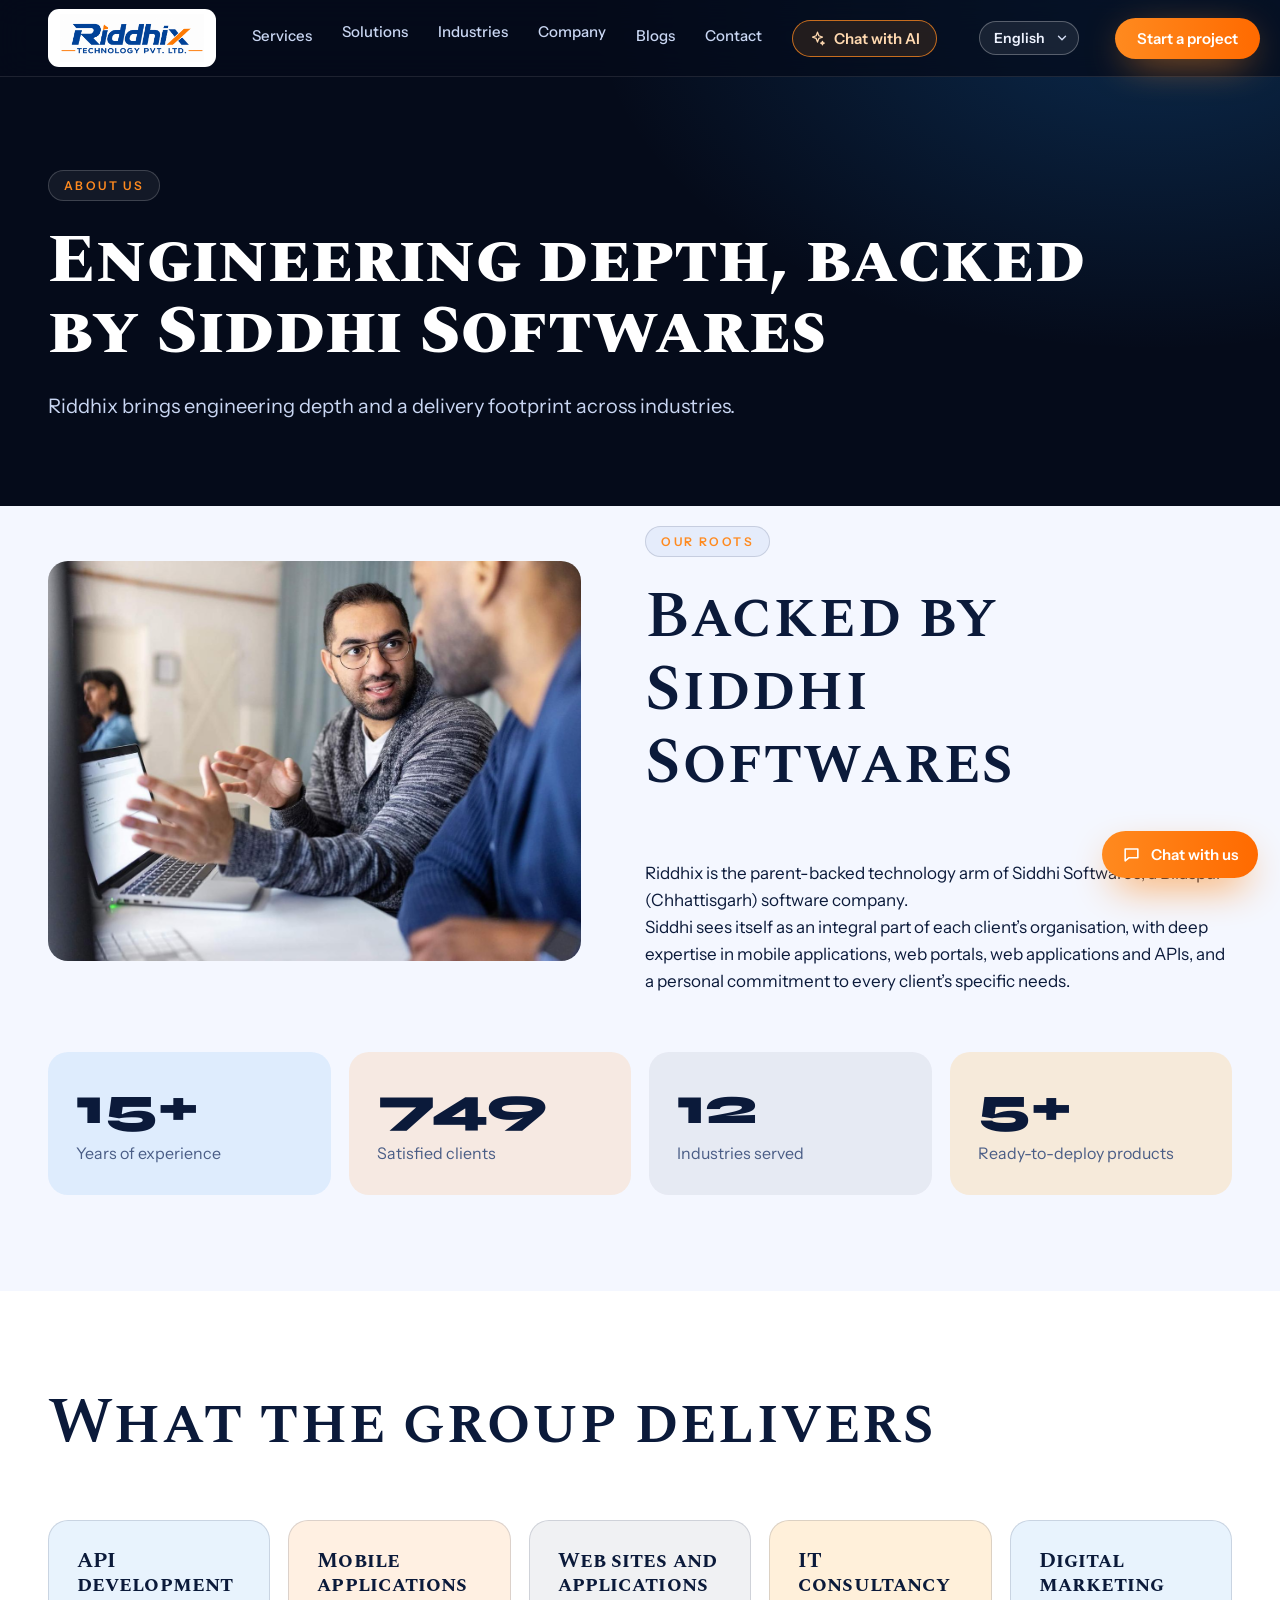
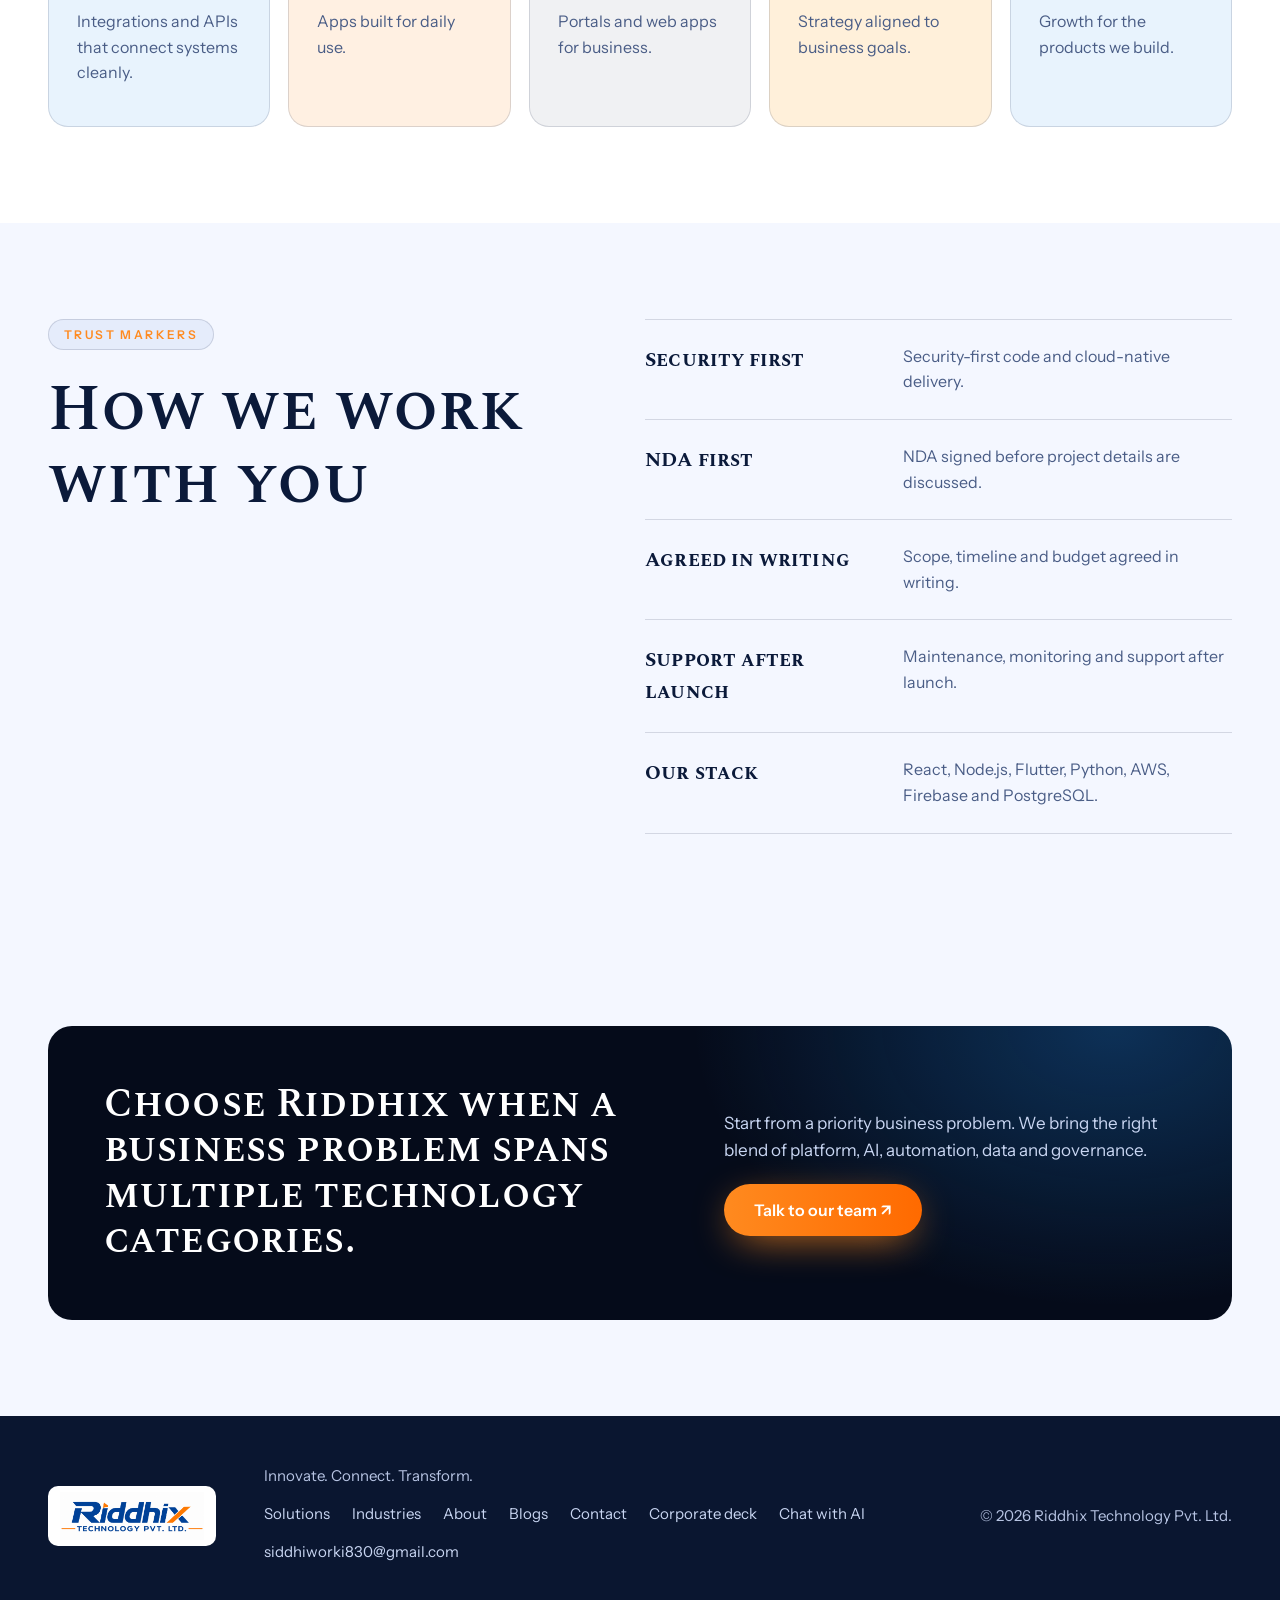
<file: about.html>
<!DOCTYPE html><html lang="en"><head><meta charset="utf-8"><meta name="viewport" content="width=device-width,initial-scale=1"><title>About | Riddhix Technology</title><meta name="description" content="Riddhix is the technology arm of Siddhi Softwares, Bilaspur, with 15+ years of delivery."><meta name="theme-color" content="#050b1a"><link rel="icon" href="assets/favicon.png"><link rel="preconnect" href="https://fonts.googleapis.com"><link rel="preconnect" href="https://fonts.gstatic.com" crossorigin><link href="https://fonts.googleapis.com/css2?family=Instrument+Sans:wght@400;500;600&family=Spectral+SC:wght@500;600;700&family=Syne:wght@600;700;800&display=swap" rel="stylesheet"><link rel="stylesheet" href="css/style.css"><link rel="stylesheet" href="css/pages.css"></head><body><a class="skip" href="#top">Skip to content</a><header id="hd"><div class="w nav"><a href="index.html" class="brand"><img src="assets/logo.png" alt="Riddhix Technology Pvt. Ltd."></a>
<nav id="nv" aria-label="Primary"><a href="index.html#services">Services</a><div class="dd"><a class="dd-t" href="solutions.html">Solutions</a><div class="dd-m"><a href="solutions.html#s2p">Source-to-Pay</a><a href="solutions.html#ai">Enterprise AI</a><a href="solutions.html#data">Data quality and MDM</a><a href="solutions.html#outcomes">How we create outcomes</a></div></div><div class="dd"><a class="dd-t" href="industries.html">Industries</a><div class="dd-m"><a href="industries.html#power">Power and coal</a><a href="industries.html#education">Education</a><a href="industries.html#ready">Ready solutions</a><a href="index.html#sectors">Sectors we serve</a></div></div><div class="dd"><a class="dd-t" href="about.html">Company</a><div class="dd-m"><a href="about.html#siddhi">Siddhi Softwares</a><a href="about.html#trust">Trust markers</a><a href="index.html#process">Our process</a><a href="index.html#faq">FAQ</a></div></div><a href="blog.html">Blogs</a><a href="contact.html">Contact</a><button type="button" class="nv-chat" data-chat-open><svg viewBox="0 0 24 24" aria-hidden="true"><path d="M12 3l1.9 5.1L19 10l-5.1 1.9L12 17l-1.9-5.1L5 10l5.1-1.9z"/><path d="M19 16l.7 1.8L21.5 18.5l-1.8.7L19 21l-.7-1.8-1.8-.7 1.8-.7z"/></svg><span>Chat with AI</span></button></nav>
<label class="vh" for="lang">Language</label><select id="lang" class="lang-sel" aria-label="Language"><option value="en">English</option><option value="hi">हिन्दी</option><option value="es">Español</option><option value="ja">日本語</option></select>
<a href="contact.html" class="btn mag sm">Start a project</a><button id="bm" type="button" aria-label="Open menu" aria-expanded="false" aria-controls="nv"><span></span><span></span></button>
</div></header><main id="top" tabindex="-1"><section class="x-ph"><div class="w"><span class="tag">About us</span><h1>Engineering depth, backed by Siddhi Softwares</h1><p>Riddhix brings engineering depth and a delivery footprint across industries.</p></div></section>
<section class="x-sec" id="siddhi" style="padding-top:20px"><div class="w"><div class="x-split"><div class="x-panel"><img src="assets/img/team-engineers.jpg" alt="Riddhix engineers collaborating on a project" loading="lazy" decoding="async"></div><div><span class="tag">Our roots</span><h2>Backed by Siddhi Softwares</h2><p>Riddhix is the parent-backed technology arm of Siddhi Softwares, a Bilaspur (Chhattisgarh) software company.</p><p>Siddhi sees itself as an integral part of each client’s organisation, with deep expertise in mobile applications, web portals, web applications and APIs, and a personal commitment to every client’s specific needs.</p></div></div>
<div class="x-stats" style="margin-top:56px"><div class="x-stat x-b1"><b>15+</b><span>Years of experience</span></div><div class="x-stat x-b2"><b>749</b><span>Satisfied clients</span></div><div class="x-stat x-b3"><b>12</b><span>Industries served</span></div><div class="x-stat x-b4"><b>5+</b><span>Ready-to-deploy products</span></div></div></div></section>
<section class="x-sec x-alt"><div class="w"><h2>What the group delivers</h2><div class="x-grid x-g5" style="margin-top:28px"><div class="x-card x-b1"><h3>API development</h3><p>Integrations and APIs that connect systems cleanly.</p></div><div class="x-card x-b2"><h3>Mobile applications</h3><p>Apps built for daily use.</p></div><div class="x-card x-b3"><h3>Web sites and applications</h3><p>Portals and web apps for business.</p></div><div class="x-card x-b4"><h3>IT consultancy</h3><p>Strategy aligned to business goals.</p></div><div class="x-card x-b1"><h3>Digital marketing</h3><p>Growth for the products we build.</p></div></div></div></section>
<section class="x-sec" id="trust"><div class="w"><div class="x-split x-top"><div><span class="tag">Trust markers</span><h2>How we work with you</h2></div><div class="x-rows"><div class="x-row"><h3>Security first</h3><p>Security-first code and cloud-native delivery.</p></div><div class="x-row"><h3>NDA first</h3><p>NDA signed before project details are discussed.</p></div><div class="x-row"><h3>Agreed in writing</h3><p>Scope, timeline and budget agreed in writing.</p></div><div class="x-row"><h3>Support after launch</h3><p>Maintenance, monitoring and support after launch.</p></div><div class="x-row"><h3>Our stack</h3><p>React, Node.js, Flutter, Python, AWS, Firebase and PostgreSQL.</p></div></div></div></div></section><section class="x-sec"><div class="w"><div class="x-cta"><h2>Choose Riddhix when a business problem spans multiple technology categories.</h2><div><p>Start from a priority business problem. We bring the right blend of platform, AI, automation, data and governance.</p><a class="btn" href="contact.html">Talk to our team ↗</a></div></div></div></section></main><footer><div class="w ft"><img src="assets/logo.png" alt="Riddhix Technology Pvt. Ltd."><div class="ft-mid"><p>Innovate. Connect. Transform.</p><nav class="ft-nav" aria-label="Footer"><a href="solutions.html">Solutions</a><a href="industries.html">Industries</a><a href="about.html">About</a><a href="blog.html">Blogs</a><a href="contact.html">Contact</a><a href="assets/Riddhix-Corporate-Deck.pdf" download="Riddhix-Corporate-Deck.pdf">Corporate deck</a><button type="button" data-chat-open>Chat with AI</button><a href="mailto:siddhiworki830@gmail.com">siddhiworki830@gmail.com</a></nav></div><p class="ft-c">&copy; 2026 Riddhix Technology Pvt. Ltd.</p></div></footer><button type="button" class="chat-fab" id="chat-fab" data-chat-open aria-label="Chat with us"><svg viewBox="0 0 24 24" aria-hidden="true"><path d="M4 5h16v11H9l-5 4z"/></svg><span>Chat with us</span></button>

<div class="cx" id="chat" role="dialog" aria-modal="true" aria-labelledby="cx-title" aria-describedby="cx-sub" tabindex="-1" hidden>
<div class="cx-app">
<header class="cx-h"><button type="button" id="chat-close" class="cx-ib" aria-label="Close chat and return to the website"><svg viewBox="0 0 24 24" aria-hidden="true"><path d="M15 5l-7 7 7 7"/></svg></button>
<span class="av" aria-hidden="true">R</span><div class="chat-t"><b id="cx-title">Riddhix Assistant</b><small id="cx-sub"><i class="live"></i><span id="cx-status">Online &middot; replies instantly</span></small></div>
<select id="lang2" class="lang-sel" aria-label="Language"><option value="en">English</option><option value="hi">हिन्दी</option><option value="es">Español</option><option value="ja">日本語</option></select>
<button type="button" id="chat-reset" class="cx-ib" aria-label="Start a new conversation" title="New conversation"><svg viewBox="0 0 24 24" aria-hidden="true"><path d="M12 5v14M5 12h14"/></svg></button></header>
<div class="cx-body"><div class="chat-log" id="chat-log" role="log" aria-live="polite" aria-relevant="additions" aria-label="Conversation" tabindex="0">
<div class="cx-empty" id="cx-empty"><span class="av big" aria-hidden="true">R</span><h2>How can we help?</h2><p>Ask about our services, or tell us what you want to build. I&rsquo;ll ask a few questions and pass a clear brief to our team.</p>
<div class="cx-sug" role="group" aria-label="Suggested questions"><button type="button" class="qb">I need a website for my business</button><button type="button" class="qb">I want to build a mobile app</button><button type="button" class="qb">I need IoT monitoring for my devices</button><button type="button" class="qb">I need billing or custom software</button><button type="button" class="qb">Can AI or automation help my business?</button><button type="button" class="qb">How does your process work?</button></div></div>
</div><button type="button" id="cx-jump" class="cx-jump" hidden>New messages <svg viewBox="0 0 24 24" aria-hidden="true"><path d="M12 5v14M5 12l7 7 7-7"/></svg></button></div>
<div class="chat-qr" id="chat-qr"></div>
<form class="cx-in" id="chat-form" autocomplete="off"><label class="vh" for="chat-input">Type your message</label><textarea id="chat-input" name="message" rows="1" maxlength="1000" placeholder="Type your message&hellip;" enterkeyhint="send"></textarea><button type="submit" id="chat-send" aria-label="Send message"><svg viewBox="0 0 24 24" aria-hidden="true"><path d="M12 19V5M5 12l7-7 7 7"/></svg></button></form>
<p class="chat-note">Enter to send &middot; Shift+Enter for a new line. We never ask for passwords or card details.</p>
</div></div>

<script defer src="js/config.js"></script><script defer src="js/i18n.js"></script><script defer src="js/pages.js"></script><script defer src="js/chatbot.js"></script></body></html>
</file>
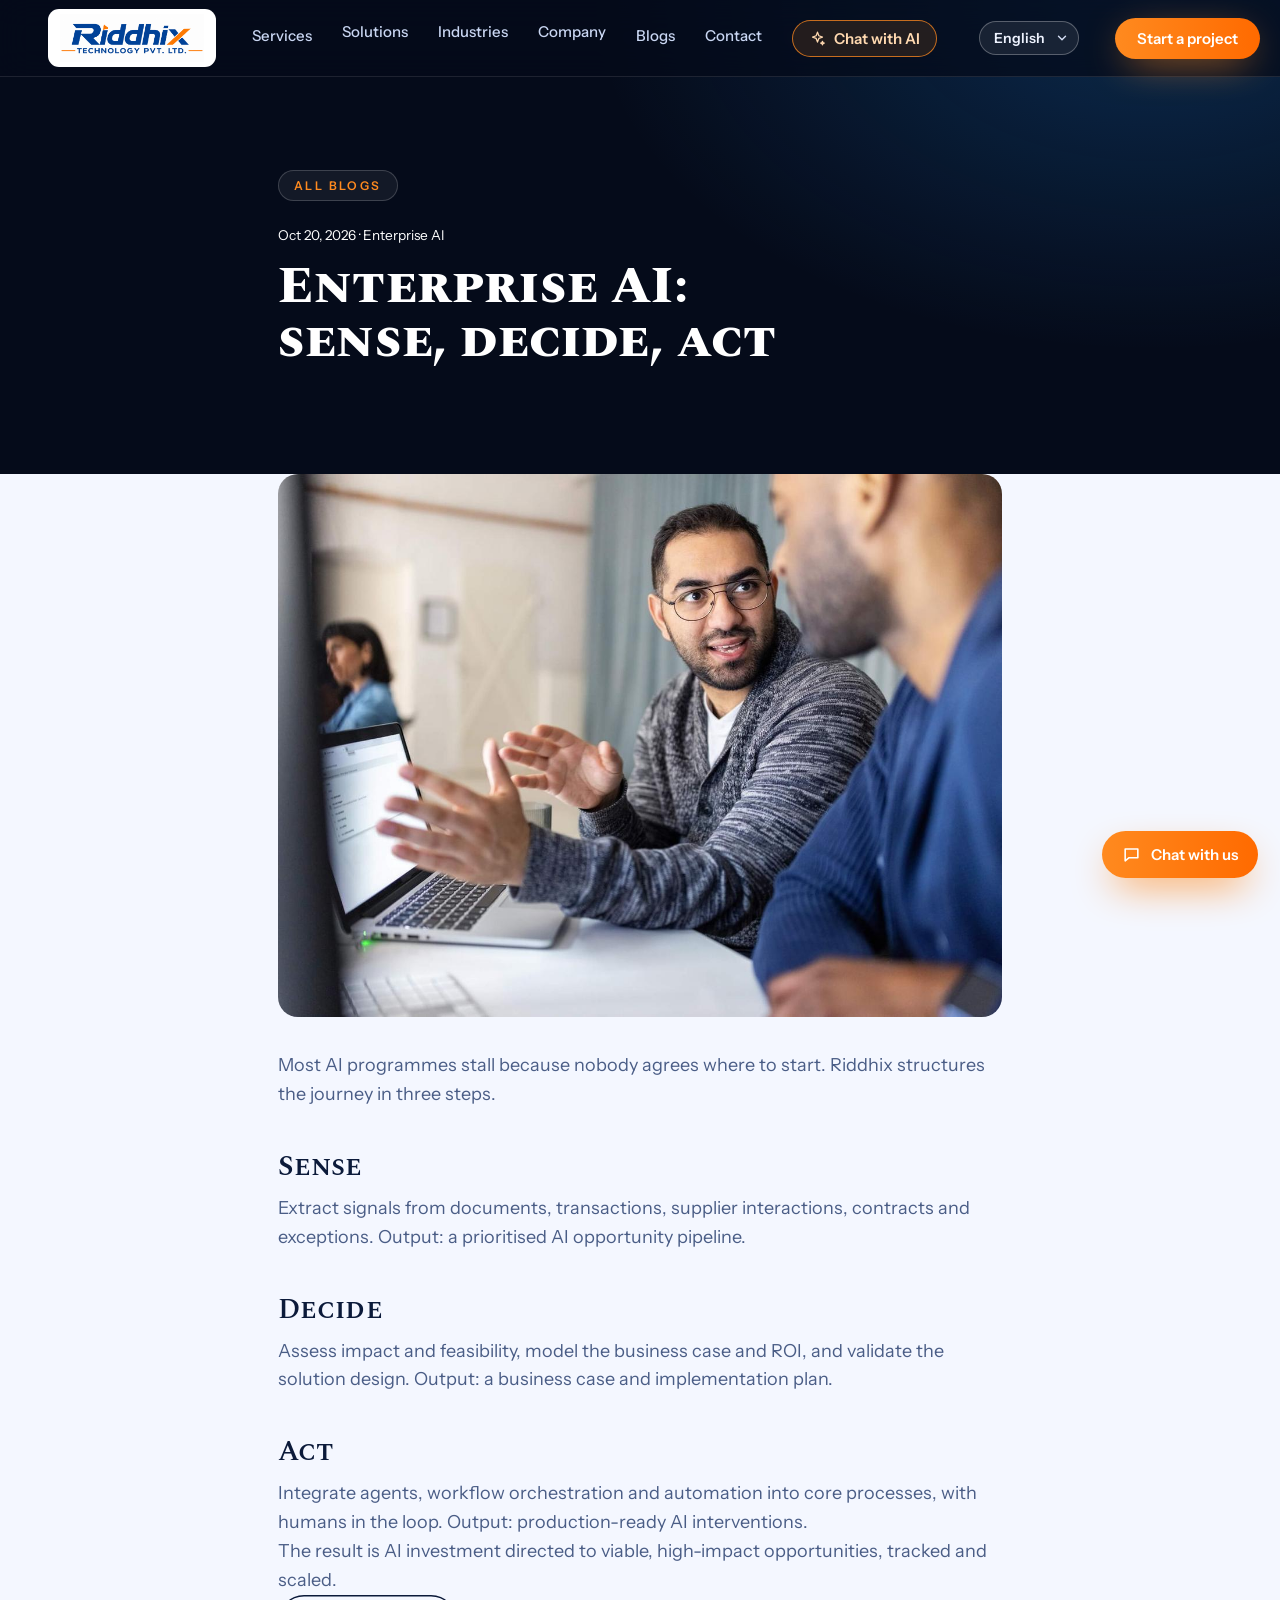
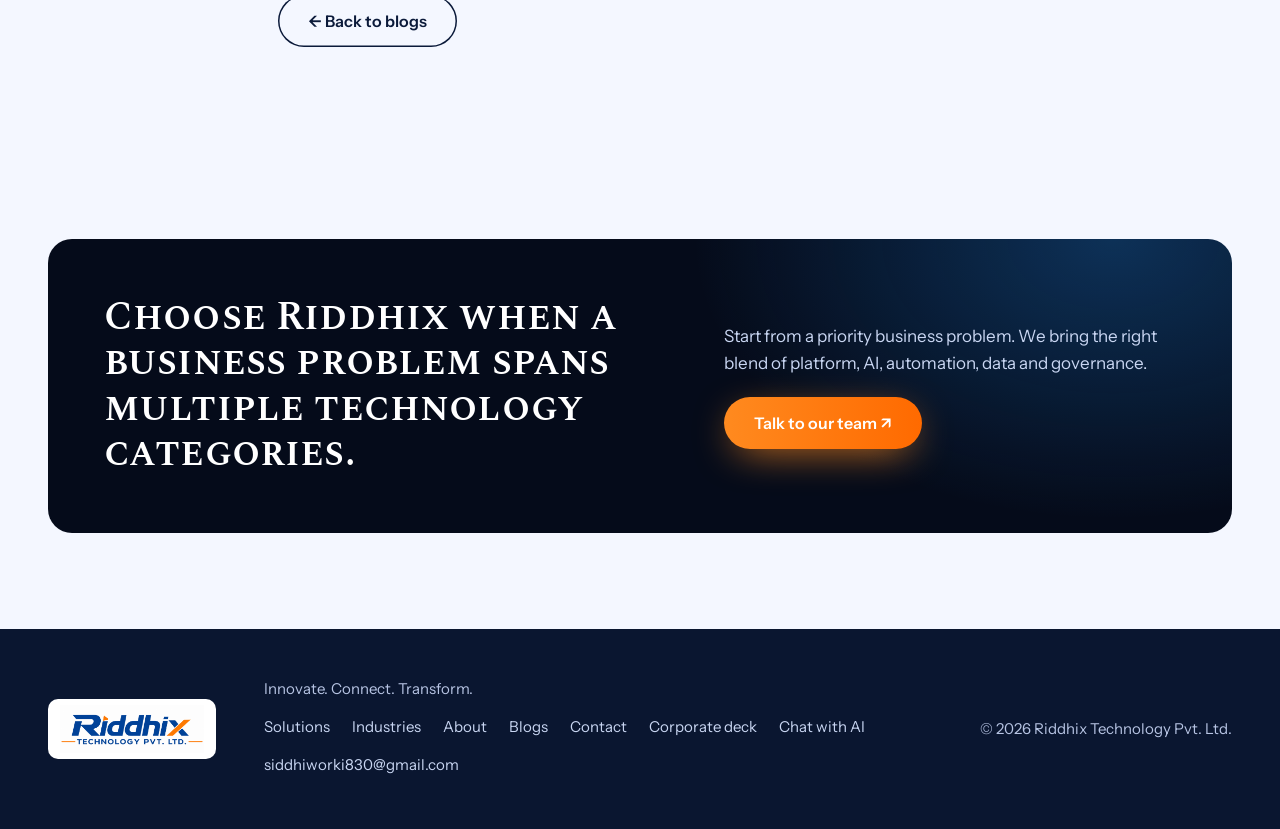
<file: blog-enterprise-ai-sense-decide-act.html>
<!DOCTYPE html><html lang="en"><head><meta charset="utf-8"><meta name="viewport" content="width=device-width,initial-scale=1"><title>Enterprise AI: sense, decide, act | Riddhix Technology</title><meta name="description" content="A practical path from operational signals to production-ready AI."><meta name="theme-color" content="#050b1a"><link rel="icon" href="assets/favicon.png"><link rel="preconnect" href="https://fonts.googleapis.com"><link rel="preconnect" href="https://fonts.gstatic.com" crossorigin><link href="https://fonts.googleapis.com/css2?family=Instrument+Sans:wght@400;500;600&family=Spectral+SC:wght@500;600;700&family=Syne:wght@600;700;800&display=swap" rel="stylesheet"><link rel="stylesheet" href="css/style.css"><link rel="stylesheet" href="css/pages.css"></head><body><a class="skip" href="#top">Skip to content</a><header id="hd"><div class="w nav"><a href="index.html" class="brand"><img src="assets/logo.png" alt="Riddhix Technology Pvt. Ltd."></a>
<nav id="nv" aria-label="Primary"><a href="index.html#services">Services</a><div class="dd"><a class="dd-t" href="solutions.html">Solutions</a><div class="dd-m"><a href="solutions.html#s2p">Source-to-Pay</a><a href="solutions.html#ai">Enterprise AI</a><a href="solutions.html#data">Data quality and MDM</a><a href="solutions.html#outcomes">How we create outcomes</a></div></div><div class="dd"><a class="dd-t" href="industries.html">Industries</a><div class="dd-m"><a href="industries.html#power">Power and coal</a><a href="industries.html#education">Education</a><a href="industries.html#ready">Ready solutions</a><a href="index.html#sectors">Sectors we serve</a></div></div><div class="dd"><a class="dd-t" href="about.html">Company</a><div class="dd-m"><a href="about.html#siddhi">Siddhi Softwares</a><a href="about.html#trust">Trust markers</a><a href="index.html#process">Our process</a><a href="index.html#faq">FAQ</a></div></div><a href="blog.html">Blogs</a><a href="contact.html">Contact</a><button type="button" class="nv-chat" data-chat-open><svg viewBox="0 0 24 24" aria-hidden="true"><path d="M12 3l1.9 5.1L19 10l-5.1 1.9L12 17l-1.9-5.1L5 10l5.1-1.9z"/><path d="M19 16l.7 1.8L21.5 18.5l-1.8.7L19 21l-.7-1.8-1.8-.7 1.8-.7z"/></svg><span>Chat with AI</span></button></nav>
<label class="vh" for="lang">Language</label><select id="lang" class="lang-sel" aria-label="Language"><option value="en">English</option><option value="hi">हिन्दी</option><option value="es">Español</option><option value="ja">日本語</option></select>
<a href="contact.html" class="btn mag sm">Start a project</a><button id="bm" type="button" aria-label="Open menu" aria-expanded="false" aria-controls="nv"><span></span><span></span></button>
</div></header><main id="top" tabindex="-1"><section class="x-ph"><div class="w x-post"><a href="blog.html" class="tag">All blogs</a><div class="x-m" style="font-size:.85rem;color:var(--mute)">Oct 20, 2026 · Enterprise AI</div><h1 style="font-size:clamp(2rem,4.2vw,3.2rem)">Enterprise AI: sense, decide, act</h1></div></section><section class="x-sec" style="padding-top:0"><div class="w x-post"><div class="x-panel"><img src="assets/img/team-engineers.jpg" alt="Engineers discussing a project" loading="lazy" decoding="async"></div><p>Most AI programmes stall because nobody agrees where to start. Riddhix structures the journey in three steps.</p><h2>Sense</h2><p>Extract signals from documents, transactions, supplier interactions, contracts and exceptions. Output: a prioritised AI opportunity pipeline.</p><h2>Decide</h2><p>Assess impact and feasibility, model the business case and ROI, and validate the solution design. Output: a business case and implementation plan.</p><h2>Act</h2><p>Integrate agents, workflow orchestration and automation into core processes, with humans in the loop. Output: production-ready AI interventions.</p><p>The result is AI investment directed to viable, high-impact opportunities, tracked and scaled.</p><a class="btn ghost" href="blog.html">← Back to blogs</a></div></section><section class="x-sec"><div class="w"><div class="x-cta"><h2>Choose Riddhix when a business problem spans multiple technology categories.</h2><div><p>Start from a priority business problem. We bring the right blend of platform, AI, automation, data and governance.</p><a class="btn" href="contact.html">Talk to our team ↗</a></div></div></div></section></main><footer><div class="w ft"><img src="assets/logo.png" alt="Riddhix Technology Pvt. Ltd."><div class="ft-mid"><p>Innovate. Connect. Transform.</p><nav class="ft-nav" aria-label="Footer"><a href="solutions.html">Solutions</a><a href="industries.html">Industries</a><a href="about.html">About</a><a href="blog.html">Blogs</a><a href="contact.html">Contact</a><a href="assets/Riddhix-Corporate-Deck.pdf" download="Riddhix-Corporate-Deck.pdf">Corporate deck</a><button type="button" data-chat-open>Chat with AI</button><a href="mailto:siddhiworki830@gmail.com">siddhiworki830@gmail.com</a></nav></div><p class="ft-c">&copy; 2026 Riddhix Technology Pvt. Ltd.</p></div></footer><button type="button" class="chat-fab" id="chat-fab" data-chat-open aria-label="Chat with us"><svg viewBox="0 0 24 24" aria-hidden="true"><path d="M4 5h16v11H9l-5 4z"/></svg><span>Chat with us</span></button>

<div class="cx" id="chat" role="dialog" aria-modal="true" aria-labelledby="cx-title" aria-describedby="cx-sub" tabindex="-1" hidden>
<div class="cx-app">
<header class="cx-h"><button type="button" id="chat-close" class="cx-ib" aria-label="Close chat and return to the website"><svg viewBox="0 0 24 24" aria-hidden="true"><path d="M15 5l-7 7 7 7"/></svg></button>
<span class="av" aria-hidden="true">R</span><div class="chat-t"><b id="cx-title">Riddhix Assistant</b><small id="cx-sub"><i class="live"></i><span id="cx-status">Online &middot; replies instantly</span></small></div>
<select id="lang2" class="lang-sel" aria-label="Language"><option value="en">English</option><option value="hi">हिन्दी</option><option value="es">Español</option><option value="ja">日本語</option></select>
<button type="button" id="chat-reset" class="cx-ib" aria-label="Start a new conversation" title="New conversation"><svg viewBox="0 0 24 24" aria-hidden="true"><path d="M12 5v14M5 12h14"/></svg></button></header>
<div class="cx-body"><div class="chat-log" id="chat-log" role="log" aria-live="polite" aria-relevant="additions" aria-label="Conversation" tabindex="0">
<div class="cx-empty" id="cx-empty"><span class="av big" aria-hidden="true">R</span><h2>How can we help?</h2><p>Ask about our services, or tell us what you want to build. I&rsquo;ll ask a few questions and pass a clear brief to our team.</p>
<div class="cx-sug" role="group" aria-label="Suggested questions"><button type="button" class="qb">I need a website for my business</button><button type="button" class="qb">I want to build a mobile app</button><button type="button" class="qb">I need IoT monitoring for my devices</button><button type="button" class="qb">I need billing or custom software</button><button type="button" class="qb">Can AI or automation help my business?</button><button type="button" class="qb">How does your process work?</button></div></div>
</div><button type="button" id="cx-jump" class="cx-jump" hidden>New messages <svg viewBox="0 0 24 24" aria-hidden="true"><path d="M12 5v14M5 12l7 7 7-7"/></svg></button></div>
<div class="chat-qr" id="chat-qr"></div>
<form class="cx-in" id="chat-form" autocomplete="off"><label class="vh" for="chat-input">Type your message</label><textarea id="chat-input" name="message" rows="1" maxlength="1000" placeholder="Type your message&hellip;" enterkeyhint="send"></textarea><button type="submit" id="chat-send" aria-label="Send message"><svg viewBox="0 0 24 24" aria-hidden="true"><path d="M12 19V5M5 12l7-7 7 7"/></svg></button></form>
<p class="chat-note">Enter to send &middot; Shift+Enter for a new line. We never ask for passwords or card details.</p>
</div></div>

<script defer src="js/config.js"></script><script defer src="js/i18n.js"></script><script defer src="js/pages.js"></script><script defer src="js/chatbot.js"></script></body></html>
</file>
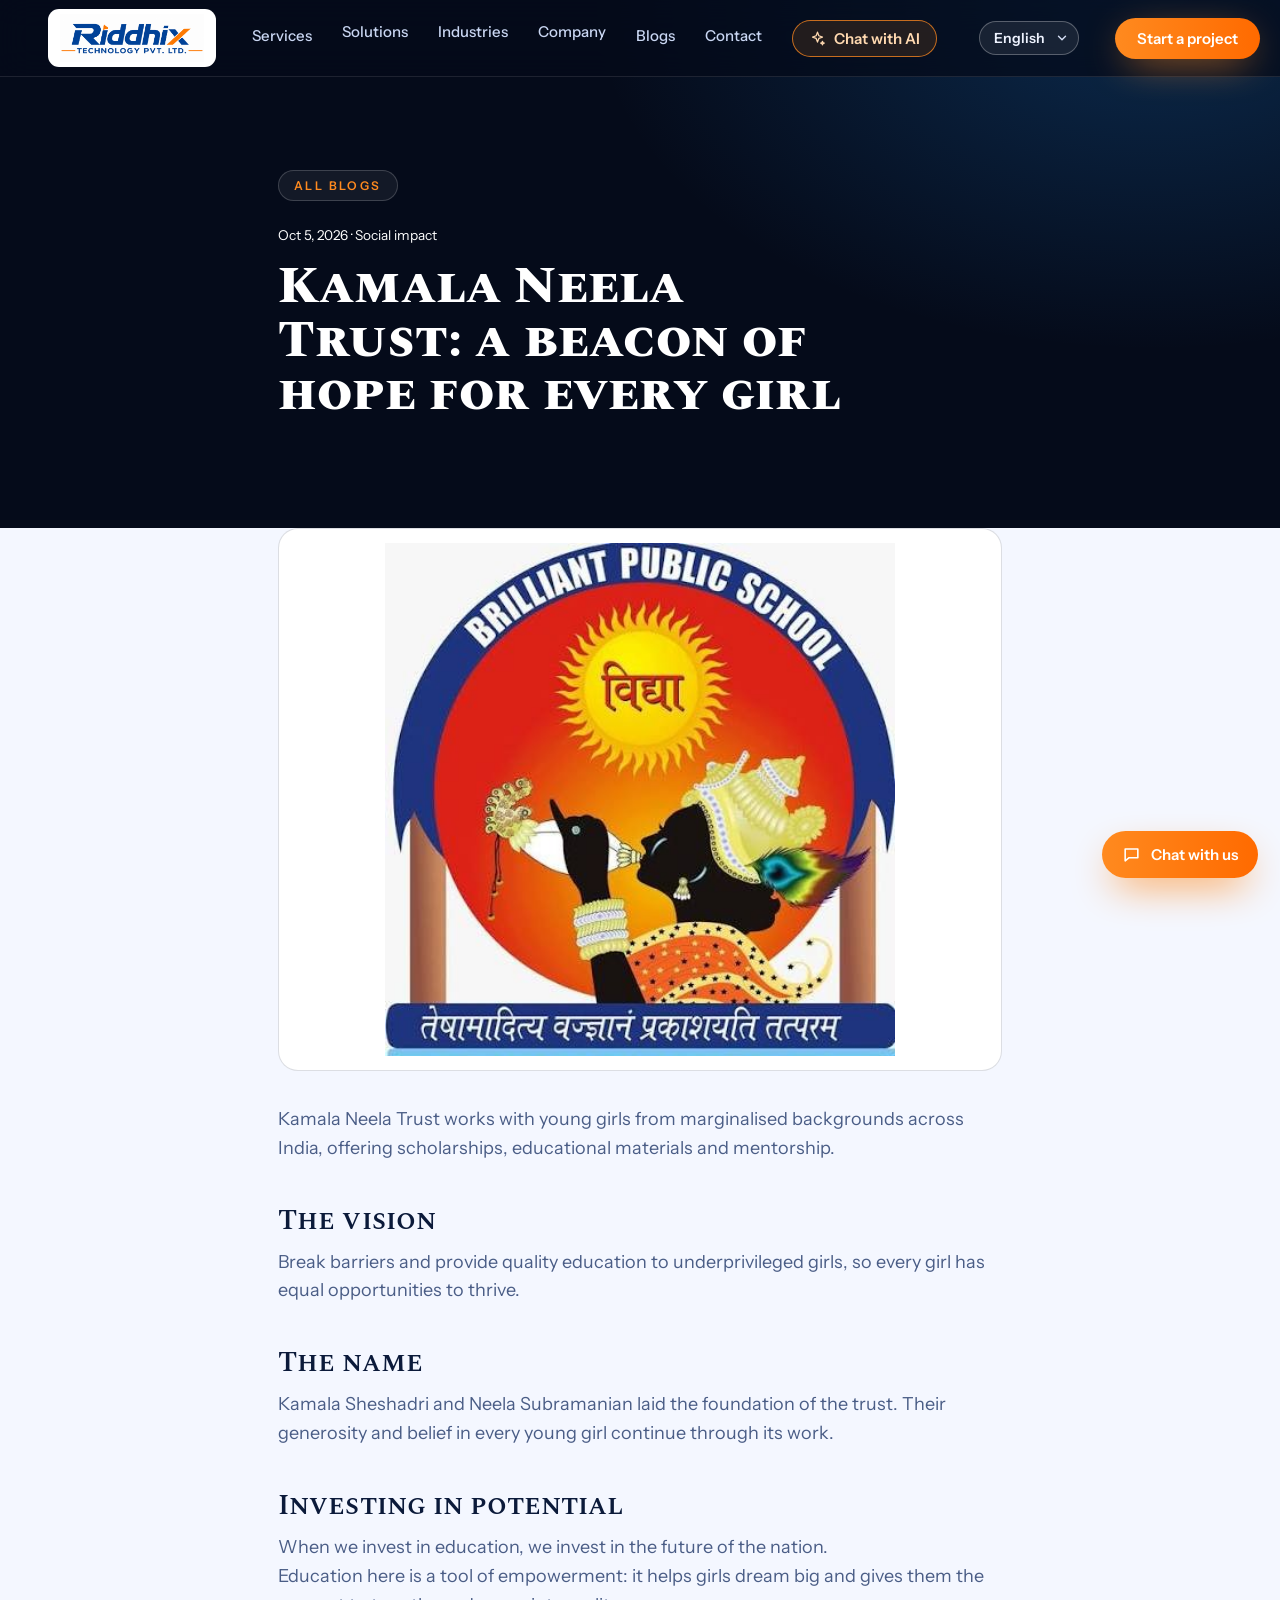
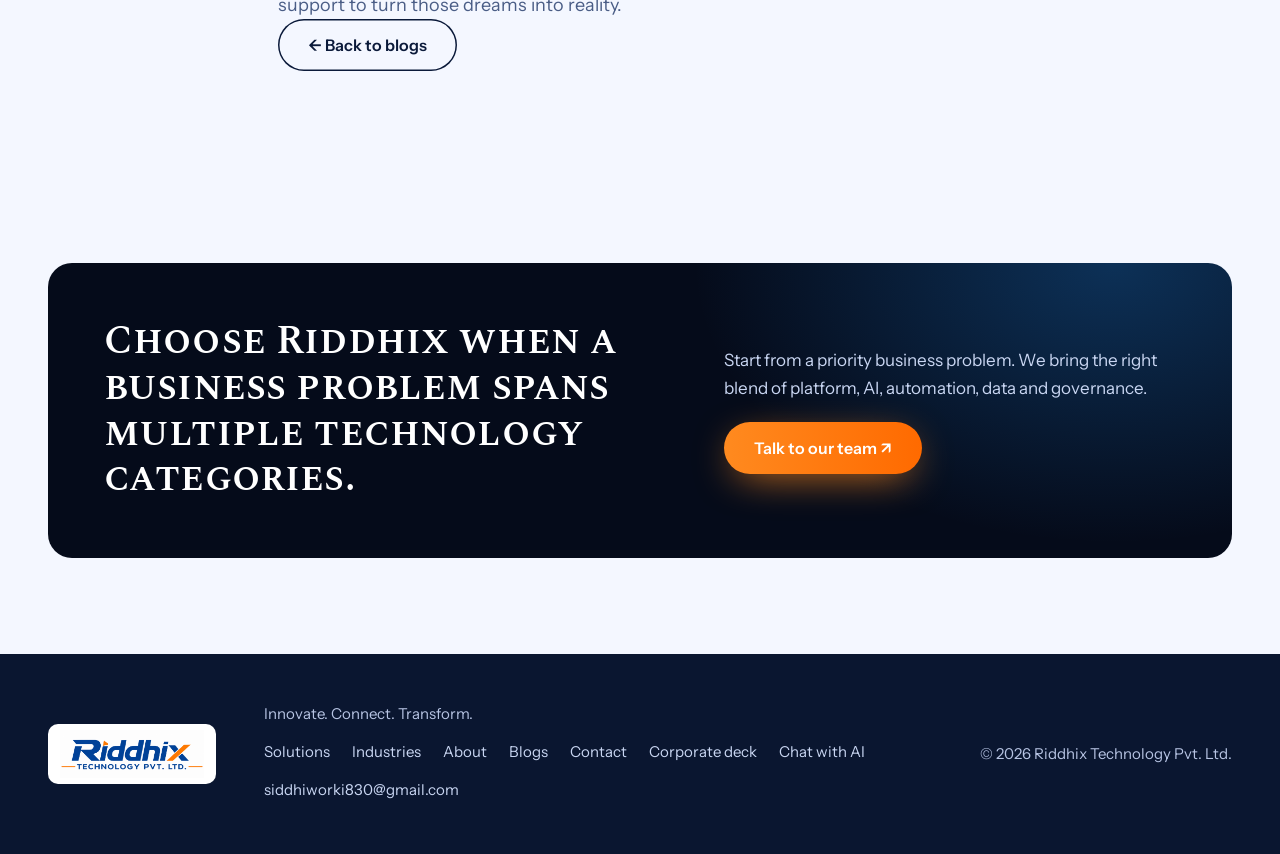
<file: blog-kamala-neela-trust-educating-every-girl.html>
<!DOCTYPE html><html lang="en"><head><meta charset="utf-8"><meta name="viewport" content="width=device-width,initial-scale=1"><title>Kamala Neela Trust: a beacon of hope for every girl | Riddhix Technology</title><meta name="description" content="A trust built on the belief that educated girls change their communities."><meta name="theme-color" content="#050b1a"><link rel="icon" href="assets/favicon.png"><link rel="preconnect" href="https://fonts.googleapis.com"><link rel="preconnect" href="https://fonts.gstatic.com" crossorigin><link href="https://fonts.googleapis.com/css2?family=Instrument+Sans:wght@400;500;600&family=Spectral+SC:wght@500;600;700&family=Syne:wght@600;700;800&display=swap" rel="stylesheet"><link rel="stylesheet" href="css/style.css"><link rel="stylesheet" href="css/pages.css"></head><body><a class="skip" href="#top">Skip to content</a><header id="hd"><div class="w nav"><a href="index.html" class="brand"><img src="assets/logo.png" alt="Riddhix Technology Pvt. Ltd."></a>
<nav id="nv" aria-label="Primary"><a href="index.html#services">Services</a><div class="dd"><a class="dd-t" href="solutions.html">Solutions</a><div class="dd-m"><a href="solutions.html#s2p">Source-to-Pay</a><a href="solutions.html#ai">Enterprise AI</a><a href="solutions.html#data">Data quality and MDM</a><a href="solutions.html#outcomes">How we create outcomes</a></div></div><div class="dd"><a class="dd-t" href="industries.html">Industries</a><div class="dd-m"><a href="industries.html#power">Power and coal</a><a href="industries.html#education">Education</a><a href="industries.html#ready">Ready solutions</a><a href="index.html#sectors">Sectors we serve</a></div></div><div class="dd"><a class="dd-t" href="about.html">Company</a><div class="dd-m"><a href="about.html#siddhi">Siddhi Softwares</a><a href="about.html#trust">Trust markers</a><a href="index.html#process">Our process</a><a href="index.html#faq">FAQ</a></div></div><a href="blog.html">Blogs</a><a href="contact.html">Contact</a><button type="button" class="nv-chat" data-chat-open><svg viewBox="0 0 24 24" aria-hidden="true"><path d="M12 3l1.9 5.1L19 10l-5.1 1.9L12 17l-1.9-5.1L5 10l5.1-1.9z"/><path d="M19 16l.7 1.8L21.5 18.5l-1.8.7L19 21l-.7-1.8-1.8-.7 1.8-.7z"/></svg><span>Chat with AI</span></button></nav>
<label class="vh" for="lang">Language</label><select id="lang" class="lang-sel" aria-label="Language"><option value="en">English</option><option value="hi">हिन्दी</option><option value="es">Español</option><option value="ja">日本語</option></select>
<a href="contact.html" class="btn mag sm">Start a project</a><button id="bm" type="button" aria-label="Open menu" aria-expanded="false" aria-controls="nv"><span></span><span></span></button>
</div></header><main id="top" tabindex="-1"><section class="x-ph"><div class="w x-post"><a href="blog.html" class="tag">All blogs</a><div class="x-m" style="font-size:.85rem;color:var(--mute)">Oct 5, 2026 · Social impact</div><h1 style="font-size:clamp(2rem,4.2vw,3.2rem)">Kamala Neela Trust: a beacon of hope for every girl</h1></div></section><section class="x-sec" style="padding-top:0"><div class="w x-post"><div class="x-panel x-contain"><img src="assets/img/education-brilliant-school.jpg" alt="Brilliant Public School emblem" loading="lazy" decoding="async"></div><p>Kamala Neela Trust works with young girls from marginalised backgrounds across India, offering scholarships, educational materials and mentorship.</p><h2>The vision</h2><p>Break barriers and provide quality education to underprivileged girls, so every girl has equal opportunities to thrive.</p><h2>The name</h2><p>Kamala Sheshadri and Neela Subramanian laid the foundation of the trust. Their generosity and belief in every young girl continue through its work.</p><h2>Investing in potential</h2><p>When we invest in education, we invest in the future of the nation.</p><p>Education here is a tool of empowerment: it helps girls dream big and gives them the support to turn those dreams into reality.</p><a class="btn ghost" href="blog.html">← Back to blogs</a></div></section><section class="x-sec"><div class="w"><div class="x-cta"><h2>Choose Riddhix when a business problem spans multiple technology categories.</h2><div><p>Start from a priority business problem. We bring the right blend of platform, AI, automation, data and governance.</p><a class="btn" href="contact.html">Talk to our team ↗</a></div></div></div></section></main><footer><div class="w ft"><img src="assets/logo.png" alt="Riddhix Technology Pvt. Ltd."><div class="ft-mid"><p>Innovate. Connect. Transform.</p><nav class="ft-nav" aria-label="Footer"><a href="solutions.html">Solutions</a><a href="industries.html">Industries</a><a href="about.html">About</a><a href="blog.html">Blogs</a><a href="contact.html">Contact</a><a href="assets/Riddhix-Corporate-Deck.pdf" download="Riddhix-Corporate-Deck.pdf">Corporate deck</a><button type="button" data-chat-open>Chat with AI</button><a href="mailto:siddhiworki830@gmail.com">siddhiworki830@gmail.com</a></nav></div><p class="ft-c">&copy; 2026 Riddhix Technology Pvt. Ltd.</p></div></footer><button type="button" class="chat-fab" id="chat-fab" data-chat-open aria-label="Chat with us"><svg viewBox="0 0 24 24" aria-hidden="true"><path d="M4 5h16v11H9l-5 4z"/></svg><span>Chat with us</span></button>

<div class="cx" id="chat" role="dialog" aria-modal="true" aria-labelledby="cx-title" aria-describedby="cx-sub" tabindex="-1" hidden>
<div class="cx-app">
<header class="cx-h"><button type="button" id="chat-close" class="cx-ib" aria-label="Close chat and return to the website"><svg viewBox="0 0 24 24" aria-hidden="true"><path d="M15 5l-7 7 7 7"/></svg></button>
<span class="av" aria-hidden="true">R</span><div class="chat-t"><b id="cx-title">Riddhix Assistant</b><small id="cx-sub"><i class="live"></i><span id="cx-status">Online &middot; replies instantly</span></small></div>
<select id="lang2" class="lang-sel" aria-label="Language"><option value="en">English</option><option value="hi">हिन्दी</option><option value="es">Español</option><option value="ja">日本語</option></select>
<button type="button" id="chat-reset" class="cx-ib" aria-label="Start a new conversation" title="New conversation"><svg viewBox="0 0 24 24" aria-hidden="true"><path d="M12 5v14M5 12h14"/></svg></button></header>
<div class="cx-body"><div class="chat-log" id="chat-log" role="log" aria-live="polite" aria-relevant="additions" aria-label="Conversation" tabindex="0">
<div class="cx-empty" id="cx-empty"><span class="av big" aria-hidden="true">R</span><h2>How can we help?</h2><p>Ask about our services, or tell us what you want to build. I&rsquo;ll ask a few questions and pass a clear brief to our team.</p>
<div class="cx-sug" role="group" aria-label="Suggested questions"><button type="button" class="qb">I need a website for my business</button><button type="button" class="qb">I want to build a mobile app</button><button type="button" class="qb">I need IoT monitoring for my devices</button><button type="button" class="qb">I need billing or custom software</button><button type="button" class="qb">Can AI or automation help my business?</button><button type="button" class="qb">How does your process work?</button></div></div>
</div><button type="button" id="cx-jump" class="cx-jump" hidden>New messages <svg viewBox="0 0 24 24" aria-hidden="true"><path d="M12 5v14M5 12l7 7 7-7"/></svg></button></div>
<div class="chat-qr" id="chat-qr"></div>
<form class="cx-in" id="chat-form" autocomplete="off"><label class="vh" for="chat-input">Type your message</label><textarea id="chat-input" name="message" rows="1" maxlength="1000" placeholder="Type your message&hellip;" enterkeyhint="send"></textarea><button type="submit" id="chat-send" aria-label="Send message"><svg viewBox="0 0 24 24" aria-hidden="true"><path d="M12 19V5M5 12l7-7 7 7"/></svg></button></form>
<p class="chat-note">Enter to send &middot; Shift+Enter for a new line. We never ask for passwords or card details.</p>
</div></div>

<script defer src="js/config.js"></script><script defer src="js/i18n.js"></script><script defer src="js/pages.js"></script><script defer src="js/chatbot.js"></script></body></html>
</file>
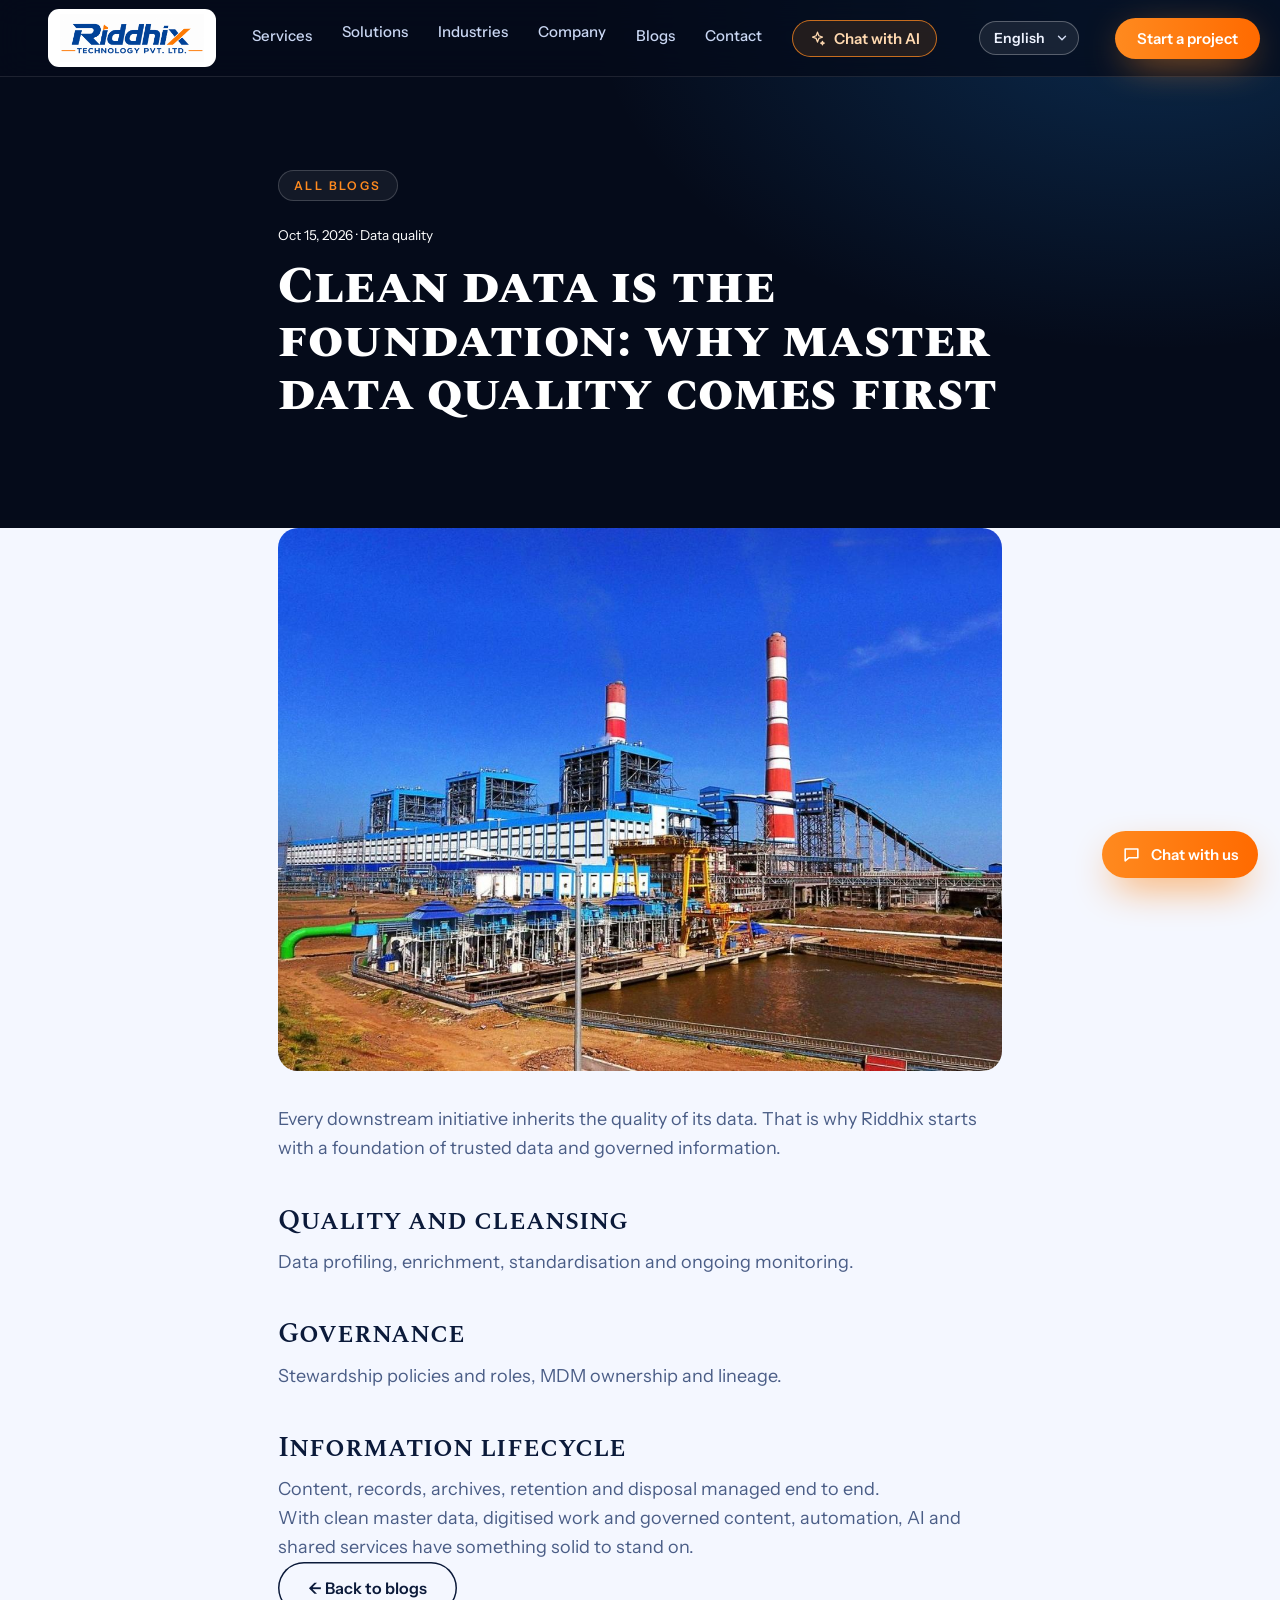
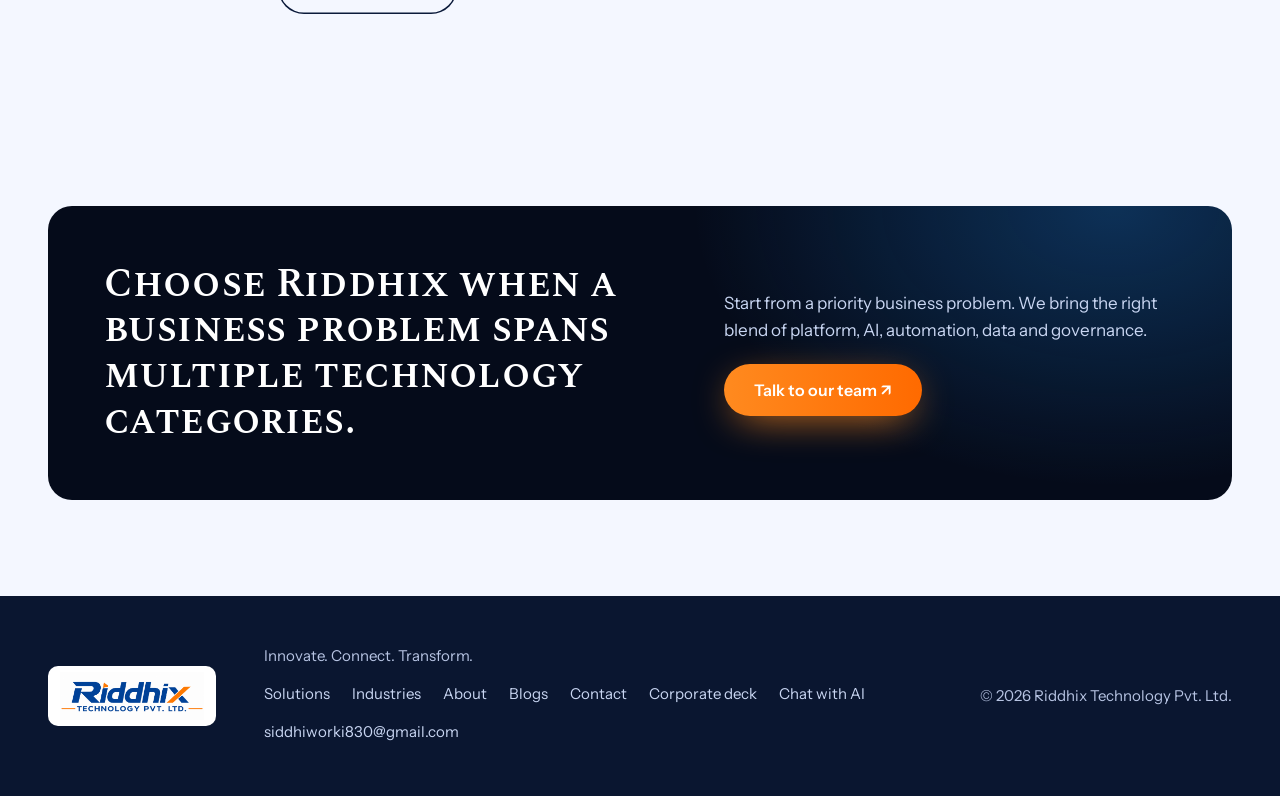
<file: blog-master-data-quality-comes-first.html>
<!DOCTYPE html><html lang="en"><head><meta charset="utf-8"><meta name="viewport" content="width=device-width,initial-scale=1"><title>Clean data is the foundation: why master data quality comes first | Riddhix Technology</title><meta name="description" content="Automation, analytics and AI are only as reliable as the master data behind them."><meta name="theme-color" content="#050b1a"><link rel="icon" href="assets/favicon.png"><link rel="preconnect" href="https://fonts.googleapis.com"><link rel="preconnect" href="https://fonts.gstatic.com" crossorigin><link href="https://fonts.googleapis.com/css2?family=Instrument+Sans:wght@400;500;600&family=Spectral+SC:wght@500;600;700&family=Syne:wght@600;700;800&display=swap" rel="stylesheet"><link rel="stylesheet" href="css/style.css"><link rel="stylesheet" href="css/pages.css"></head><body><a class="skip" href="#top">Skip to content</a><header id="hd"><div class="w nav"><a href="index.html" class="brand"><img src="assets/logo.png" alt="Riddhix Technology Pvt. Ltd."></a>
<nav id="nv" aria-label="Primary"><a href="index.html#services">Services</a><div class="dd"><a class="dd-t" href="solutions.html">Solutions</a><div class="dd-m"><a href="solutions.html#s2p">Source-to-Pay</a><a href="solutions.html#ai">Enterprise AI</a><a href="solutions.html#data">Data quality and MDM</a><a href="solutions.html#outcomes">How we create outcomes</a></div></div><div class="dd"><a class="dd-t" href="industries.html">Industries</a><div class="dd-m"><a href="industries.html#power">Power and coal</a><a href="industries.html#education">Education</a><a href="industries.html#ready">Ready solutions</a><a href="index.html#sectors">Sectors we serve</a></div></div><div class="dd"><a class="dd-t" href="about.html">Company</a><div class="dd-m"><a href="about.html#siddhi">Siddhi Softwares</a><a href="about.html#trust">Trust markers</a><a href="index.html#process">Our process</a><a href="index.html#faq">FAQ</a></div></div><a href="blog.html">Blogs</a><a href="contact.html">Contact</a><button type="button" class="nv-chat" data-chat-open><svg viewBox="0 0 24 24" aria-hidden="true"><path d="M12 3l1.9 5.1L19 10l-5.1 1.9L12 17l-1.9-5.1L5 10l5.1-1.9z"/><path d="M19 16l.7 1.8L21.5 18.5l-1.8.7L19 21l-.7-1.8-1.8-.7 1.8-.7z"/></svg><span>Chat with AI</span></button></nav>
<label class="vh" for="lang">Language</label><select id="lang" class="lang-sel" aria-label="Language"><option value="en">English</option><option value="hi">हिन्दी</option><option value="es">Español</option><option value="ja">日本語</option></select>
<a href="contact.html" class="btn mag sm">Start a project</a><button id="bm" type="button" aria-label="Open menu" aria-expanded="false" aria-controls="nv"><span></span><span></span></button>
</div></header><main id="top" tabindex="-1"><section class="x-ph"><div class="w x-post"><a href="blog.html" class="tag">All blogs</a><div class="x-m" style="font-size:.85rem;color:var(--mute)">Oct 15, 2026 · Data quality</div><h1 style="font-size:clamp(2rem,4.2vw,3.2rem)">Clean data is the foundation: why master data quality comes first</h1></div></section><section class="x-sec" style="padding-top:0"><div class="w x-post"><div class="x-panel"><img src="assets/img/plant-power.jpg" alt="Thermal power plant" loading="lazy" decoding="async"></div><p>Every downstream initiative inherits the quality of its data. That is why Riddhix starts with a foundation of trusted data and governed information.</p><h2>Quality and cleansing</h2><p>Data profiling, enrichment, standardisation and ongoing monitoring.</p><h2>Governance</h2><p>Stewardship policies and roles, MDM ownership and lineage.</p><h2>Information lifecycle</h2><p>Content, records, archives, retention and disposal managed end to end.</p><p>With clean master data, digitised work and governed content, automation, AI and shared services have something solid to stand on.</p><a class="btn ghost" href="blog.html">← Back to blogs</a></div></section><section class="x-sec"><div class="w"><div class="x-cta"><h2>Choose Riddhix when a business problem spans multiple technology categories.</h2><div><p>Start from a priority business problem. We bring the right blend of platform, AI, automation, data and governance.</p><a class="btn" href="contact.html">Talk to our team ↗</a></div></div></div></section></main><footer><div class="w ft"><img src="assets/logo.png" alt="Riddhix Technology Pvt. Ltd."><div class="ft-mid"><p>Innovate. Connect. Transform.</p><nav class="ft-nav" aria-label="Footer"><a href="solutions.html">Solutions</a><a href="industries.html">Industries</a><a href="about.html">About</a><a href="blog.html">Blogs</a><a href="contact.html">Contact</a><a href="assets/Riddhix-Corporate-Deck.pdf" download="Riddhix-Corporate-Deck.pdf">Corporate deck</a><button type="button" data-chat-open>Chat with AI</button><a href="mailto:siddhiworki830@gmail.com">siddhiworki830@gmail.com</a></nav></div><p class="ft-c">&copy; 2026 Riddhix Technology Pvt. Ltd.</p></div></footer><button type="button" class="chat-fab" id="chat-fab" data-chat-open aria-label="Chat with us"><svg viewBox="0 0 24 24" aria-hidden="true"><path d="M4 5h16v11H9l-5 4z"/></svg><span>Chat with us</span></button>

<div class="cx" id="chat" role="dialog" aria-modal="true" aria-labelledby="cx-title" aria-describedby="cx-sub" tabindex="-1" hidden>
<div class="cx-app">
<header class="cx-h"><button type="button" id="chat-close" class="cx-ib" aria-label="Close chat and return to the website"><svg viewBox="0 0 24 24" aria-hidden="true"><path d="M15 5l-7 7 7 7"/></svg></button>
<span class="av" aria-hidden="true">R</span><div class="chat-t"><b id="cx-title">Riddhix Assistant</b><small id="cx-sub"><i class="live"></i><span id="cx-status">Online &middot; replies instantly</span></small></div>
<select id="lang2" class="lang-sel" aria-label="Language"><option value="en">English</option><option value="hi">हिन्दी</option><option value="es">Español</option><option value="ja">日本語</option></select>
<button type="button" id="chat-reset" class="cx-ib" aria-label="Start a new conversation" title="New conversation"><svg viewBox="0 0 24 24" aria-hidden="true"><path d="M12 5v14M5 12h14"/></svg></button></header>
<div class="cx-body"><div class="chat-log" id="chat-log" role="log" aria-live="polite" aria-relevant="additions" aria-label="Conversation" tabindex="0">
<div class="cx-empty" id="cx-empty"><span class="av big" aria-hidden="true">R</span><h2>How can we help?</h2><p>Ask about our services, or tell us what you want to build. I&rsquo;ll ask a few questions and pass a clear brief to our team.</p>
<div class="cx-sug" role="group" aria-label="Suggested questions"><button type="button" class="qb">I need a website for my business</button><button type="button" class="qb">I want to build a mobile app</button><button type="button" class="qb">I need IoT monitoring for my devices</button><button type="button" class="qb">I need billing or custom software</button><button type="button" class="qb">Can AI or automation help my business?</button><button type="button" class="qb">How does your process work?</button></div></div>
</div><button type="button" id="cx-jump" class="cx-jump" hidden>New messages <svg viewBox="0 0 24 24" aria-hidden="true"><path d="M12 5v14M5 12l7 7 7-7"/></svg></button></div>
<div class="chat-qr" id="chat-qr"></div>
<form class="cx-in" id="chat-form" autocomplete="off"><label class="vh" for="chat-input">Type your message</label><textarea id="chat-input" name="message" rows="1" maxlength="1000" placeholder="Type your message&hellip;" enterkeyhint="send"></textarea><button type="submit" id="chat-send" aria-label="Send message"><svg viewBox="0 0 24 24" aria-hidden="true"><path d="M12 19V5M5 12l7-7 7 7"/></svg></button></form>
<p class="chat-note">Enter to send &middot; Shift+Enter for a new line. We never ask for passwords or card details.</p>
</div></div>

<script defer src="js/config.js"></script><script defer src="js/i18n.js"></script><script defer src="js/pages.js"></script><script defer src="js/chatbot.js"></script></body></html>
</file>
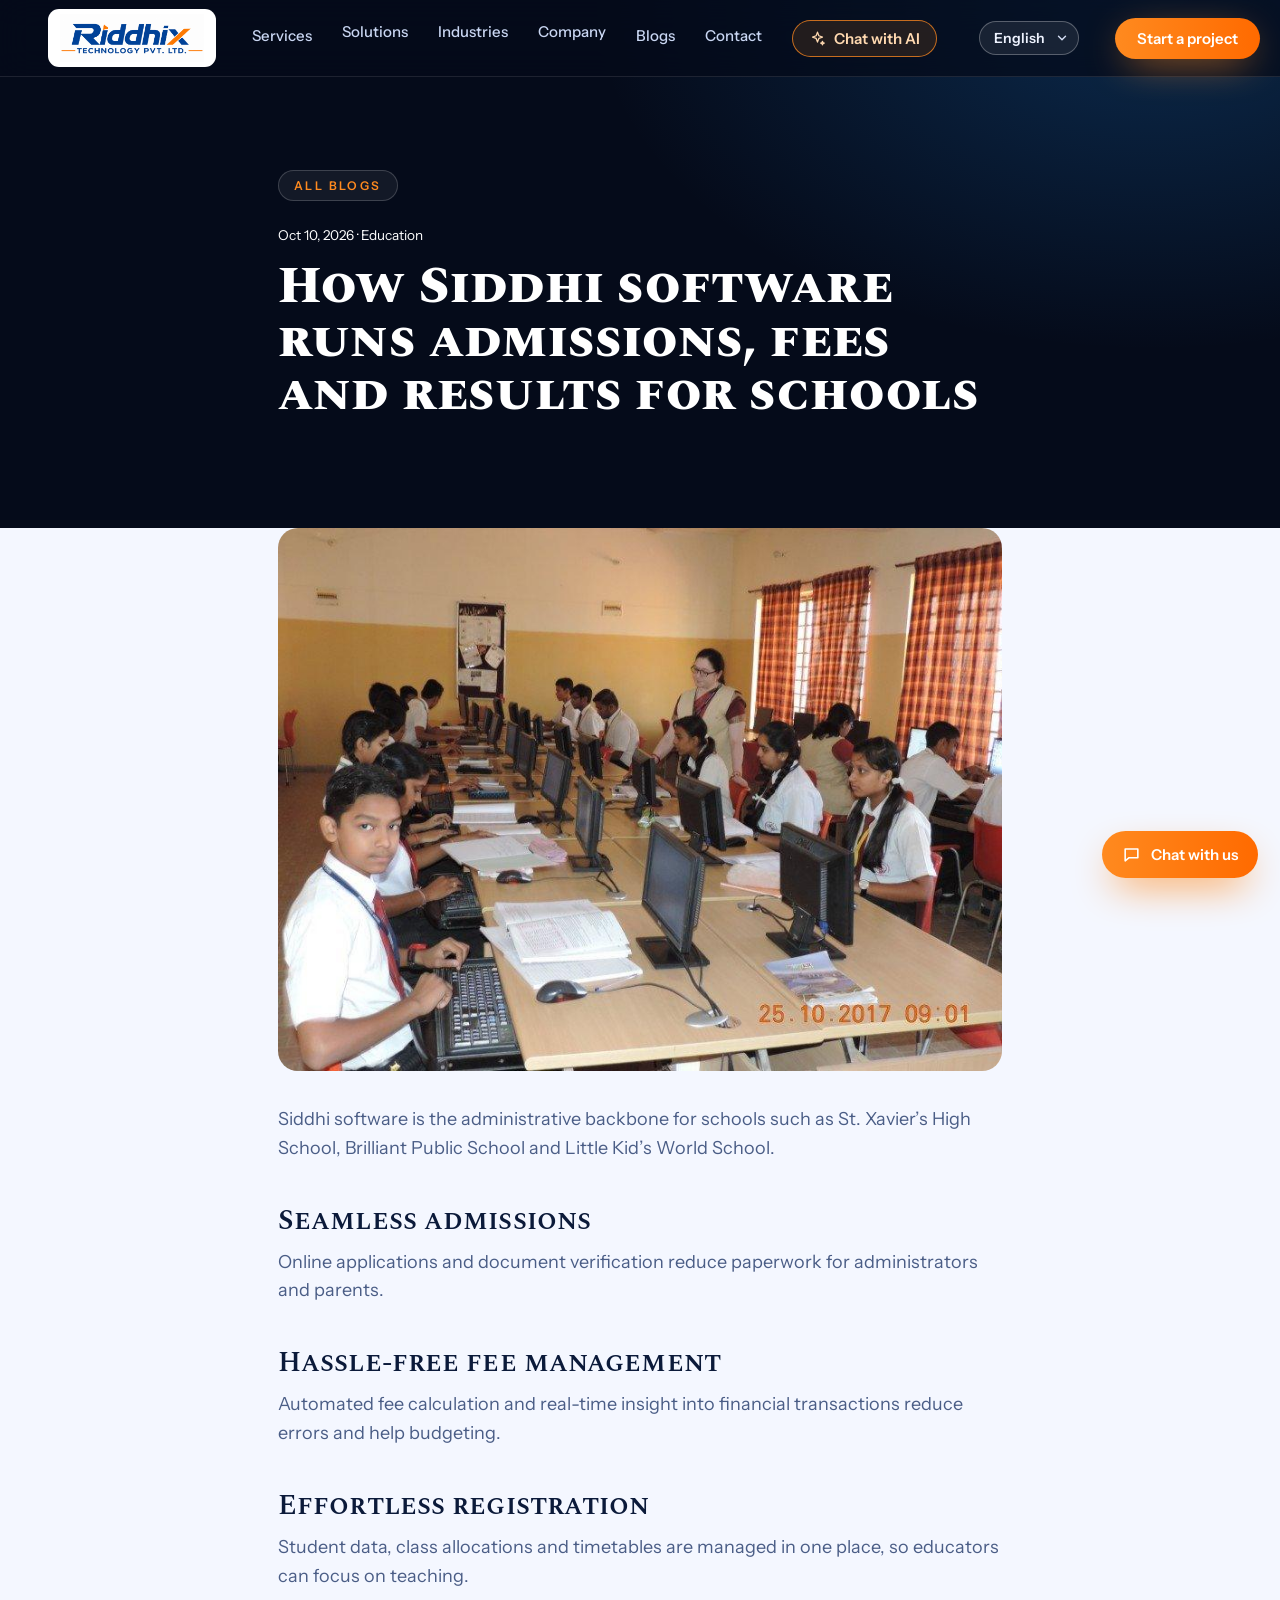
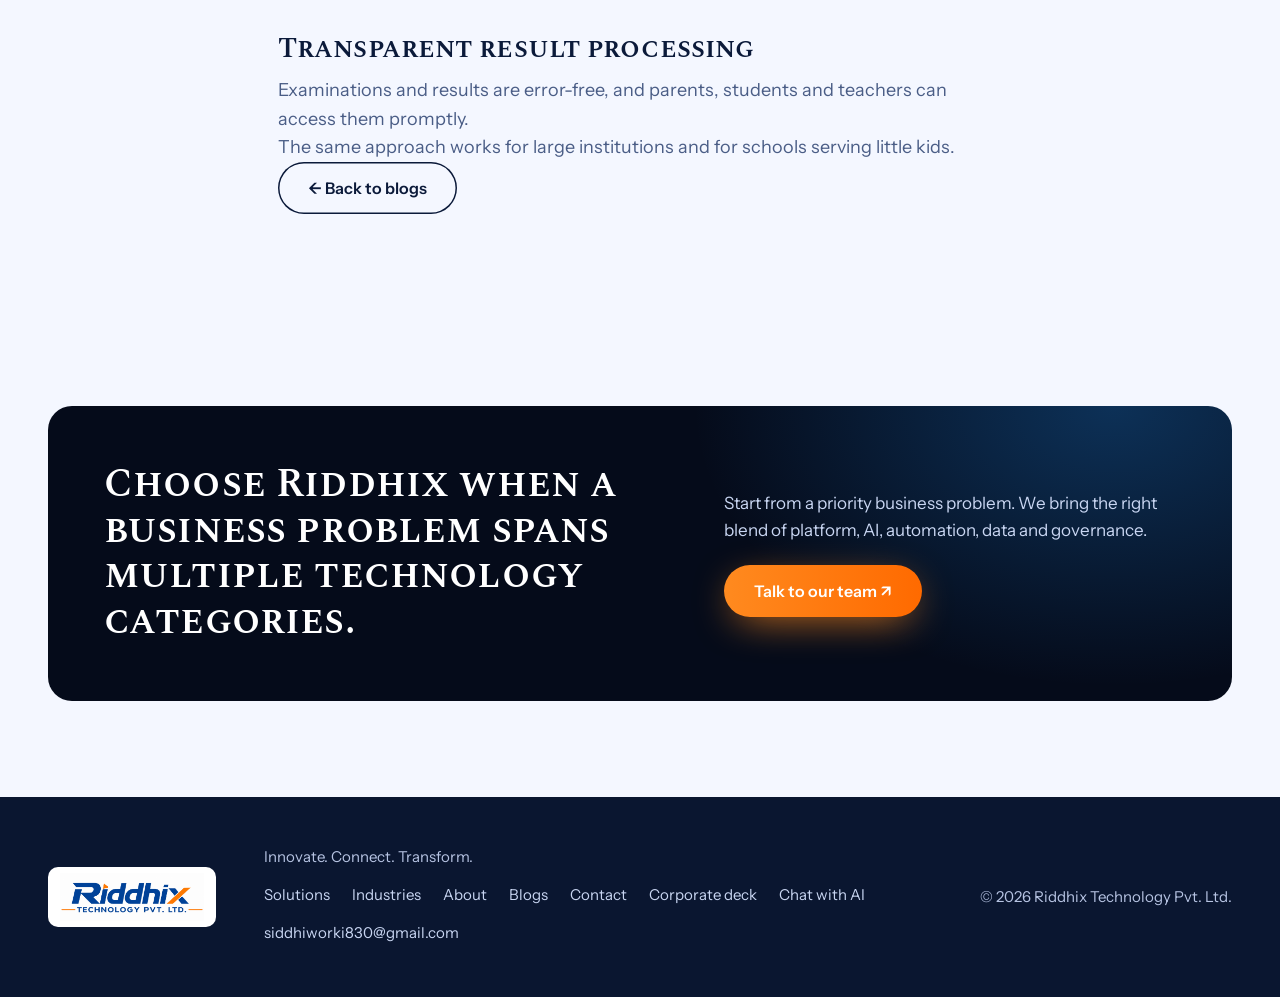
<file: blog-siddhi-software-school-management.html>
<!DOCTYPE html><html lang="en"><head><meta charset="utf-8"><meta name="viewport" content="width=device-width,initial-scale=1"><title>How Siddhi software runs admissions, fees and results for schools | Riddhix Technology</title><meta name="description" content="Lessons from St. Xavier’s High School, Brilliant Public School and Little Kid’s World School."><meta name="theme-color" content="#050b1a"><link rel="icon" href="assets/favicon.png"><link rel="preconnect" href="https://fonts.googleapis.com"><link rel="preconnect" href="https://fonts.gstatic.com" crossorigin><link href="https://fonts.googleapis.com/css2?family=Instrument+Sans:wght@400;500;600&family=Spectral+SC:wght@500;600;700&family=Syne:wght@600;700;800&display=swap" rel="stylesheet"><link rel="stylesheet" href="css/style.css"><link rel="stylesheet" href="css/pages.css"></head><body><a class="skip" href="#top">Skip to content</a><header id="hd"><div class="w nav"><a href="index.html" class="brand"><img src="assets/logo.png" alt="Riddhix Technology Pvt. Ltd."></a>
<nav id="nv" aria-label="Primary"><a href="index.html#services">Services</a><div class="dd"><a class="dd-t" href="solutions.html">Solutions</a><div class="dd-m"><a href="solutions.html#s2p">Source-to-Pay</a><a href="solutions.html#ai">Enterprise AI</a><a href="solutions.html#data">Data quality and MDM</a><a href="solutions.html#outcomes">How we create outcomes</a></div></div><div class="dd"><a class="dd-t" href="industries.html">Industries</a><div class="dd-m"><a href="industries.html#power">Power and coal</a><a href="industries.html#education">Education</a><a href="industries.html#ready">Ready solutions</a><a href="index.html#sectors">Sectors we serve</a></div></div><div class="dd"><a class="dd-t" href="about.html">Company</a><div class="dd-m"><a href="about.html#siddhi">Siddhi Softwares</a><a href="about.html#trust">Trust markers</a><a href="index.html#process">Our process</a><a href="index.html#faq">FAQ</a></div></div><a href="blog.html">Blogs</a><a href="contact.html">Contact</a><button type="button" class="nv-chat" data-chat-open><svg viewBox="0 0 24 24" aria-hidden="true"><path d="M12 3l1.9 5.1L19 10l-5.1 1.9L12 17l-1.9-5.1L5 10l5.1-1.9z"/><path d="M19 16l.7 1.8L21.5 18.5l-1.8.7L19 21l-.7-1.8-1.8-.7 1.8-.7z"/></svg><span>Chat with AI</span></button></nav>
<label class="vh" for="lang">Language</label><select id="lang" class="lang-sel" aria-label="Language"><option value="en">English</option><option value="hi">हिन्दी</option><option value="es">Español</option><option value="ja">日本語</option></select>
<a href="contact.html" class="btn mag sm">Start a project</a><button id="bm" type="button" aria-label="Open menu" aria-expanded="false" aria-controls="nv"><span></span><span></span></button>
</div></header><main id="top" tabindex="-1"><section class="x-ph"><div class="w x-post"><a href="blog.html" class="tag">All blogs</a><div class="x-m" style="font-size:.85rem;color:var(--mute)">Oct 10, 2026 · Education</div><h1 style="font-size:clamp(2rem,4.2vw,3.2rem)">How Siddhi software runs admissions, fees and results for schools</h1></div></section><section class="x-sec" style="padding-top:0"><div class="w x-post"><div class="x-panel"><img src="assets/img/education-computer-lab.jpg" alt="Students in a school computer lab" loading="lazy" decoding="async"></div><p>Siddhi software is the administrative backbone for schools such as St. Xavier’s High School, Brilliant Public School and Little Kid’s World School.</p><h2>Seamless admissions</h2><p>Online applications and document verification reduce paperwork for administrators and parents.</p><h2>Hassle-free fee management</h2><p>Automated fee calculation and real-time insight into financial transactions reduce errors and help budgeting.</p><h2>Effortless registration</h2><p>Student data, class allocations and timetables are managed in one place, so educators can focus on teaching.</p><h2>Transparent result processing</h2><p>Examinations and results are error-free, and parents, students and teachers can access them promptly.</p><p>The same approach works for large institutions and for schools serving little kids.</p><a class="btn ghost" href="blog.html">← Back to blogs</a></div></section><section class="x-sec"><div class="w"><div class="x-cta"><h2>Choose Riddhix when a business problem spans multiple technology categories.</h2><div><p>Start from a priority business problem. We bring the right blend of platform, AI, automation, data and governance.</p><a class="btn" href="contact.html">Talk to our team ↗</a></div></div></div></section></main><footer><div class="w ft"><img src="assets/logo.png" alt="Riddhix Technology Pvt. Ltd."><div class="ft-mid"><p>Innovate. Connect. Transform.</p><nav class="ft-nav" aria-label="Footer"><a href="solutions.html">Solutions</a><a href="industries.html">Industries</a><a href="about.html">About</a><a href="blog.html">Blogs</a><a href="contact.html">Contact</a><a href="assets/Riddhix-Corporate-Deck.pdf" download="Riddhix-Corporate-Deck.pdf">Corporate deck</a><button type="button" data-chat-open>Chat with AI</button><a href="mailto:siddhiworki830@gmail.com">siddhiworki830@gmail.com</a></nav></div><p class="ft-c">&copy; 2026 Riddhix Technology Pvt. Ltd.</p></div></footer><button type="button" class="chat-fab" id="chat-fab" data-chat-open aria-label="Chat with us"><svg viewBox="0 0 24 24" aria-hidden="true"><path d="M4 5h16v11H9l-5 4z"/></svg><span>Chat with us</span></button>

<div class="cx" id="chat" role="dialog" aria-modal="true" aria-labelledby="cx-title" aria-describedby="cx-sub" tabindex="-1" hidden>
<div class="cx-app">
<header class="cx-h"><button type="button" id="chat-close" class="cx-ib" aria-label="Close chat and return to the website"><svg viewBox="0 0 24 24" aria-hidden="true"><path d="M15 5l-7 7 7 7"/></svg></button>
<span class="av" aria-hidden="true">R</span><div class="chat-t"><b id="cx-title">Riddhix Assistant</b><small id="cx-sub"><i class="live"></i><span id="cx-status">Online &middot; replies instantly</span></small></div>
<select id="lang2" class="lang-sel" aria-label="Language"><option value="en">English</option><option value="hi">हिन्दी</option><option value="es">Español</option><option value="ja">日本語</option></select>
<button type="button" id="chat-reset" class="cx-ib" aria-label="Start a new conversation" title="New conversation"><svg viewBox="0 0 24 24" aria-hidden="true"><path d="M12 5v14M5 12h14"/></svg></button></header>
<div class="cx-body"><div class="chat-log" id="chat-log" role="log" aria-live="polite" aria-relevant="additions" aria-label="Conversation" tabindex="0">
<div class="cx-empty" id="cx-empty"><span class="av big" aria-hidden="true">R</span><h2>How can we help?</h2><p>Ask about our services, or tell us what you want to build. I&rsquo;ll ask a few questions and pass a clear brief to our team.</p>
<div class="cx-sug" role="group" aria-label="Suggested questions"><button type="button" class="qb">I need a website for my business</button><button type="button" class="qb">I want to build a mobile app</button><button type="button" class="qb">I need IoT monitoring for my devices</button><button type="button" class="qb">I need billing or custom software</button><button type="button" class="qb">Can AI or automation help my business?</button><button type="button" class="qb">How does your process work?</button></div></div>
</div><button type="button" id="cx-jump" class="cx-jump" hidden>New messages <svg viewBox="0 0 24 24" aria-hidden="true"><path d="M12 5v14M5 12l7 7 7-7"/></svg></button></div>
<div class="chat-qr" id="chat-qr"></div>
<form class="cx-in" id="chat-form" autocomplete="off"><label class="vh" for="chat-input">Type your message</label><textarea id="chat-input" name="message" rows="1" maxlength="1000" placeholder="Type your message&hellip;" enterkeyhint="send"></textarea><button type="submit" id="chat-send" aria-label="Send message"><svg viewBox="0 0 24 24" aria-hidden="true"><path d="M12 19V5M5 12l7-7 7 7"/></svg></button></form>
<p class="chat-note">Enter to send &middot; Shift+Enter for a new line. We never ask for passwords or card details.</p>
</div></div>

<script defer src="js/config.js"></script><script defer src="js/i18n.js"></script><script defer src="js/pages.js"></script><script defer src="js/chatbot.js"></script></body></html>
</file>
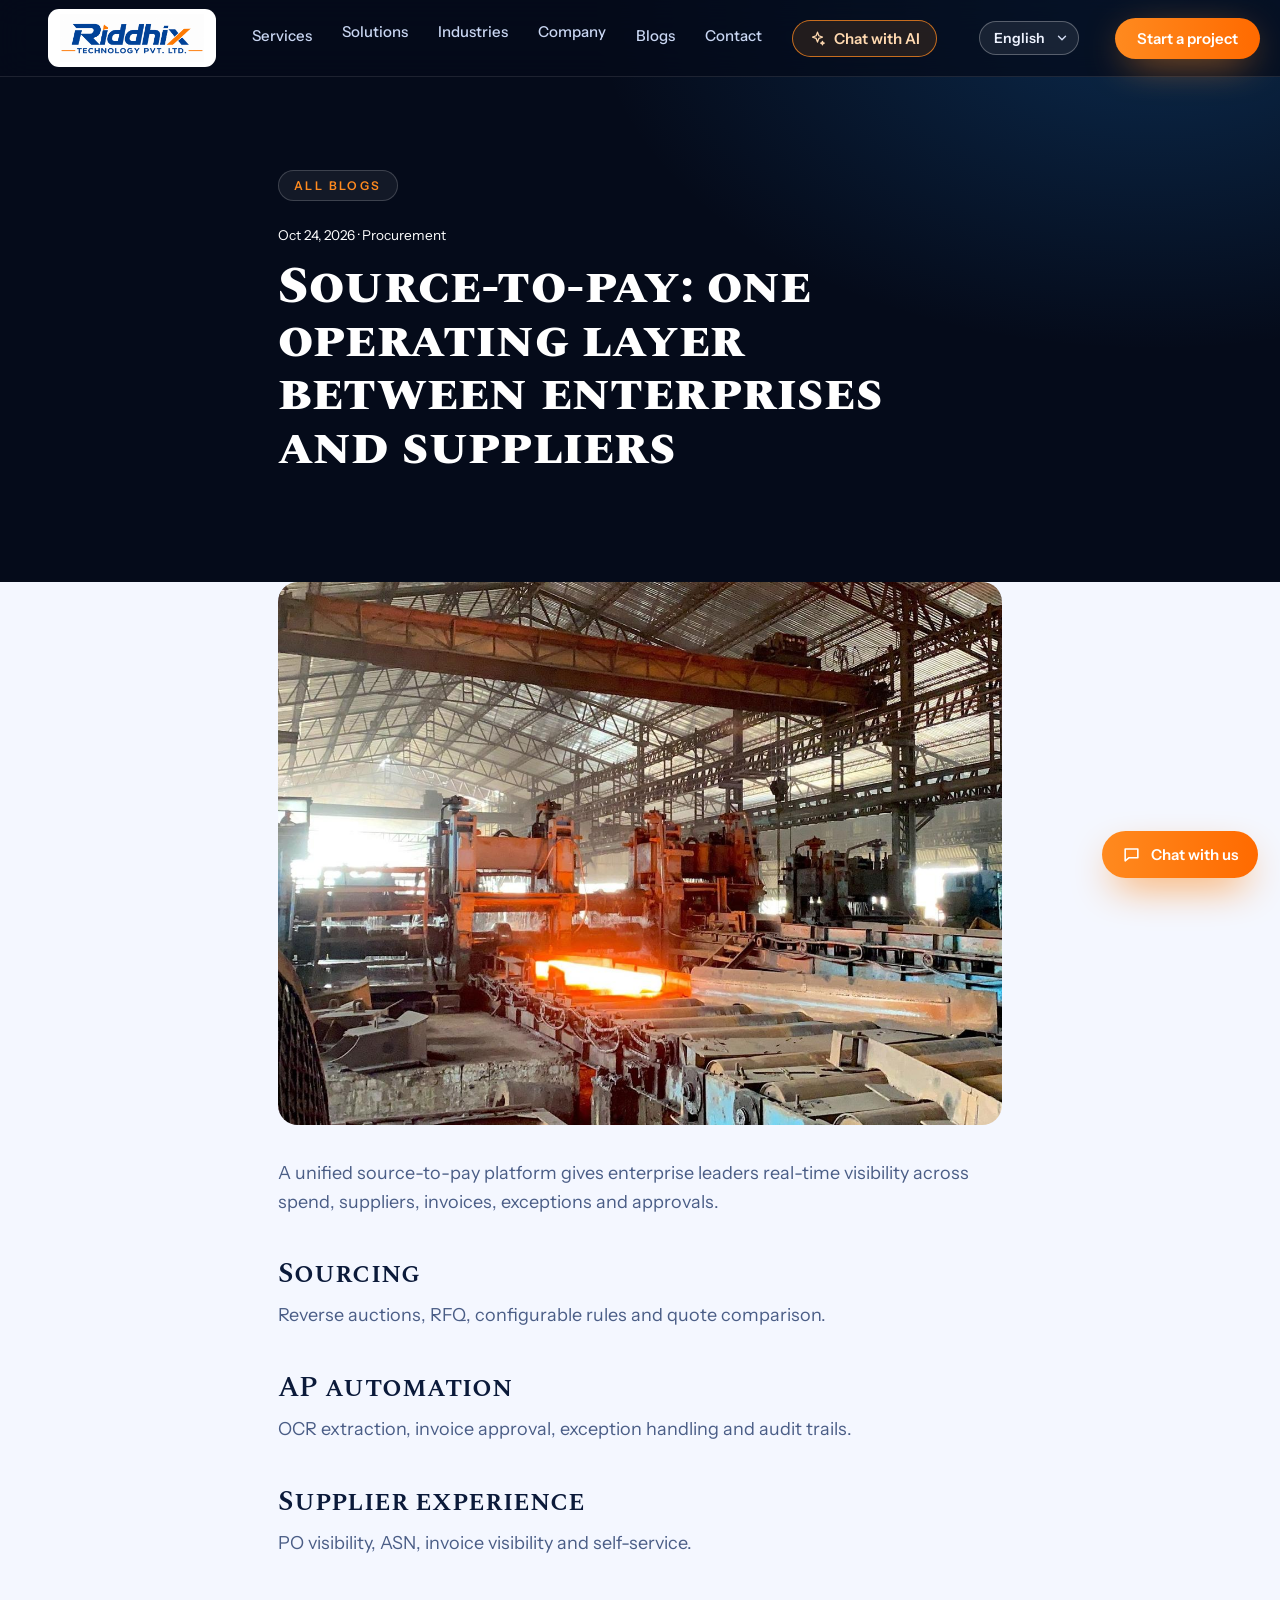
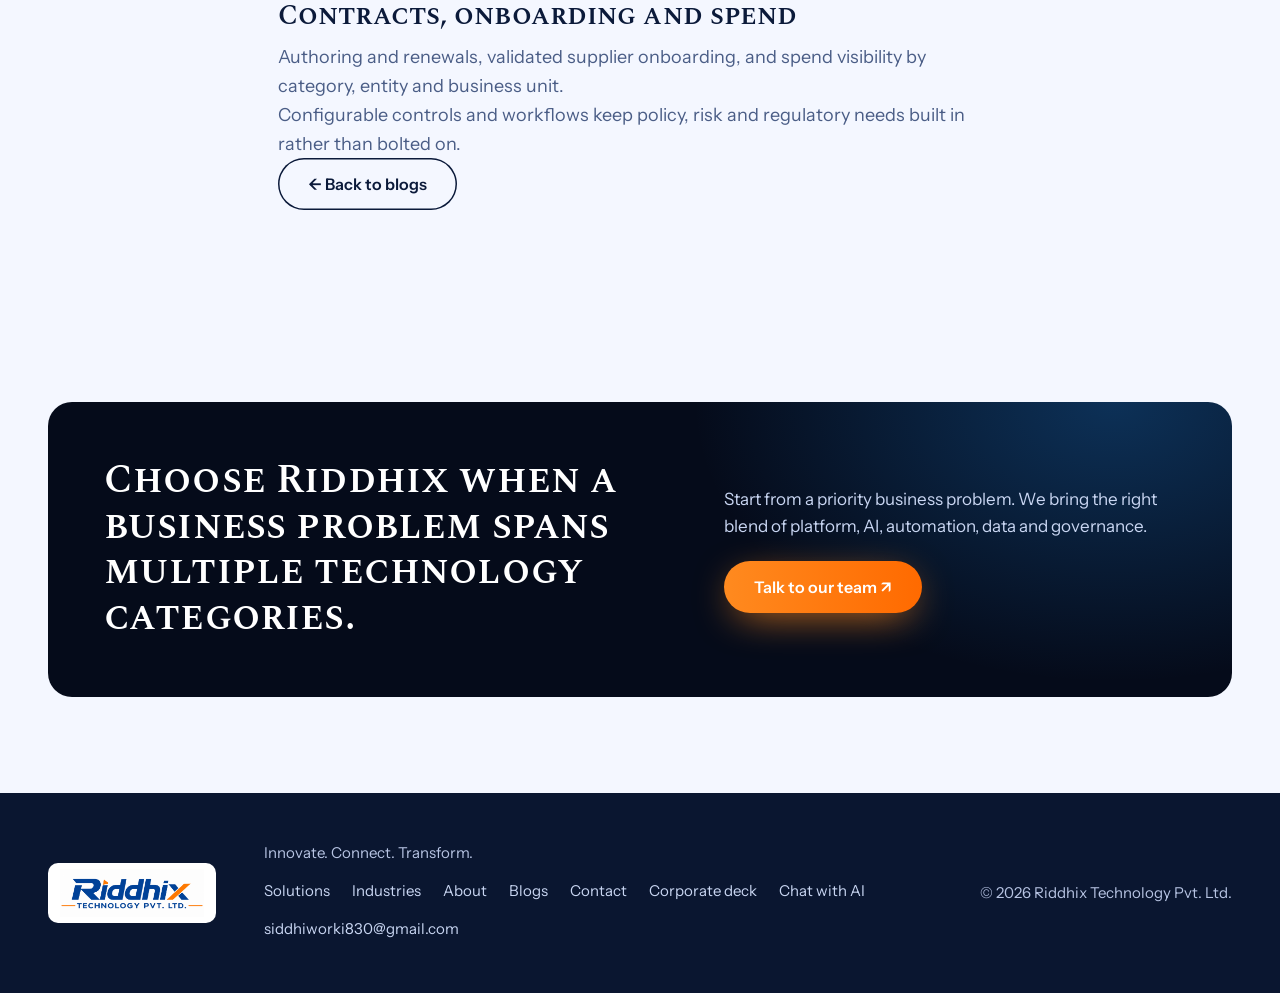
<file: blog-source-to-pay-single-source-of-truth.html>
<!DOCTYPE html><html lang="en"><head><meta charset="utf-8"><meta name="viewport" content="width=device-width,initial-scale=1"><title>Source-to-pay: one operating layer between enterprises and suppliers | Riddhix Technology</title><meta name="description" content="Sourcing, onboarding, supplier experience and AP control on a single platform."><meta name="theme-color" content="#050b1a"><link rel="icon" href="assets/favicon.png"><link rel="preconnect" href="https://fonts.googleapis.com"><link rel="preconnect" href="https://fonts.gstatic.com" crossorigin><link href="https://fonts.googleapis.com/css2?family=Instrument+Sans:wght@400;500;600&family=Spectral+SC:wght@500;600;700&family=Syne:wght@600;700;800&display=swap" rel="stylesheet"><link rel="stylesheet" href="css/style.css"><link rel="stylesheet" href="css/pages.css"></head><body><a class="skip" href="#top">Skip to content</a><header id="hd"><div class="w nav"><a href="index.html" class="brand"><img src="assets/logo.png" alt="Riddhix Technology Pvt. Ltd."></a>
<nav id="nv" aria-label="Primary"><a href="index.html#services">Services</a><div class="dd"><a class="dd-t" href="solutions.html">Solutions</a><div class="dd-m"><a href="solutions.html#s2p">Source-to-Pay</a><a href="solutions.html#ai">Enterprise AI</a><a href="solutions.html#data">Data quality and MDM</a><a href="solutions.html#outcomes">How we create outcomes</a></div></div><div class="dd"><a class="dd-t" href="industries.html">Industries</a><div class="dd-m"><a href="industries.html#power">Power and coal</a><a href="industries.html#education">Education</a><a href="industries.html#ready">Ready solutions</a><a href="index.html#sectors">Sectors we serve</a></div></div><div class="dd"><a class="dd-t" href="about.html">Company</a><div class="dd-m"><a href="about.html#siddhi">Siddhi Softwares</a><a href="about.html#trust">Trust markers</a><a href="index.html#process">Our process</a><a href="index.html#faq">FAQ</a></div></div><a href="blog.html">Blogs</a><a href="contact.html">Contact</a><button type="button" class="nv-chat" data-chat-open><svg viewBox="0 0 24 24" aria-hidden="true"><path d="M12 3l1.9 5.1L19 10l-5.1 1.9L12 17l-1.9-5.1L5 10l5.1-1.9z"/><path d="M19 16l.7 1.8L21.5 18.5l-1.8.7L19 21l-.7-1.8-1.8-.7 1.8-.7z"/></svg><span>Chat with AI</span></button></nav>
<label class="vh" for="lang">Language</label><select id="lang" class="lang-sel" aria-label="Language"><option value="en">English</option><option value="hi">हिन्दी</option><option value="es">Español</option><option value="ja">日本語</option></select>
<a href="contact.html" class="btn mag sm">Start a project</a><button id="bm" type="button" aria-label="Open menu" aria-expanded="false" aria-controls="nv"><span></span><span></span></button>
</div></header><main id="top" tabindex="-1"><section class="x-ph"><div class="w x-post"><a href="blog.html" class="tag">All blogs</a><div class="x-m" style="font-size:.85rem;color:var(--mute)">Oct 24, 2026 · Procurement</div><h1 style="font-size:clamp(2rem,4.2vw,3.2rem)">Source-to-pay: one operating layer between enterprises and suppliers</h1></div></section><section class="x-sec" style="padding-top:0"><div class="w x-post"><div class="x-panel"><img src="assets/img/industry-steel-mill.jpg" alt="Steel rolling mill" loading="lazy" decoding="async"></div><p>A unified source-to-pay platform gives enterprise leaders real-time visibility across spend, suppliers, invoices, exceptions and approvals.</p><h2>Sourcing</h2><p>Reverse auctions, RFQ, configurable rules and quote comparison.</p><h2>AP automation</h2><p>OCR extraction, invoice approval, exception handling and audit trails.</p><h2>Supplier experience</h2><p>PO visibility, ASN, invoice visibility and self-service.</p><h2>Contracts, onboarding and spend</h2><p>Authoring and renewals, validated supplier onboarding, and spend visibility by category, entity and business unit.</p><p>Configurable controls and workflows keep policy, risk and regulatory needs built in rather than bolted on.</p><a class="btn ghost" href="blog.html">← Back to blogs</a></div></section><section class="x-sec"><div class="w"><div class="x-cta"><h2>Choose Riddhix when a business problem spans multiple technology categories.</h2><div><p>Start from a priority business problem. We bring the right blend of platform, AI, automation, data and governance.</p><a class="btn" href="contact.html">Talk to our team ↗</a></div></div></div></section></main><footer><div class="w ft"><img src="assets/logo.png" alt="Riddhix Technology Pvt. Ltd."><div class="ft-mid"><p>Innovate. Connect. Transform.</p><nav class="ft-nav" aria-label="Footer"><a href="solutions.html">Solutions</a><a href="industries.html">Industries</a><a href="about.html">About</a><a href="blog.html">Blogs</a><a href="contact.html">Contact</a><a href="assets/Riddhix-Corporate-Deck.pdf" download="Riddhix-Corporate-Deck.pdf">Corporate deck</a><button type="button" data-chat-open>Chat with AI</button><a href="mailto:siddhiworki830@gmail.com">siddhiworki830@gmail.com</a></nav></div><p class="ft-c">&copy; 2026 Riddhix Technology Pvt. Ltd.</p></div></footer><button type="button" class="chat-fab" id="chat-fab" data-chat-open aria-label="Chat with us"><svg viewBox="0 0 24 24" aria-hidden="true"><path d="M4 5h16v11H9l-5 4z"/></svg><span>Chat with us</span></button>

<div class="cx" id="chat" role="dialog" aria-modal="true" aria-labelledby="cx-title" aria-describedby="cx-sub" tabindex="-1" hidden>
<div class="cx-app">
<header class="cx-h"><button type="button" id="chat-close" class="cx-ib" aria-label="Close chat and return to the website"><svg viewBox="0 0 24 24" aria-hidden="true"><path d="M15 5l-7 7 7 7"/></svg></button>
<span class="av" aria-hidden="true">R</span><div class="chat-t"><b id="cx-title">Riddhix Assistant</b><small id="cx-sub"><i class="live"></i><span id="cx-status">Online &middot; replies instantly</span></small></div>
<select id="lang2" class="lang-sel" aria-label="Language"><option value="en">English</option><option value="hi">हिन्दी</option><option value="es">Español</option><option value="ja">日本語</option></select>
<button type="button" id="chat-reset" class="cx-ib" aria-label="Start a new conversation" title="New conversation"><svg viewBox="0 0 24 24" aria-hidden="true"><path d="M12 5v14M5 12h14"/></svg></button></header>
<div class="cx-body"><div class="chat-log" id="chat-log" role="log" aria-live="polite" aria-relevant="additions" aria-label="Conversation" tabindex="0">
<div class="cx-empty" id="cx-empty"><span class="av big" aria-hidden="true">R</span><h2>How can we help?</h2><p>Ask about our services, or tell us what you want to build. I&rsquo;ll ask a few questions and pass a clear brief to our team.</p>
<div class="cx-sug" role="group" aria-label="Suggested questions"><button type="button" class="qb">I need a website for my business</button><button type="button" class="qb">I want to build a mobile app</button><button type="button" class="qb">I need IoT monitoring for my devices</button><button type="button" class="qb">I need billing or custom software</button><button type="button" class="qb">Can AI or automation help my business?</button><button type="button" class="qb">How does your process work?</button></div></div>
</div><button type="button" id="cx-jump" class="cx-jump" hidden>New messages <svg viewBox="0 0 24 24" aria-hidden="true"><path d="M12 5v14M5 12l7 7 7-7"/></svg></button></div>
<div class="chat-qr" id="chat-qr"></div>
<form class="cx-in" id="chat-form" autocomplete="off"><label class="vh" for="chat-input">Type your message</label><textarea id="chat-input" name="message" rows="1" maxlength="1000" placeholder="Type your message&hellip;" enterkeyhint="send"></textarea><button type="submit" id="chat-send" aria-label="Send message"><svg viewBox="0 0 24 24" aria-hidden="true"><path d="M12 19V5M5 12l7-7 7 7"/></svg></button></form>
<p class="chat-note">Enter to send &middot; Shift+Enter for a new line. We never ask for passwords or card details.</p>
</div></div>

<script defer src="js/config.js"></script><script defer src="js/i18n.js"></script><script defer src="js/pages.js"></script><script defer src="js/chatbot.js"></script></body></html>
</file>
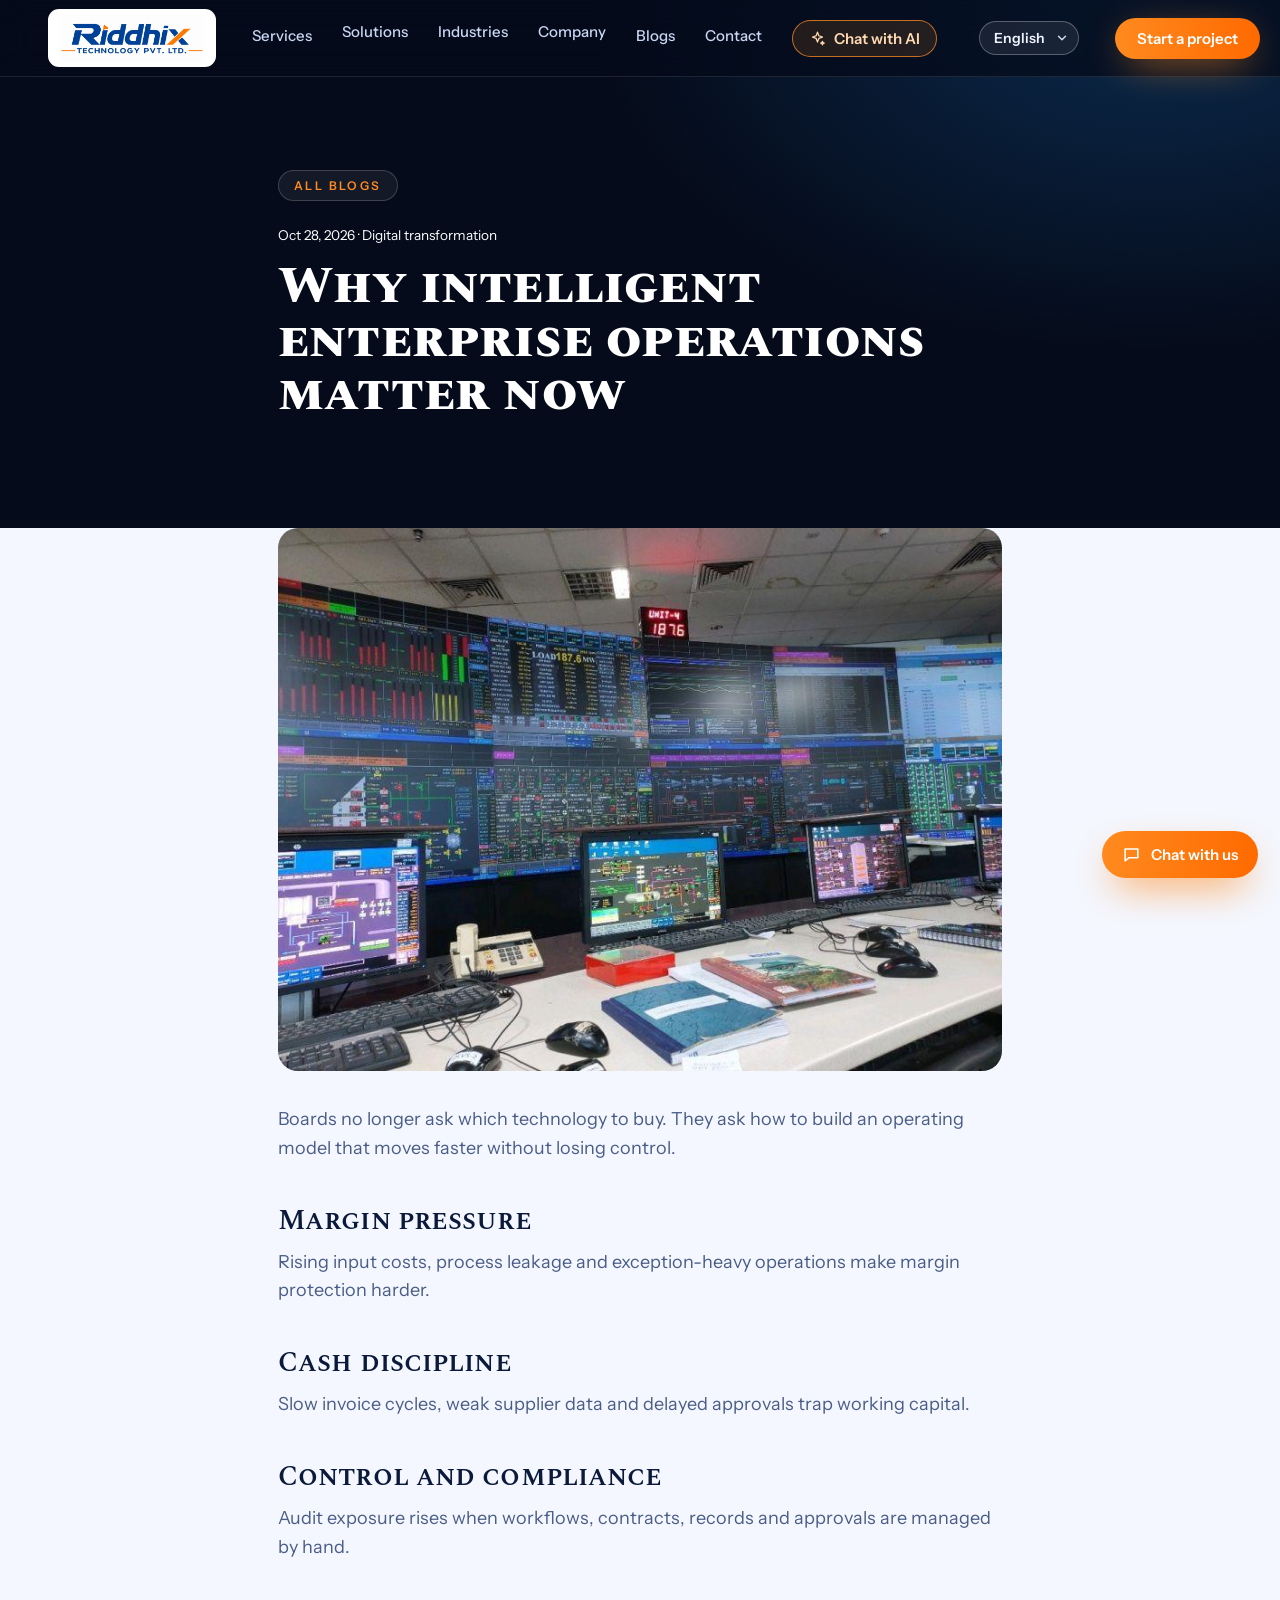
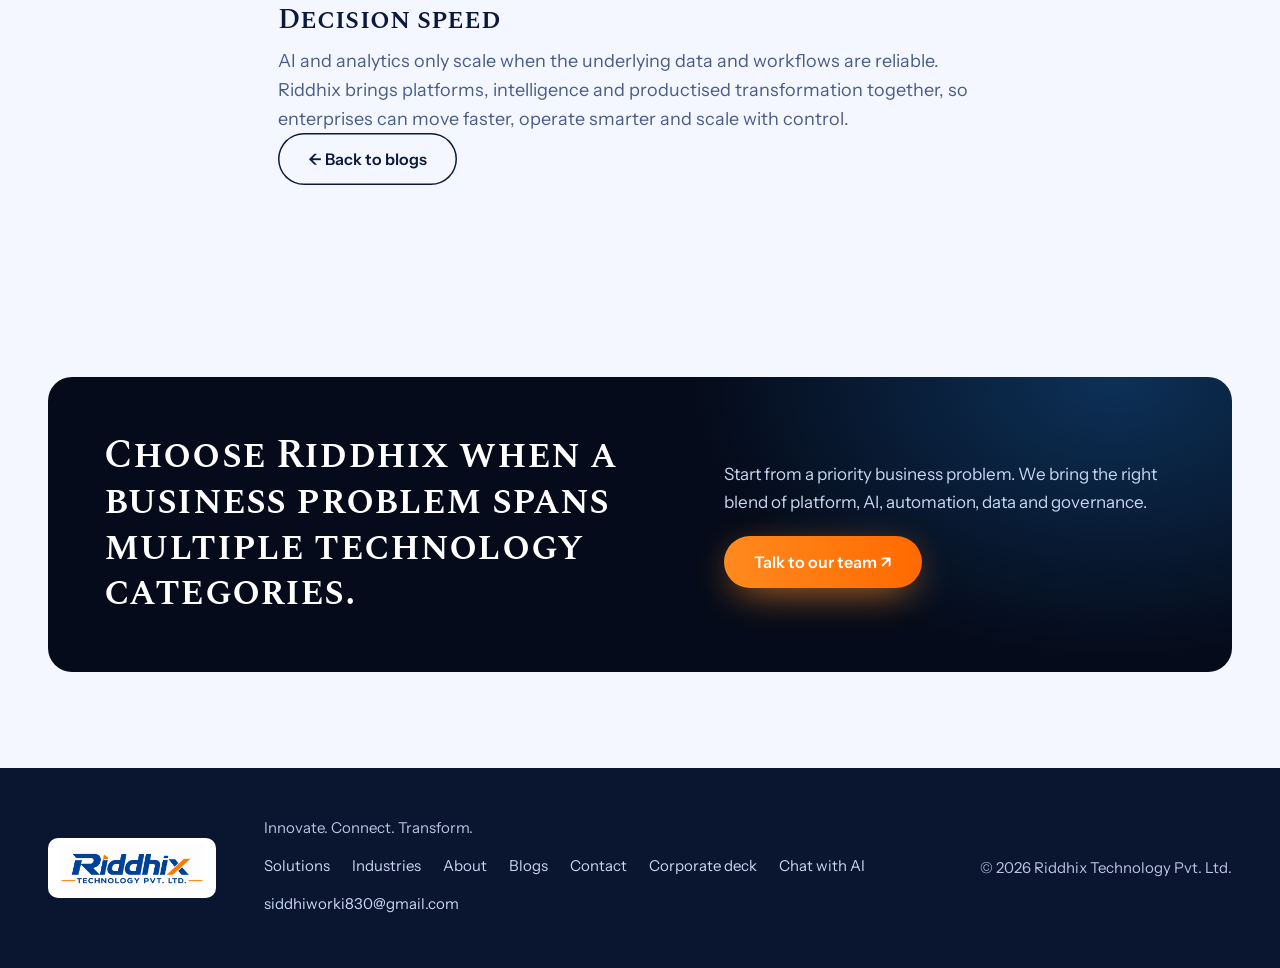
<file: blog-why-intelligent-enterprise-operations-matter.html>
<!DOCTYPE html><html lang="en"><head><meta charset="utf-8"><meta name="viewport" content="width=device-width,initial-scale=1"><title>Why intelligent enterprise operations matter now | Riddhix Technology</title><meta name="description" content="Value leaks when suppliers, transactions, content, contracts and data operate in fragments."><meta name="theme-color" content="#050b1a"><link rel="icon" href="assets/favicon.png"><link rel="preconnect" href="https://fonts.googleapis.com"><link rel="preconnect" href="https://fonts.gstatic.com" crossorigin><link href="https://fonts.googleapis.com/css2?family=Instrument+Sans:wght@400;500;600&family=Spectral+SC:wght@500;600;700&family=Syne:wght@600;700;800&display=swap" rel="stylesheet"><link rel="stylesheet" href="css/style.css"><link rel="stylesheet" href="css/pages.css"></head><body><a class="skip" href="#top">Skip to content</a><header id="hd"><div class="w nav"><a href="index.html" class="brand"><img src="assets/logo.png" alt="Riddhix Technology Pvt. Ltd."></a>
<nav id="nv" aria-label="Primary"><a href="index.html#services">Services</a><div class="dd"><a class="dd-t" href="solutions.html">Solutions</a><div class="dd-m"><a href="solutions.html#s2p">Source-to-Pay</a><a href="solutions.html#ai">Enterprise AI</a><a href="solutions.html#data">Data quality and MDM</a><a href="solutions.html#outcomes">How we create outcomes</a></div></div><div class="dd"><a class="dd-t" href="industries.html">Industries</a><div class="dd-m"><a href="industries.html#power">Power and coal</a><a href="industries.html#education">Education</a><a href="industries.html#ready">Ready solutions</a><a href="index.html#sectors">Sectors we serve</a></div></div><div class="dd"><a class="dd-t" href="about.html">Company</a><div class="dd-m"><a href="about.html#siddhi">Siddhi Softwares</a><a href="about.html#trust">Trust markers</a><a href="index.html#process">Our process</a><a href="index.html#faq">FAQ</a></div></div><a href="blog.html">Blogs</a><a href="contact.html">Contact</a><button type="button" class="nv-chat" data-chat-open><svg viewBox="0 0 24 24" aria-hidden="true"><path d="M12 3l1.9 5.1L19 10l-5.1 1.9L12 17l-1.9-5.1L5 10l5.1-1.9z"/><path d="M19 16l.7 1.8L21.5 18.5l-1.8.7L19 21l-.7-1.8-1.8-.7 1.8-.7z"/></svg><span>Chat with AI</span></button></nav>
<label class="vh" for="lang">Language</label><select id="lang" class="lang-sel" aria-label="Language"><option value="en">English</option><option value="hi">हिन्दी</option><option value="es">Español</option><option value="ja">日本語</option></select>
<a href="contact.html" class="btn mag sm">Start a project</a><button id="bm" type="button" aria-label="Open menu" aria-expanded="false" aria-controls="nv"><span></span><span></span></button>
</div></header><main id="top" tabindex="-1"><section class="x-ph"><div class="w x-post"><a href="blog.html" class="tag">All blogs</a><div class="x-m" style="font-size:.85rem;color:var(--mute)">Oct 28, 2026 · Digital transformation</div><h1 style="font-size:clamp(2rem,4.2vw,3.2rem)">Why intelligent enterprise operations matter now</h1></div></section><section class="x-sec" style="padding-top:0"><div class="w x-post"><div class="x-panel"><img src="assets/img/plant-control-room.jpg" alt="Power plant control room" loading="lazy" decoding="async"></div><p>Boards no longer ask which technology to buy. They ask how to build an operating model that moves faster without losing control.</p><h2>Margin pressure</h2><p>Rising input costs, process leakage and exception-heavy operations make margin protection harder.</p><h2>Cash discipline</h2><p>Slow invoice cycles, weak supplier data and delayed approvals trap working capital.</p><h2>Control and compliance</h2><p>Audit exposure rises when workflows, contracts, records and approvals are managed by hand.</p><h2>Decision speed</h2><p>AI and analytics only scale when the underlying data and workflows are reliable.</p><p>Riddhix brings platforms, intelligence and productised transformation together, so enterprises can move faster, operate smarter and scale with control.</p><a class="btn ghost" href="blog.html">← Back to blogs</a></div></section><section class="x-sec"><div class="w"><div class="x-cta"><h2>Choose Riddhix when a business problem spans multiple technology categories.</h2><div><p>Start from a priority business problem. We bring the right blend of platform, AI, automation, data and governance.</p><a class="btn" href="contact.html">Talk to our team ↗</a></div></div></div></section></main><footer><div class="w ft"><img src="assets/logo.png" alt="Riddhix Technology Pvt. Ltd."><div class="ft-mid"><p>Innovate. Connect. Transform.</p><nav class="ft-nav" aria-label="Footer"><a href="solutions.html">Solutions</a><a href="industries.html">Industries</a><a href="about.html">About</a><a href="blog.html">Blogs</a><a href="contact.html">Contact</a><a href="assets/Riddhix-Corporate-Deck.pdf" download="Riddhix-Corporate-Deck.pdf">Corporate deck</a><button type="button" data-chat-open>Chat with AI</button><a href="mailto:siddhiworki830@gmail.com">siddhiworki830@gmail.com</a></nav></div><p class="ft-c">&copy; 2026 Riddhix Technology Pvt. Ltd.</p></div></footer><button type="button" class="chat-fab" id="chat-fab" data-chat-open aria-label="Chat with us"><svg viewBox="0 0 24 24" aria-hidden="true"><path d="M4 5h16v11H9l-5 4z"/></svg><span>Chat with us</span></button>

<div class="cx" id="chat" role="dialog" aria-modal="true" aria-labelledby="cx-title" aria-describedby="cx-sub" tabindex="-1" hidden>
<div class="cx-app">
<header class="cx-h"><button type="button" id="chat-close" class="cx-ib" aria-label="Close chat and return to the website"><svg viewBox="0 0 24 24" aria-hidden="true"><path d="M15 5l-7 7 7 7"/></svg></button>
<span class="av" aria-hidden="true">R</span><div class="chat-t"><b id="cx-title">Riddhix Assistant</b><small id="cx-sub"><i class="live"></i><span id="cx-status">Online &middot; replies instantly</span></small></div>
<select id="lang2" class="lang-sel" aria-label="Language"><option value="en">English</option><option value="hi">हिन्दी</option><option value="es">Español</option><option value="ja">日本語</option></select>
<button type="button" id="chat-reset" class="cx-ib" aria-label="Start a new conversation" title="New conversation"><svg viewBox="0 0 24 24" aria-hidden="true"><path d="M12 5v14M5 12h14"/></svg></button></header>
<div class="cx-body"><div class="chat-log" id="chat-log" role="log" aria-live="polite" aria-relevant="additions" aria-label="Conversation" tabindex="0">
<div class="cx-empty" id="cx-empty"><span class="av big" aria-hidden="true">R</span><h2>How can we help?</h2><p>Ask about our services, or tell us what you want to build. I&rsquo;ll ask a few questions and pass a clear brief to our team.</p>
<div class="cx-sug" role="group" aria-label="Suggested questions"><button type="button" class="qb">I need a website for my business</button><button type="button" class="qb">I want to build a mobile app</button><button type="button" class="qb">I need IoT monitoring for my devices</button><button type="button" class="qb">I need billing or custom software</button><button type="button" class="qb">Can AI or automation help my business?</button><button type="button" class="qb">How does your process work?</button></div></div>
</div><button type="button" id="cx-jump" class="cx-jump" hidden>New messages <svg viewBox="0 0 24 24" aria-hidden="true"><path d="M12 5v14M5 12l7 7 7-7"/></svg></button></div>
<div class="chat-qr" id="chat-qr"></div>
<form class="cx-in" id="chat-form" autocomplete="off"><label class="vh" for="chat-input">Type your message</label><textarea id="chat-input" name="message" rows="1" maxlength="1000" placeholder="Type your message&hellip;" enterkeyhint="send"></textarea><button type="submit" id="chat-send" aria-label="Send message"><svg viewBox="0 0 24 24" aria-hidden="true"><path d="M12 19V5M5 12l7-7 7 7"/></svg></button></form>
<p class="chat-note">Enter to send &middot; Shift+Enter for a new line. We never ask for passwords or card details.</p>
</div></div>

<script defer src="js/config.js"></script><script defer src="js/i18n.js"></script><script defer src="js/pages.js"></script><script defer src="js/chatbot.js"></script></body></html>
</file>
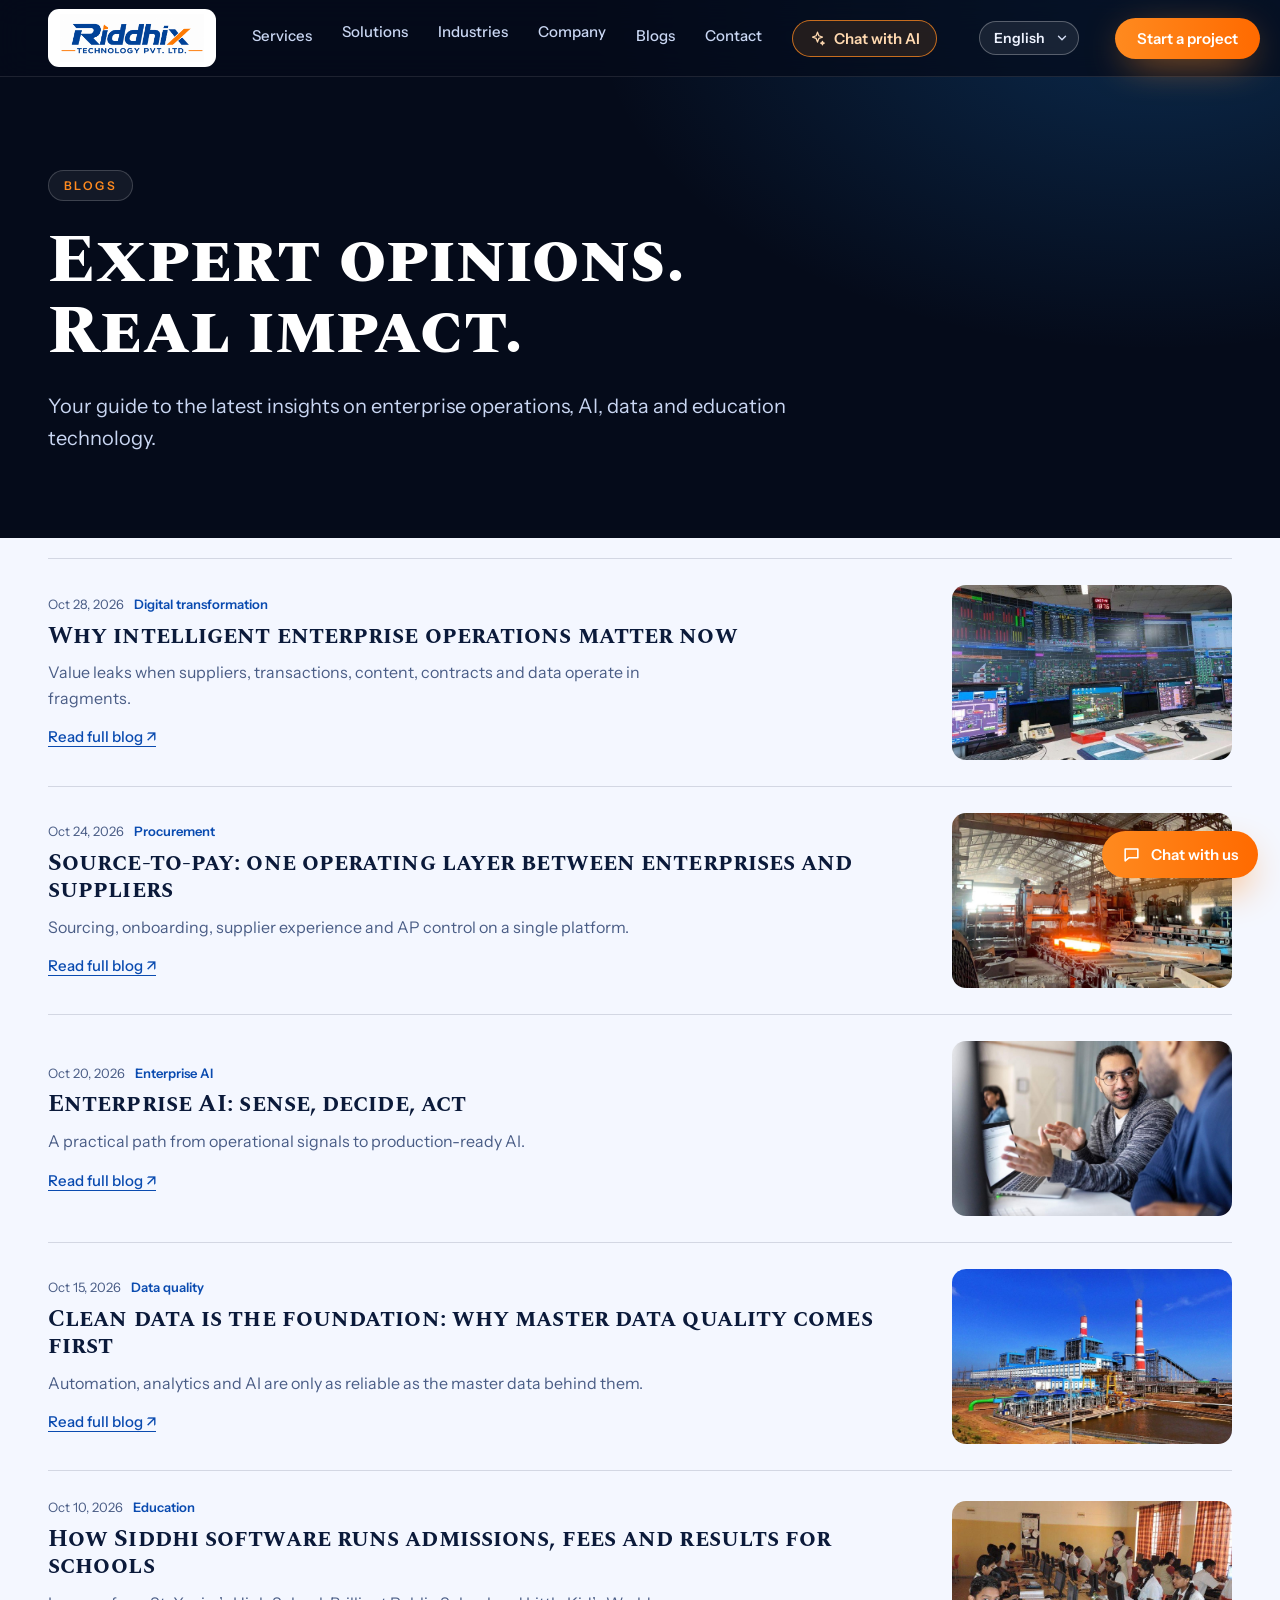
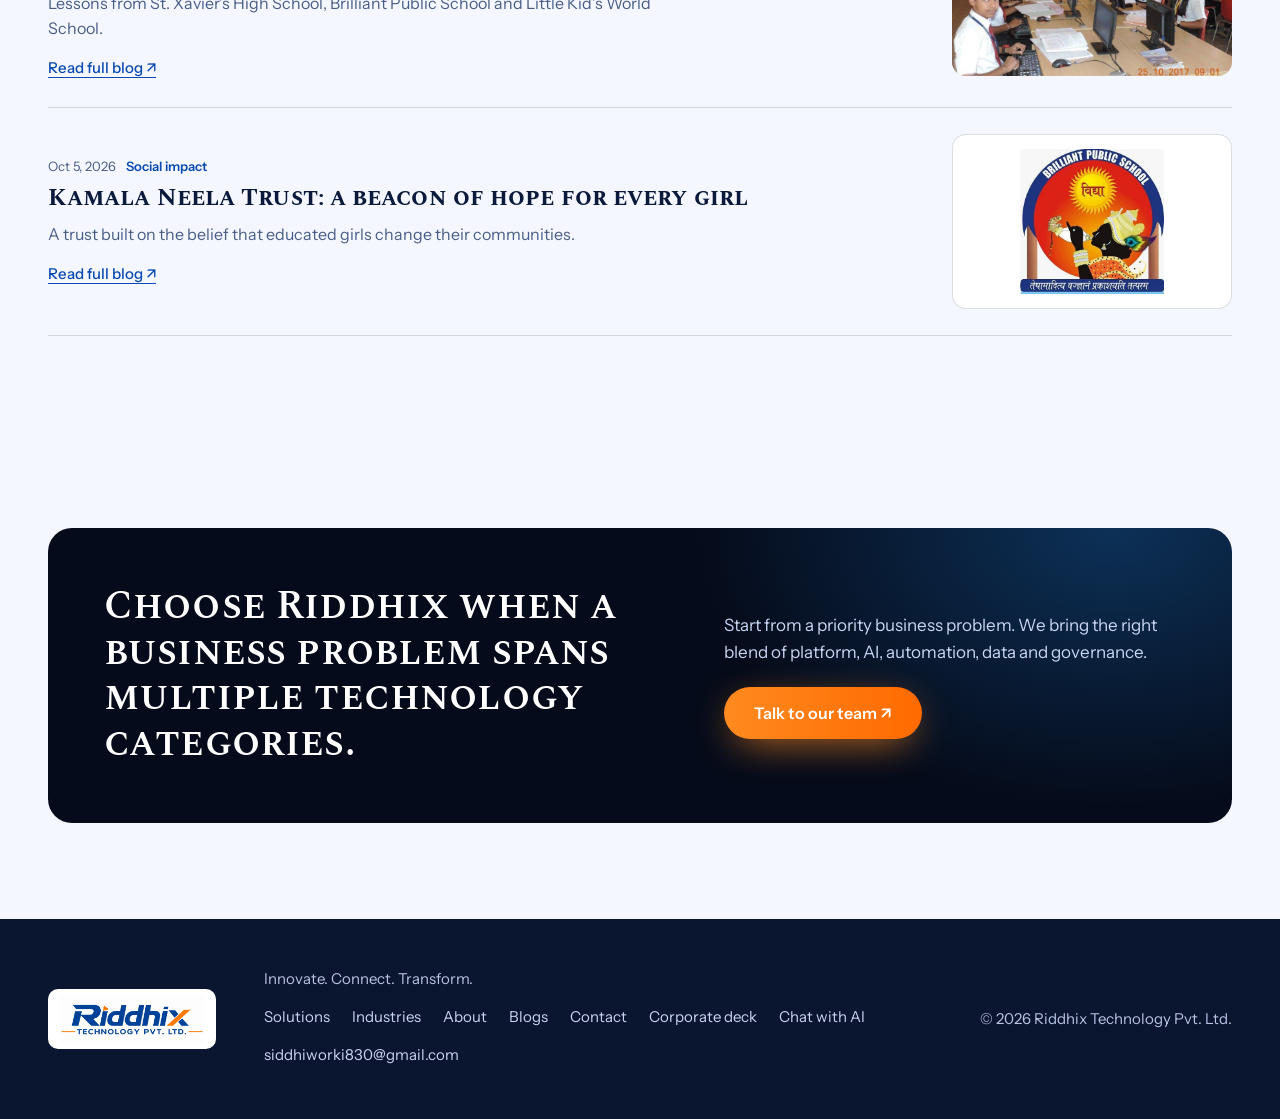
<file: blog.html>
<!DOCTYPE html><html lang="en"><head><meta charset="utf-8"><meta name="viewport" content="width=device-width,initial-scale=1"><title>Blogs | Riddhix Technology</title><meta name="description" content="Expert opinions and insights from Riddhix Technology."><meta name="theme-color" content="#050b1a"><link rel="icon" href="assets/favicon.png"><link rel="preconnect" href="https://fonts.googleapis.com"><link rel="preconnect" href="https://fonts.gstatic.com" crossorigin><link href="https://fonts.googleapis.com/css2?family=Instrument+Sans:wght@400;500;600&family=Spectral+SC:wght@500;600;700&family=Syne:wght@600;700;800&display=swap" rel="stylesheet"><link rel="stylesheet" href="css/style.css"><link rel="stylesheet" href="css/pages.css"></head><body><a class="skip" href="#top">Skip to content</a><header id="hd"><div class="w nav"><a href="index.html" class="brand"><img src="assets/logo.png" alt="Riddhix Technology Pvt. Ltd."></a>
<nav id="nv" aria-label="Primary"><a href="index.html#services">Services</a><div class="dd"><a class="dd-t" href="solutions.html">Solutions</a><div class="dd-m"><a href="solutions.html#s2p">Source-to-Pay</a><a href="solutions.html#ai">Enterprise AI</a><a href="solutions.html#data">Data quality and MDM</a><a href="solutions.html#outcomes">How we create outcomes</a></div></div><div class="dd"><a class="dd-t" href="industries.html">Industries</a><div class="dd-m"><a href="industries.html#power">Power and coal</a><a href="industries.html#education">Education</a><a href="industries.html#ready">Ready solutions</a><a href="index.html#sectors">Sectors we serve</a></div></div><div class="dd"><a class="dd-t" href="about.html">Company</a><div class="dd-m"><a href="about.html#siddhi">Siddhi Softwares</a><a href="about.html#trust">Trust markers</a><a href="index.html#process">Our process</a><a href="index.html#faq">FAQ</a></div></div><a href="blog.html">Blogs</a><a href="contact.html">Contact</a><button type="button" class="nv-chat" data-chat-open><svg viewBox="0 0 24 24" aria-hidden="true"><path d="M12 3l1.9 5.1L19 10l-5.1 1.9L12 17l-1.9-5.1L5 10l5.1-1.9z"/><path d="M19 16l.7 1.8L21.5 18.5l-1.8.7L19 21l-.7-1.8-1.8-.7 1.8-.7z"/></svg><span>Chat with AI</span></button></nav>
<label class="vh" for="lang">Language</label><select id="lang" class="lang-sel" aria-label="Language"><option value="en">English</option><option value="hi">हिन्दी</option><option value="es">Español</option><option value="ja">日本語</option></select>
<a href="contact.html" class="btn mag sm">Start a project</a><button id="bm" type="button" aria-label="Open menu" aria-expanded="false" aria-controls="nv"><span></span><span></span></button>
</div></header><main id="top" tabindex="-1"><section class="x-ph"><div class="w"><span class="tag">Blogs</span><h1>Expert opinions. Real impact.</h1><p>Your guide to the latest insights on enterprise operations, AI, data and education technology.</p></div></section><section class="x-sec" style="padding-top:20px"><div class="w"><div class="x-bl"><a href="blog-why-intelligent-enterprise-operations-matter.html"><div><div class="x-m">Oct 28, 2026<em>Digital transformation</em></div><h3>Why intelligent enterprise operations matter now</h3><p>Value leaks when suppliers, transactions, content, contracts and data operate in fragments.</p><span class="x-rl">Read full blog ↗</span></div><div class="x-panel"><img src="assets/img/plant-control-room.jpg" alt="Power plant control room" loading="lazy" decoding="async"></div></a><a href="blog-source-to-pay-single-source-of-truth.html"><div><div class="x-m">Oct 24, 2026<em>Procurement</em></div><h3>Source-to-pay: one operating layer between enterprises and suppliers</h3><p>Sourcing, onboarding, supplier experience and AP control on a single platform.</p><span class="x-rl">Read full blog ↗</span></div><div class="x-panel"><img src="assets/img/industry-steel-mill.jpg" alt="Steel rolling mill" loading="lazy" decoding="async"></div></a><a href="blog-enterprise-ai-sense-decide-act.html"><div><div class="x-m">Oct 20, 2026<em>Enterprise AI</em></div><h3>Enterprise AI: sense, decide, act</h3><p>A practical path from operational signals to production-ready AI.</p><span class="x-rl">Read full blog ↗</span></div><div class="x-panel"><img src="assets/img/team-engineers.jpg" alt="Engineers discussing a project" loading="lazy" decoding="async"></div></a><a href="blog-master-data-quality-comes-first.html"><div><div class="x-m">Oct 15, 2026<em>Data quality</em></div><h3>Clean data is the foundation: why master data quality comes first</h3><p>Automation, analytics and AI are only as reliable as the master data behind them.</p><span class="x-rl">Read full blog ↗</span></div><div class="x-panel"><img src="assets/img/plant-power.jpg" alt="Thermal power plant" loading="lazy" decoding="async"></div></a><a href="blog-siddhi-software-school-management.html"><div><div class="x-m">Oct 10, 2026<em>Education</em></div><h3>How Siddhi software runs admissions, fees and results for schools</h3><p>Lessons from St. Xavier’s High School, Brilliant Public School and Little Kid’s World School.</p><span class="x-rl">Read full blog ↗</span></div><div class="x-panel"><img src="assets/img/education-computer-lab.jpg" alt="Students in a school computer lab" loading="lazy" decoding="async"></div></a><a href="blog-kamala-neela-trust-educating-every-girl.html"><div><div class="x-m">Oct 5, 2026<em>Social impact</em></div><h3>Kamala Neela Trust: a beacon of hope for every girl</h3><p>A trust built on the belief that educated girls change their communities.</p><span class="x-rl">Read full blog ↗</span></div><div class="x-panel x-contain"><img src="assets/img/education-brilliant-school.jpg" alt="Brilliant Public School emblem" loading="lazy" decoding="async"></div></a></div></div></section><section class="x-sec"><div class="w"><div class="x-cta"><h2>Choose Riddhix when a business problem spans multiple technology categories.</h2><div><p>Start from a priority business problem. We bring the right blend of platform, AI, automation, data and governance.</p><a class="btn" href="contact.html">Talk to our team ↗</a></div></div></div></section></main><footer><div class="w ft"><img src="assets/logo.png" alt="Riddhix Technology Pvt. Ltd."><div class="ft-mid"><p>Innovate. Connect. Transform.</p><nav class="ft-nav" aria-label="Footer"><a href="solutions.html">Solutions</a><a href="industries.html">Industries</a><a href="about.html">About</a><a href="blog.html">Blogs</a><a href="contact.html">Contact</a><a href="assets/Riddhix-Corporate-Deck.pdf" download="Riddhix-Corporate-Deck.pdf">Corporate deck</a><button type="button" data-chat-open>Chat with AI</button><a href="mailto:siddhiworki830@gmail.com">siddhiworki830@gmail.com</a></nav></div><p class="ft-c">&copy; 2026 Riddhix Technology Pvt. Ltd.</p></div></footer><button type="button" class="chat-fab" id="chat-fab" data-chat-open aria-label="Chat with us"><svg viewBox="0 0 24 24" aria-hidden="true"><path d="M4 5h16v11H9l-5 4z"/></svg><span>Chat with us</span></button>

<div class="cx" id="chat" role="dialog" aria-modal="true" aria-labelledby="cx-title" aria-describedby="cx-sub" tabindex="-1" hidden>
<div class="cx-app">
<header class="cx-h"><button type="button" id="chat-close" class="cx-ib" aria-label="Close chat and return to the website"><svg viewBox="0 0 24 24" aria-hidden="true"><path d="M15 5l-7 7 7 7"/></svg></button>
<span class="av" aria-hidden="true">R</span><div class="chat-t"><b id="cx-title">Riddhix Assistant</b><small id="cx-sub"><i class="live"></i><span id="cx-status">Online &middot; replies instantly</span></small></div>
<select id="lang2" class="lang-sel" aria-label="Language"><option value="en">English</option><option value="hi">हिन्दी</option><option value="es">Español</option><option value="ja">日本語</option></select>
<button type="button" id="chat-reset" class="cx-ib" aria-label="Start a new conversation" title="New conversation"><svg viewBox="0 0 24 24" aria-hidden="true"><path d="M12 5v14M5 12h14"/></svg></button></header>
<div class="cx-body"><div class="chat-log" id="chat-log" role="log" aria-live="polite" aria-relevant="additions" aria-label="Conversation" tabindex="0">
<div class="cx-empty" id="cx-empty"><span class="av big" aria-hidden="true">R</span><h2>How can we help?</h2><p>Ask about our services, or tell us what you want to build. I&rsquo;ll ask a few questions and pass a clear brief to our team.</p>
<div class="cx-sug" role="group" aria-label="Suggested questions"><button type="button" class="qb">I need a website for my business</button><button type="button" class="qb">I want to build a mobile app</button><button type="button" class="qb">I need IoT monitoring for my devices</button><button type="button" class="qb">I need billing or custom software</button><button type="button" class="qb">Can AI or automation help my business?</button><button type="button" class="qb">How does your process work?</button></div></div>
</div><button type="button" id="cx-jump" class="cx-jump" hidden>New messages <svg viewBox="0 0 24 24" aria-hidden="true"><path d="M12 5v14M5 12l7 7 7-7"/></svg></button></div>
<div class="chat-qr" id="chat-qr"></div>
<form class="cx-in" id="chat-form" autocomplete="off"><label class="vh" for="chat-input">Type your message</label><textarea id="chat-input" name="message" rows="1" maxlength="1000" placeholder="Type your message&hellip;" enterkeyhint="send"></textarea><button type="submit" id="chat-send" aria-label="Send message"><svg viewBox="0 0 24 24" aria-hidden="true"><path d="M12 19V5M5 12l7-7 7 7"/></svg></button></form>
<p class="chat-note">Enter to send &middot; Shift+Enter for a new line. We never ask for passwords or card details.</p>
</div></div>

<script defer src="js/config.js"></script><script defer src="js/i18n.js"></script><script defer src="js/pages.js"></script><script defer src="js/chatbot.js"></script></body></html>
</file>
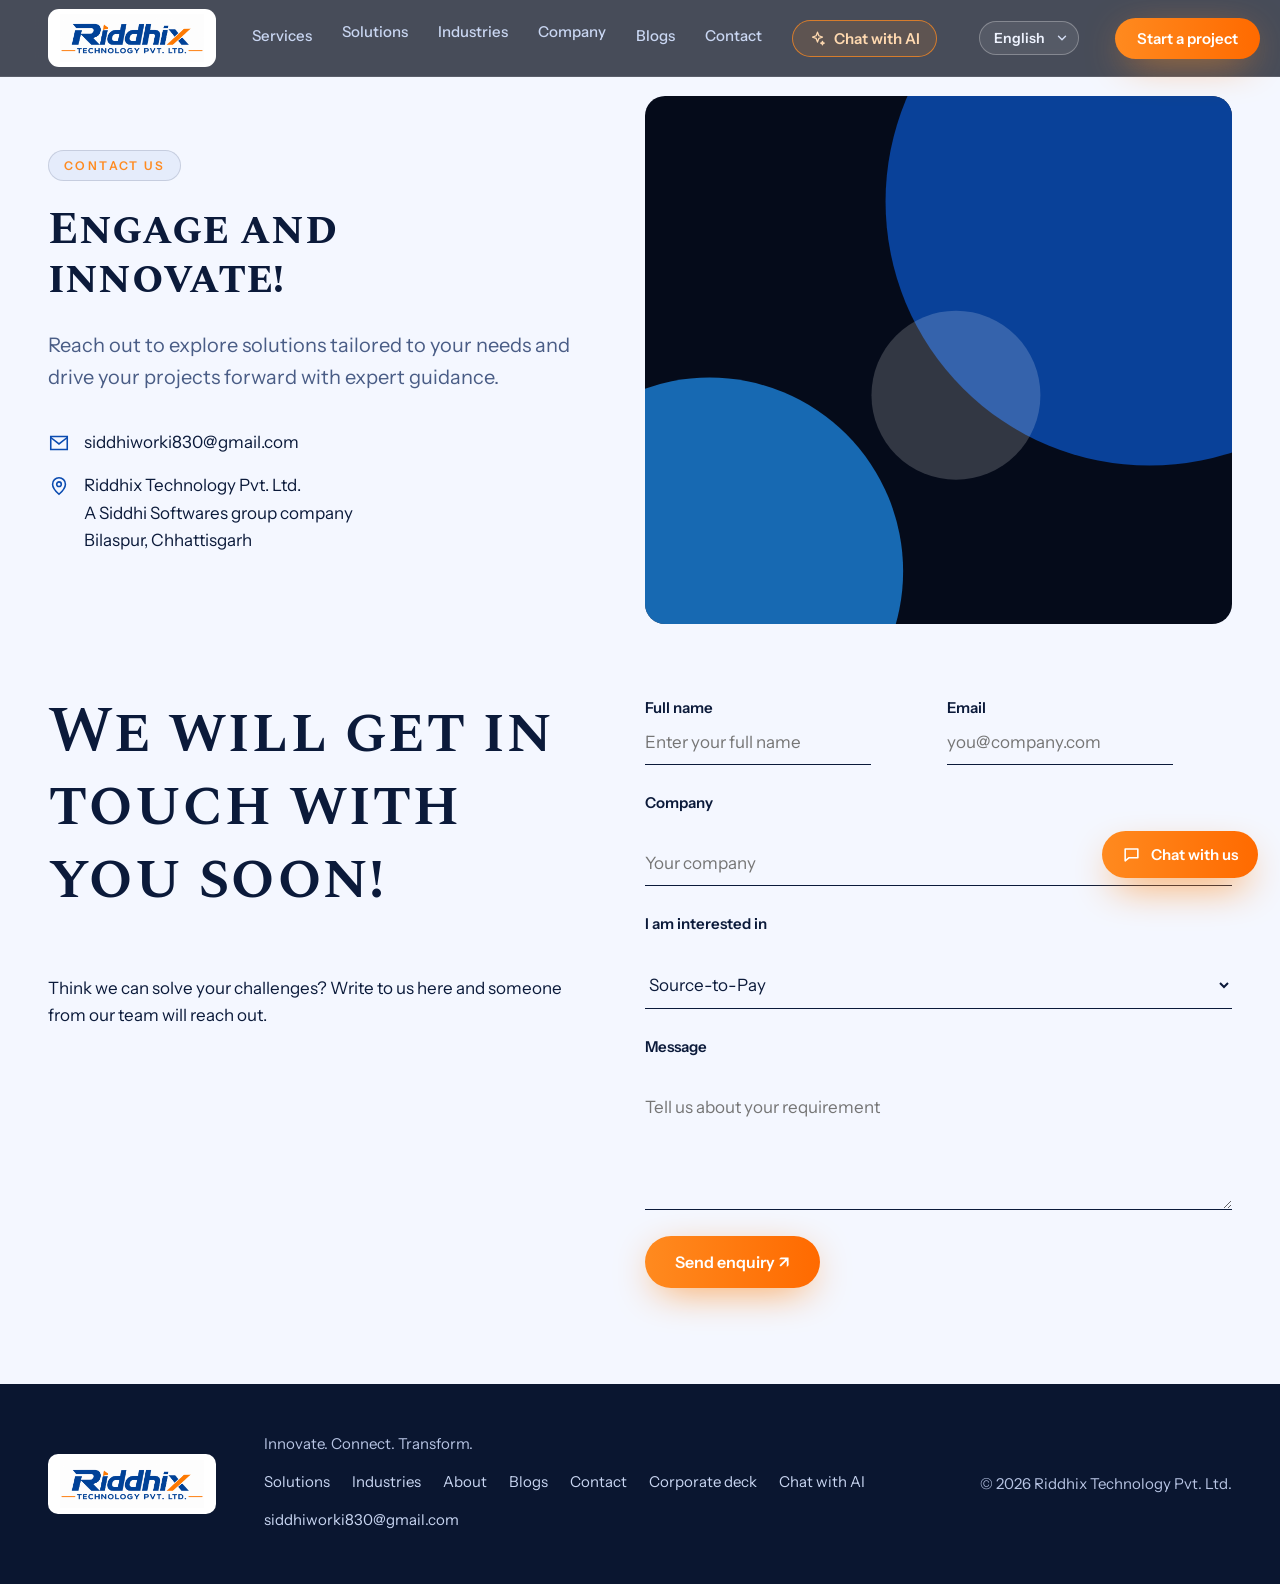
<file: contact.html>
<!DOCTYPE html><html lang="en"><head><meta charset="utf-8"><meta name="viewport" content="width=device-width,initial-scale=1"><title>Contact | Riddhix Technology</title><meta name="description" content="Contact Riddhix Technology."><meta name="theme-color" content="#050b1a"><link rel="icon" href="assets/favicon.png"><link rel="preconnect" href="https://fonts.googleapis.com"><link rel="preconnect" href="https://fonts.gstatic.com" crossorigin><link href="https://fonts.googleapis.com/css2?family=Instrument+Sans:wght@400;500;600&family=Spectral+SC:wght@500;600;700&family=Syne:wght@600;700;800&display=swap" rel="stylesheet"><link rel="stylesheet" href="css/style.css"><link rel="stylesheet" href="css/pages.css"></head><body><a class="skip" href="#top">Skip to content</a><header id="hd"><div class="w nav"><a href="index.html" class="brand"><img src="assets/logo.png" alt="Riddhix Technology Pvt. Ltd."></a>
<nav id="nv" aria-label="Primary"><a href="index.html#services">Services</a><div class="dd"><a class="dd-t" href="solutions.html">Solutions</a><div class="dd-m"><a href="solutions.html#s2p">Source-to-Pay</a><a href="solutions.html#ai">Enterprise AI</a><a href="solutions.html#data">Data quality and MDM</a><a href="solutions.html#outcomes">How we create outcomes</a></div></div><div class="dd"><a class="dd-t" href="industries.html">Industries</a><div class="dd-m"><a href="industries.html#power">Power and coal</a><a href="industries.html#education">Education</a><a href="industries.html#ready">Ready solutions</a><a href="index.html#sectors">Sectors we serve</a></div></div><div class="dd"><a class="dd-t" href="about.html">Company</a><div class="dd-m"><a href="about.html#siddhi">Siddhi Softwares</a><a href="about.html#trust">Trust markers</a><a href="index.html#process">Our process</a><a href="index.html#faq">FAQ</a></div></div><a href="blog.html">Blogs</a><a href="contact.html">Contact</a><button type="button" class="nv-chat" data-chat-open><svg viewBox="0 0 24 24" aria-hidden="true"><path d="M12 3l1.9 5.1L19 10l-5.1 1.9L12 17l-1.9-5.1L5 10l5.1-1.9z"/><path d="M19 16l.7 1.8L21.5 18.5l-1.8.7L19 21l-.7-1.8-1.8-.7 1.8-.7z"/></svg><span>Chat with AI</span></button></nav>
<label class="vh" for="lang">Language</label><select id="lang" class="lang-sel" aria-label="Language"><option value="en">English</option><option value="hi">हिन्दी</option><option value="es">Español</option><option value="ja">日本語</option></select>
<a href="contact.html" class="btn mag sm">Start a project</a><button id="bm" type="button" aria-label="Open menu" aria-expanded="false" aria-controls="nv"><span></span><span></span></button>
</div></header><main id="top" tabindex="-1"><section class="x-sec"><div class="w"><div class="x-split"><div><span class="tag">Contact us</span><h1>Engage and innovate!</h1><p class="lead">Reach out to explore solutions tailored to your needs and drive your projects forward with expert guidance.</p><div style="margin-top:36px"><div class="x-ct"><svg viewBox="0 0 24 24" aria-hidden="true"><path d="M3 5h18v14H3z"/><path d="m3 6 9 7 9-7"/></svg><a href="mailto:siddhiworki830@gmail.com">siddhiworki830@gmail.com</a></div><div class="x-ct"><svg viewBox="0 0 24 24" aria-hidden="true"><path d="M12 21s7-6.2 7-11a7 7 0 0 0-14 0c0 4.8 7 11 7 11z"/><circle cx="12" cy="10" r="2.5"/></svg><span>Riddhix Technology Pvt. Ltd.<br>A Siddhi Softwares group company<br>Bilaspur, Chhattisgarh</span></div></div></div><div class="x-panel" style="aspect-ratio:1/.9"><svg viewBox="0 0 400 300" preserveAspectRatio="xMidYMid slice" aria-hidden="true"><rect width="400" height="300" fill="#050b1a"/><circle cx="320" cy="60" r="150" fill="#0a4bb0" opacity=".85"/><circle cx="70" cy="270" r="110" fill="#1e88e5" opacity=".75"/><circle cx="210" cy="170" r="48" fill="#fff" opacity=".18"/></svg></div></div>
<div class="x-split x-top" style="margin-top:72px"><div><h2>We will get in touch with you soon!</h2><p>Think we can solve your challenges? Write to us here and someone from our team will reach out.</p></div>
<form id="cf"><div class="x-fg"><div><label for="n">Full name</label><input id="n" name="name" required placeholder="Enter your full name"></div><div><label for="e">Email</label><input id="e" type="email" name="email" required placeholder="you@company.com"></div></div>
<label for="c">Company</label><input id="c" name="company" placeholder="Your company"><label for="t">I am interested in</label><select id="t" name="topic"><option>Source-to-Pay</option><option>Enterprise AI</option><option>Data quality and MDM</option><option>Websites and mobile apps</option><option>Something else</option></select>
<label for="m">Message</label><textarea id="m" name="msg" rows="5" required placeholder="Tell us about your requirement"></textarea><button class="btn" type="submit">Send enquiry ↗</button></form></div></div></section></main><footer><div class="w ft"><img src="assets/logo.png" alt="Riddhix Technology Pvt. Ltd."><div class="ft-mid"><p>Innovate. Connect. Transform.</p><nav class="ft-nav" aria-label="Footer"><a href="solutions.html">Solutions</a><a href="industries.html">Industries</a><a href="about.html">About</a><a href="blog.html">Blogs</a><a href="contact.html">Contact</a><a href="assets/Riddhix-Corporate-Deck.pdf" download="Riddhix-Corporate-Deck.pdf">Corporate deck</a><button type="button" data-chat-open>Chat with AI</button><a href="mailto:siddhiworki830@gmail.com">siddhiworki830@gmail.com</a></nav></div><p class="ft-c">&copy; 2026 Riddhix Technology Pvt. Ltd.</p></div></footer><button type="button" class="chat-fab" id="chat-fab" data-chat-open aria-label="Chat with us"><svg viewBox="0 0 24 24" aria-hidden="true"><path d="M4 5h16v11H9l-5 4z"/></svg><span>Chat with us</span></button>

<div class="cx" id="chat" role="dialog" aria-modal="true" aria-labelledby="cx-title" aria-describedby="cx-sub" tabindex="-1" hidden>
<div class="cx-app">
<header class="cx-h"><button type="button" id="chat-close" class="cx-ib" aria-label="Close chat and return to the website"><svg viewBox="0 0 24 24" aria-hidden="true"><path d="M15 5l-7 7 7 7"/></svg></button>
<span class="av" aria-hidden="true">R</span><div class="chat-t"><b id="cx-title">Riddhix Assistant</b><small id="cx-sub"><i class="live"></i><span id="cx-status">Online &middot; replies instantly</span></small></div>
<select id="lang2" class="lang-sel" aria-label="Language"><option value="en">English</option><option value="hi">हिन्दी</option><option value="es">Español</option><option value="ja">日本語</option></select>
<button type="button" id="chat-reset" class="cx-ib" aria-label="Start a new conversation" title="New conversation"><svg viewBox="0 0 24 24" aria-hidden="true"><path d="M12 5v14M5 12h14"/></svg></button></header>
<div class="cx-body"><div class="chat-log" id="chat-log" role="log" aria-live="polite" aria-relevant="additions" aria-label="Conversation" tabindex="0">
<div class="cx-empty" id="cx-empty"><span class="av big" aria-hidden="true">R</span><h2>How can we help?</h2><p>Ask about our services, or tell us what you want to build. I&rsquo;ll ask a few questions and pass a clear brief to our team.</p>
<div class="cx-sug" role="group" aria-label="Suggested questions"><button type="button" class="qb">I need a website for my business</button><button type="button" class="qb">I want to build a mobile app</button><button type="button" class="qb">I need IoT monitoring for my devices</button><button type="button" class="qb">I need billing or custom software</button><button type="button" class="qb">Can AI or automation help my business?</button><button type="button" class="qb">How does your process work?</button></div></div>
</div><button type="button" id="cx-jump" class="cx-jump" hidden>New messages <svg viewBox="0 0 24 24" aria-hidden="true"><path d="M12 5v14M5 12l7 7 7-7"/></svg></button></div>
<div class="chat-qr" id="chat-qr"></div>
<form class="cx-in" id="chat-form" autocomplete="off"><label class="vh" for="chat-input">Type your message</label><textarea id="chat-input" name="message" rows="1" maxlength="1000" placeholder="Type your message&hellip;" enterkeyhint="send"></textarea><button type="submit" id="chat-send" aria-label="Send message"><svg viewBox="0 0 24 24" aria-hidden="true"><path d="M12 19V5M5 12l7-7 7 7"/></svg></button></form>
<p class="chat-note">Enter to send &middot; Shift+Enter for a new line. We never ask for passwords or card details.</p>
</div></div>

<script defer src="js/config.js"></script><script defer src="js/i18n.js"></script><script defer src="js/pages.js"></script><script defer src="js/chatbot.js"></script></body></html>
</file>
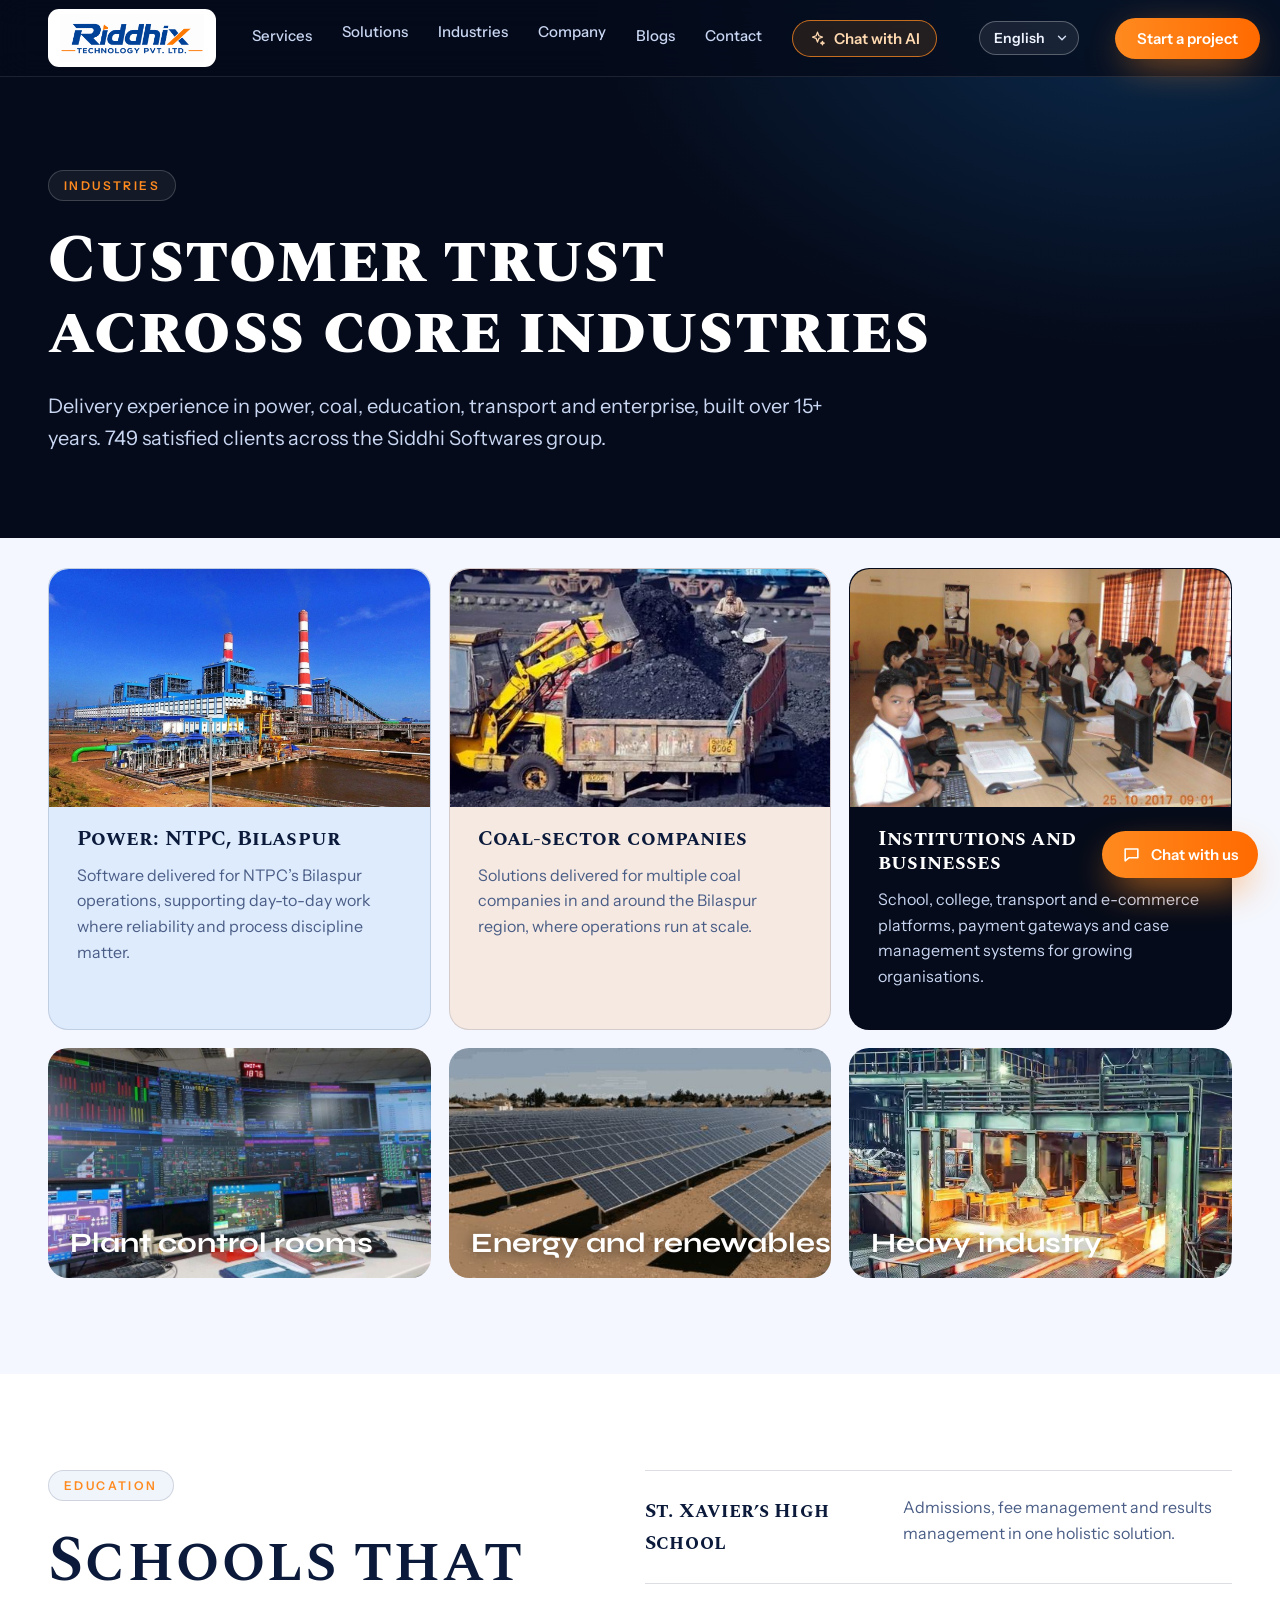
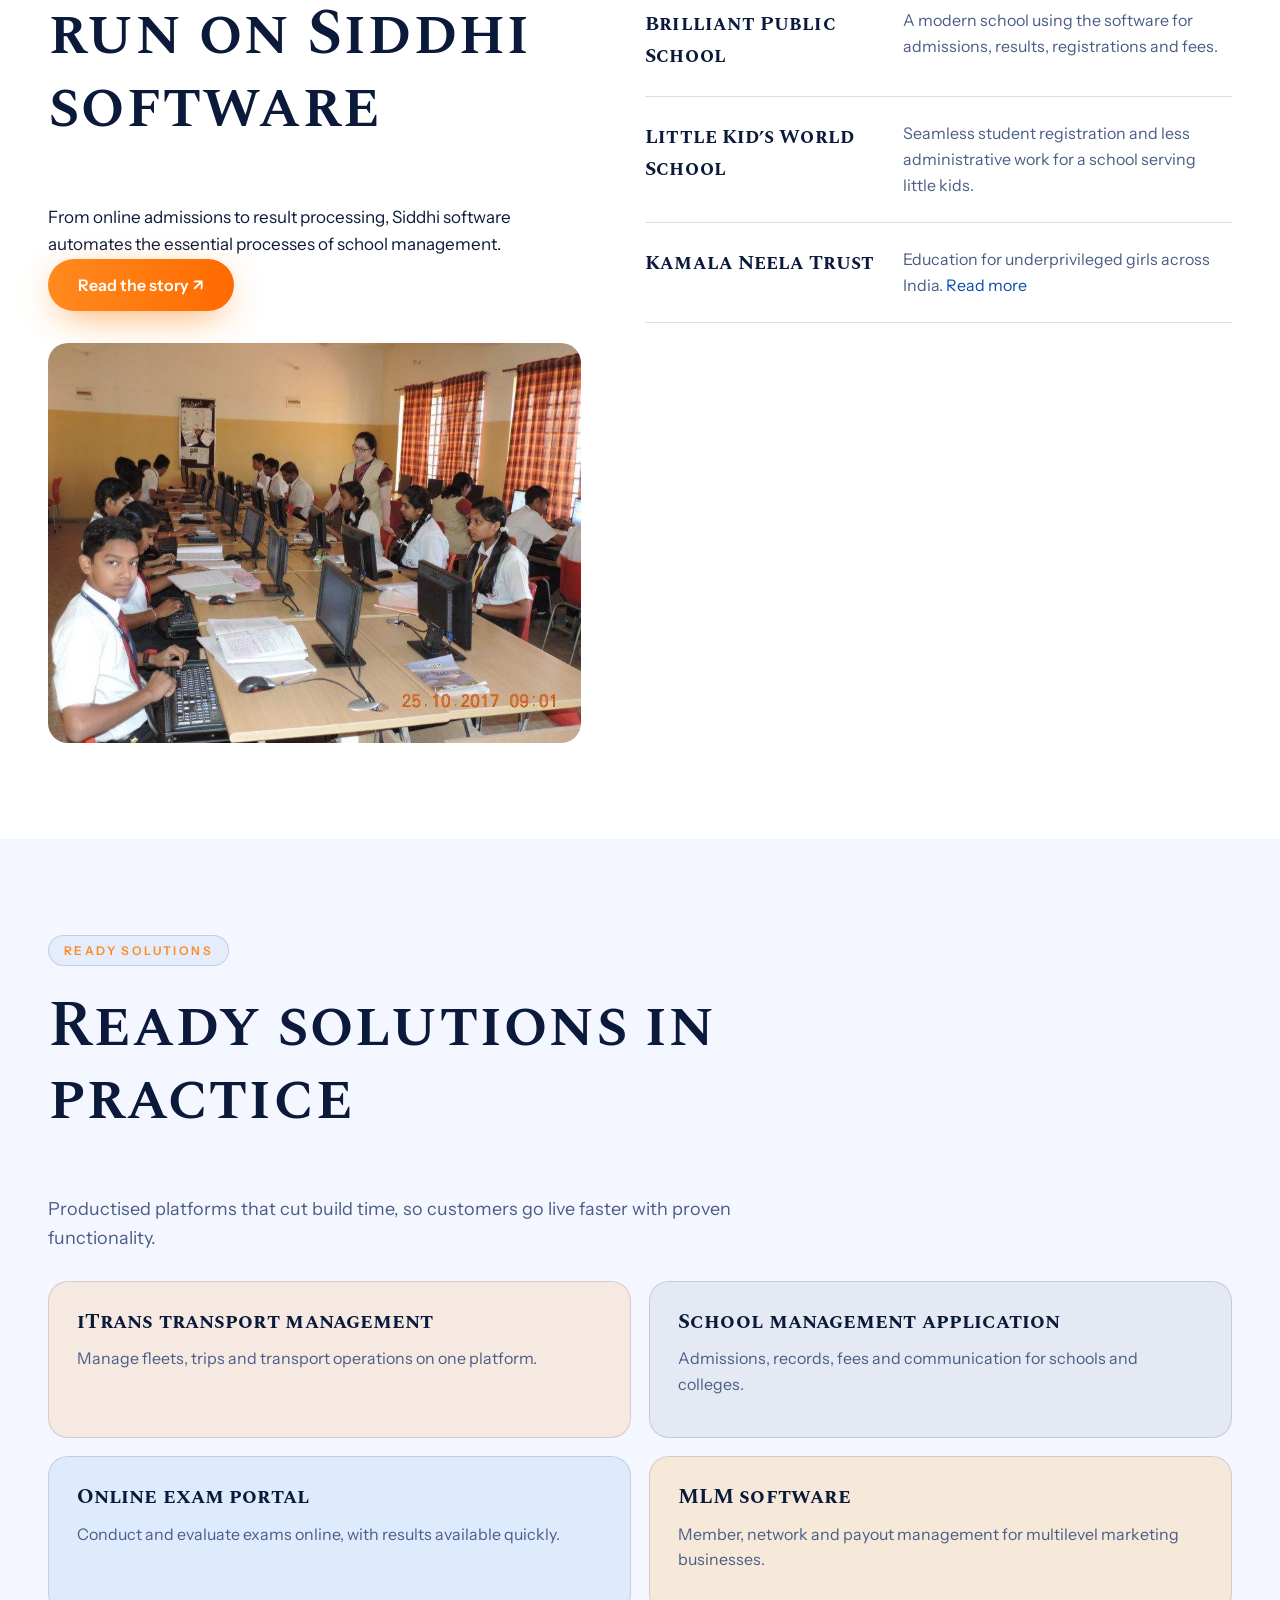
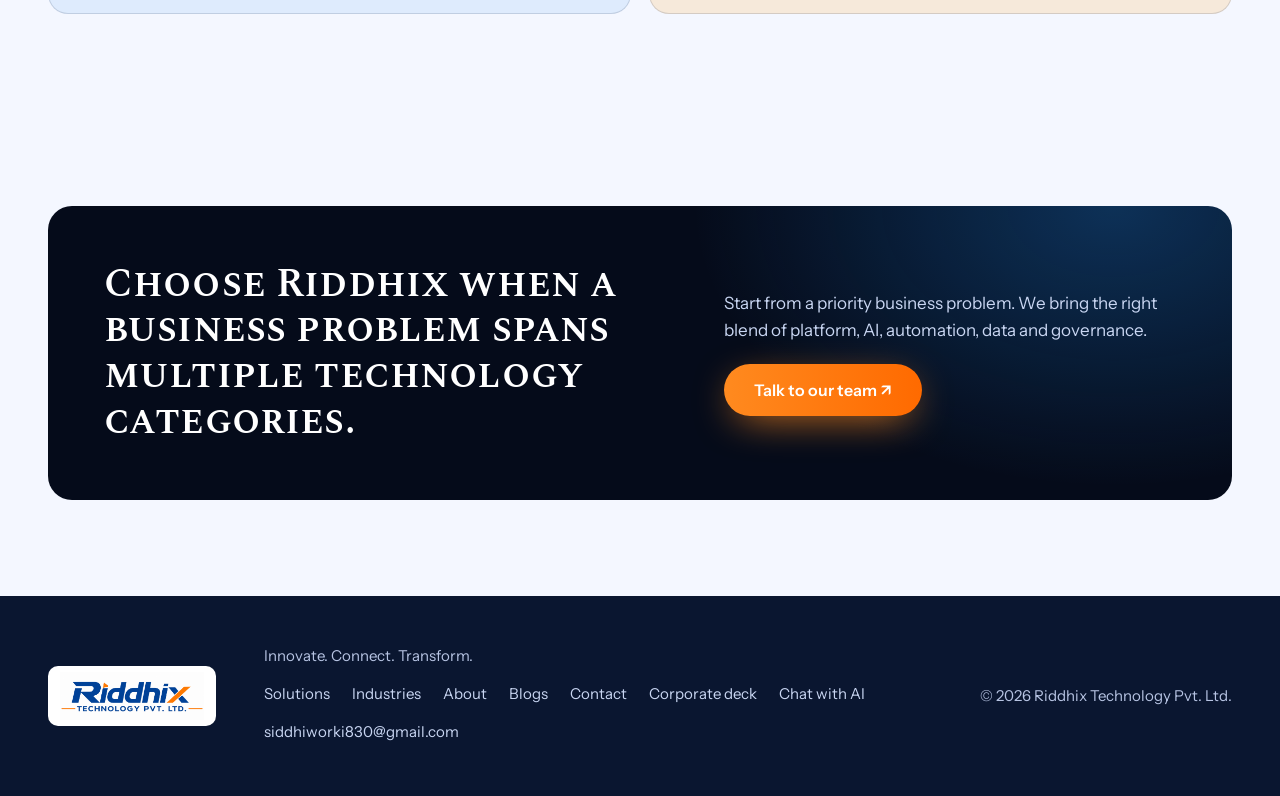
<file: industries.html>
<!DOCTYPE html><html lang="en"><head><meta charset="utf-8"><meta name="viewport" content="width=device-width,initial-scale=1"><title>Industries | Riddhix Technology</title><meta name="description" content="Riddhix and Siddhi Softwares delivery across power, coal, education and transport."><meta name="theme-color" content="#050b1a"><link rel="icon" href="assets/favicon.png"><link rel="preconnect" href="https://fonts.googleapis.com"><link rel="preconnect" href="https://fonts.gstatic.com" crossorigin><link href="https://fonts.googleapis.com/css2?family=Instrument+Sans:wght@400;500;600&family=Spectral+SC:wght@500;600;700&family=Syne:wght@600;700;800&display=swap" rel="stylesheet"><link rel="stylesheet" href="css/style.css"><link rel="stylesheet" href="css/pages.css"></head><body><a class="skip" href="#top">Skip to content</a><header id="hd"><div class="w nav"><a href="index.html" class="brand"><img src="assets/logo.png" alt="Riddhix Technology Pvt. Ltd."></a>
<nav id="nv" aria-label="Primary"><a href="index.html#services">Services</a><div class="dd"><a class="dd-t" href="solutions.html">Solutions</a><div class="dd-m"><a href="solutions.html#s2p">Source-to-Pay</a><a href="solutions.html#ai">Enterprise AI</a><a href="solutions.html#data">Data quality and MDM</a><a href="solutions.html#outcomes">How we create outcomes</a></div></div><div class="dd"><a class="dd-t" href="industries.html">Industries</a><div class="dd-m"><a href="industries.html#power">Power and coal</a><a href="industries.html#education">Education</a><a href="industries.html#ready">Ready solutions</a><a href="index.html#sectors">Sectors we serve</a></div></div><div class="dd"><a class="dd-t" href="about.html">Company</a><div class="dd-m"><a href="about.html#siddhi">Siddhi Softwares</a><a href="about.html#trust">Trust markers</a><a href="index.html#process">Our process</a><a href="index.html#faq">FAQ</a></div></div><a href="blog.html">Blogs</a><a href="contact.html">Contact</a><button type="button" class="nv-chat" data-chat-open><svg viewBox="0 0 24 24" aria-hidden="true"><path d="M12 3l1.9 5.1L19 10l-5.1 1.9L12 17l-1.9-5.1L5 10l5.1-1.9z"/><path d="M19 16l.7 1.8L21.5 18.5l-1.8.7L19 21l-.7-1.8-1.8-.7 1.8-.7z"/></svg><span>Chat with AI</span></button></nav>
<label class="vh" for="lang">Language</label><select id="lang" class="lang-sel" aria-label="Language"><option value="en">English</option><option value="hi">हिन्दी</option><option value="es">Español</option><option value="ja">日本語</option></select>
<a href="contact.html" class="btn mag sm">Start a project</a><button id="bm" type="button" aria-label="Open menu" aria-expanded="false" aria-controls="nv"><span></span><span></span></button>
</div></header><main id="top" tabindex="-1"><section class="x-ph"><div class="w"><span class="tag">Industries</span><h1>Customer trust across core industries</h1><p>Delivery experience in power, coal, education, transport and enterprise, built over 15+ years. 749 satisfied clients across the Siddhi Softwares group.</p></div></section>
<section class="x-sec" id="power" style="padding-top:30px"><div class="w"><div class="x-grid x-g3"><div class="x-card x-b1" style="min-height:300px"><img class="x-cimg" src="assets/img/plant-power.jpg" alt="Thermal power plant" loading="lazy" decoding="async"><h3>Power: NTPC, Bilaspur</h3><p>Software delivered for NTPC’s Bilaspur operations, supporting day-to-day work where reliability and process discipline matter.</p></div><div class="x-card x-b2"><img class="x-cimg" src="assets/img/industry-coal.jpg" alt="Coal being loaded onto a truck" loading="lazy" decoding="async"><h3>Coal-sector companies</h3><p>Solutions delivered for multiple coal companies in and around the Bilaspur region, where operations run at scale.</p></div><div class="x-card x-dk"><img class="x-cimg" src="assets/img/education-computer-lab.jpg" alt="School computer lab" loading="lazy" decoding="async"><h3>Institutions and businesses</h3><p>School, college, transport and e-commerce platforms, payment gateways and case management systems for growing organisations.</p></div></div><div class="x-grid x-g3" style="margin-top:18px"><div class="x-wide"><img src="assets/img/plant-control-room.jpg" alt="Power plant control room" loading="lazy" decoding="async"><span>Plant control rooms</span></div><div class="x-wide"><img src="assets/img/energy-solar.jpg" alt="Solar power field" loading="lazy" decoding="async"><span>Energy and renewables</span></div><div class="x-wide"><img src="assets/img/industry-steel-fabrication.jpg" alt="Steel fabrication line" loading="lazy" decoding="async"><span>Heavy industry</span></div></div></div></section>
<section class="x-sec x-alt" id="education"><div class="w"><div class="x-split x-top"><div><span class="tag">Education</span><h2>Schools that run on Siddhi software</h2><p>From online admissions to result processing, Siddhi software automates the essential processes of school management.</p><a class="btn" href="blog-siddhi-software-school-management.html">Read the story ↗</a><div class="x-panel" style="margin-top:32px"><img src="assets/img/education-computer-lab.jpg" alt="Students in a school computer lab" loading="lazy" decoding="async"></div></div><div class="x-rows"><div class="x-row"><h3>St. Xavier’s High School</h3><p>Admissions, fee management and results management in one holistic solution.</p></div><div class="x-row"><h3>Brilliant Public School</h3><p>A modern school using the software for admissions, results, registrations and fees.</p></div><div class="x-row"><h3>Little Kid’s World School</h3><p>Seamless student registration and less administrative work for a school serving little kids.</p></div><div class="x-row"><h3>Kamala Neela Trust</h3><p>Education for underprivileged girls across India. <a href="blog-kamala-neela-trust-educating-every-girl.html" style="color:var(--blue)">Read more</a></p></div></div></div></div></section>
<section class="x-sec" id="ready"><div class="w"><span class="tag">Ready solutions</span><h2>Ready solutions in practice</h2><p>Productised platforms that cut build time, so customers go live faster with proven functionality.</p><div class="x-grid x-g2" style="margin-top:28px">
<div class="x-card x-b2"><h3>iTrans transport management</h3><p>Manage fleets, trips and transport operations on one platform.</p></div><div class="x-card x-b3"><h3>School management application</h3><p>Admissions, records, fees and communication for schools and colleges.</p></div><div class="x-card x-b1"><h3>Online exam portal</h3><p>Conduct and evaluate exams online, with results available quickly.</p></div><div class="x-card x-b4"><h3>MLM software</h3><p>Member, network and payout management for multilevel marketing businesses.</p></div></div></div></section><section class="x-sec"><div class="w"><div class="x-cta"><h2>Choose Riddhix when a business problem spans multiple technology categories.</h2><div><p>Start from a priority business problem. We bring the right blend of platform, AI, automation, data and governance.</p><a class="btn" href="contact.html">Talk to our team ↗</a></div></div></div></section></main><footer><div class="w ft"><img src="assets/logo.png" alt="Riddhix Technology Pvt. Ltd."><div class="ft-mid"><p>Innovate. Connect. Transform.</p><nav class="ft-nav" aria-label="Footer"><a href="solutions.html">Solutions</a><a href="industries.html">Industries</a><a href="about.html">About</a><a href="blog.html">Blogs</a><a href="contact.html">Contact</a><a href="assets/Riddhix-Corporate-Deck.pdf" download="Riddhix-Corporate-Deck.pdf">Corporate deck</a><button type="button" data-chat-open>Chat with AI</button><a href="mailto:siddhiworki830@gmail.com">siddhiworki830@gmail.com</a></nav></div><p class="ft-c">&copy; 2026 Riddhix Technology Pvt. Ltd.</p></div></footer><button type="button" class="chat-fab" id="chat-fab" data-chat-open aria-label="Chat with us"><svg viewBox="0 0 24 24" aria-hidden="true"><path d="M4 5h16v11H9l-5 4z"/></svg><span>Chat with us</span></button>

<div class="cx" id="chat" role="dialog" aria-modal="true" aria-labelledby="cx-title" aria-describedby="cx-sub" tabindex="-1" hidden>
<div class="cx-app">
<header class="cx-h"><button type="button" id="chat-close" class="cx-ib" aria-label="Close chat and return to the website"><svg viewBox="0 0 24 24" aria-hidden="true"><path d="M15 5l-7 7 7 7"/></svg></button>
<span class="av" aria-hidden="true">R</span><div class="chat-t"><b id="cx-title">Riddhix Assistant</b><small id="cx-sub"><i class="live"></i><span id="cx-status">Online &middot; replies instantly</span></small></div>
<select id="lang2" class="lang-sel" aria-label="Language"><option value="en">English</option><option value="hi">हिन्दी</option><option value="es">Español</option><option value="ja">日本語</option></select>
<button type="button" id="chat-reset" class="cx-ib" aria-label="Start a new conversation" title="New conversation"><svg viewBox="0 0 24 24" aria-hidden="true"><path d="M12 5v14M5 12h14"/></svg></button></header>
<div class="cx-body"><div class="chat-log" id="chat-log" role="log" aria-live="polite" aria-relevant="additions" aria-label="Conversation" tabindex="0">
<div class="cx-empty" id="cx-empty"><span class="av big" aria-hidden="true">R</span><h2>How can we help?</h2><p>Ask about our services, or tell us what you want to build. I&rsquo;ll ask a few questions and pass a clear brief to our team.</p>
<div class="cx-sug" role="group" aria-label="Suggested questions"><button type="button" class="qb">I need a website for my business</button><button type="button" class="qb">I want to build a mobile app</button><button type="button" class="qb">I need IoT monitoring for my devices</button><button type="button" class="qb">I need billing or custom software</button><button type="button" class="qb">Can AI or automation help my business?</button><button type="button" class="qb">How does your process work?</button></div></div>
</div><button type="button" id="cx-jump" class="cx-jump" hidden>New messages <svg viewBox="0 0 24 24" aria-hidden="true"><path d="M12 5v14M5 12l7 7 7-7"/></svg></button></div>
<div class="chat-qr" id="chat-qr"></div>
<form class="cx-in" id="chat-form" autocomplete="off"><label class="vh" for="chat-input">Type your message</label><textarea id="chat-input" name="message" rows="1" maxlength="1000" placeholder="Type your message&hellip;" enterkeyhint="send"></textarea><button type="submit" id="chat-send" aria-label="Send message"><svg viewBox="0 0 24 24" aria-hidden="true"><path d="M12 19V5M5 12l7-7 7 7"/></svg></button></form>
<p class="chat-note">Enter to send &middot; Shift+Enter for a new line. We never ask for passwords or card details.</p>
</div></div>

<script defer src="js/config.js"></script><script defer src="js/i18n.js"></script><script defer src="js/pages.js"></script><script defer src="js/chatbot.js"></script></body></html>
</file>
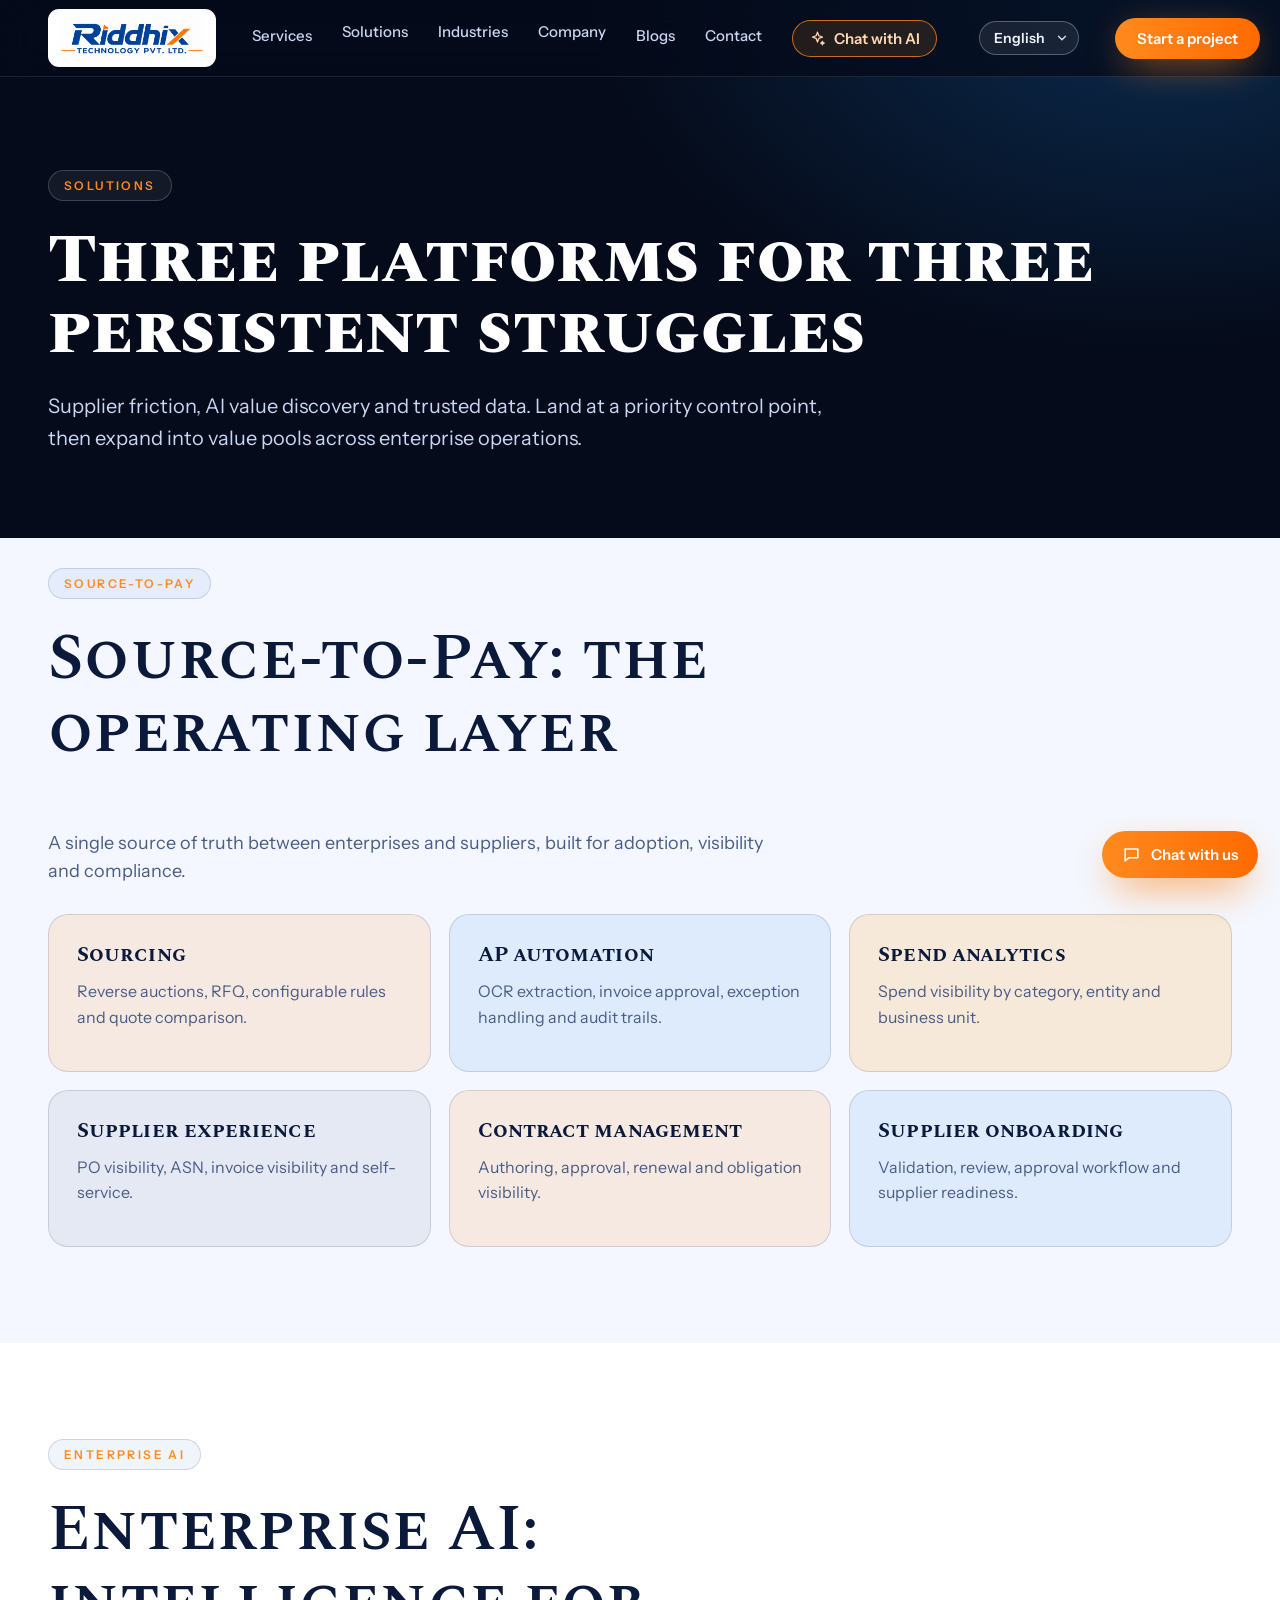
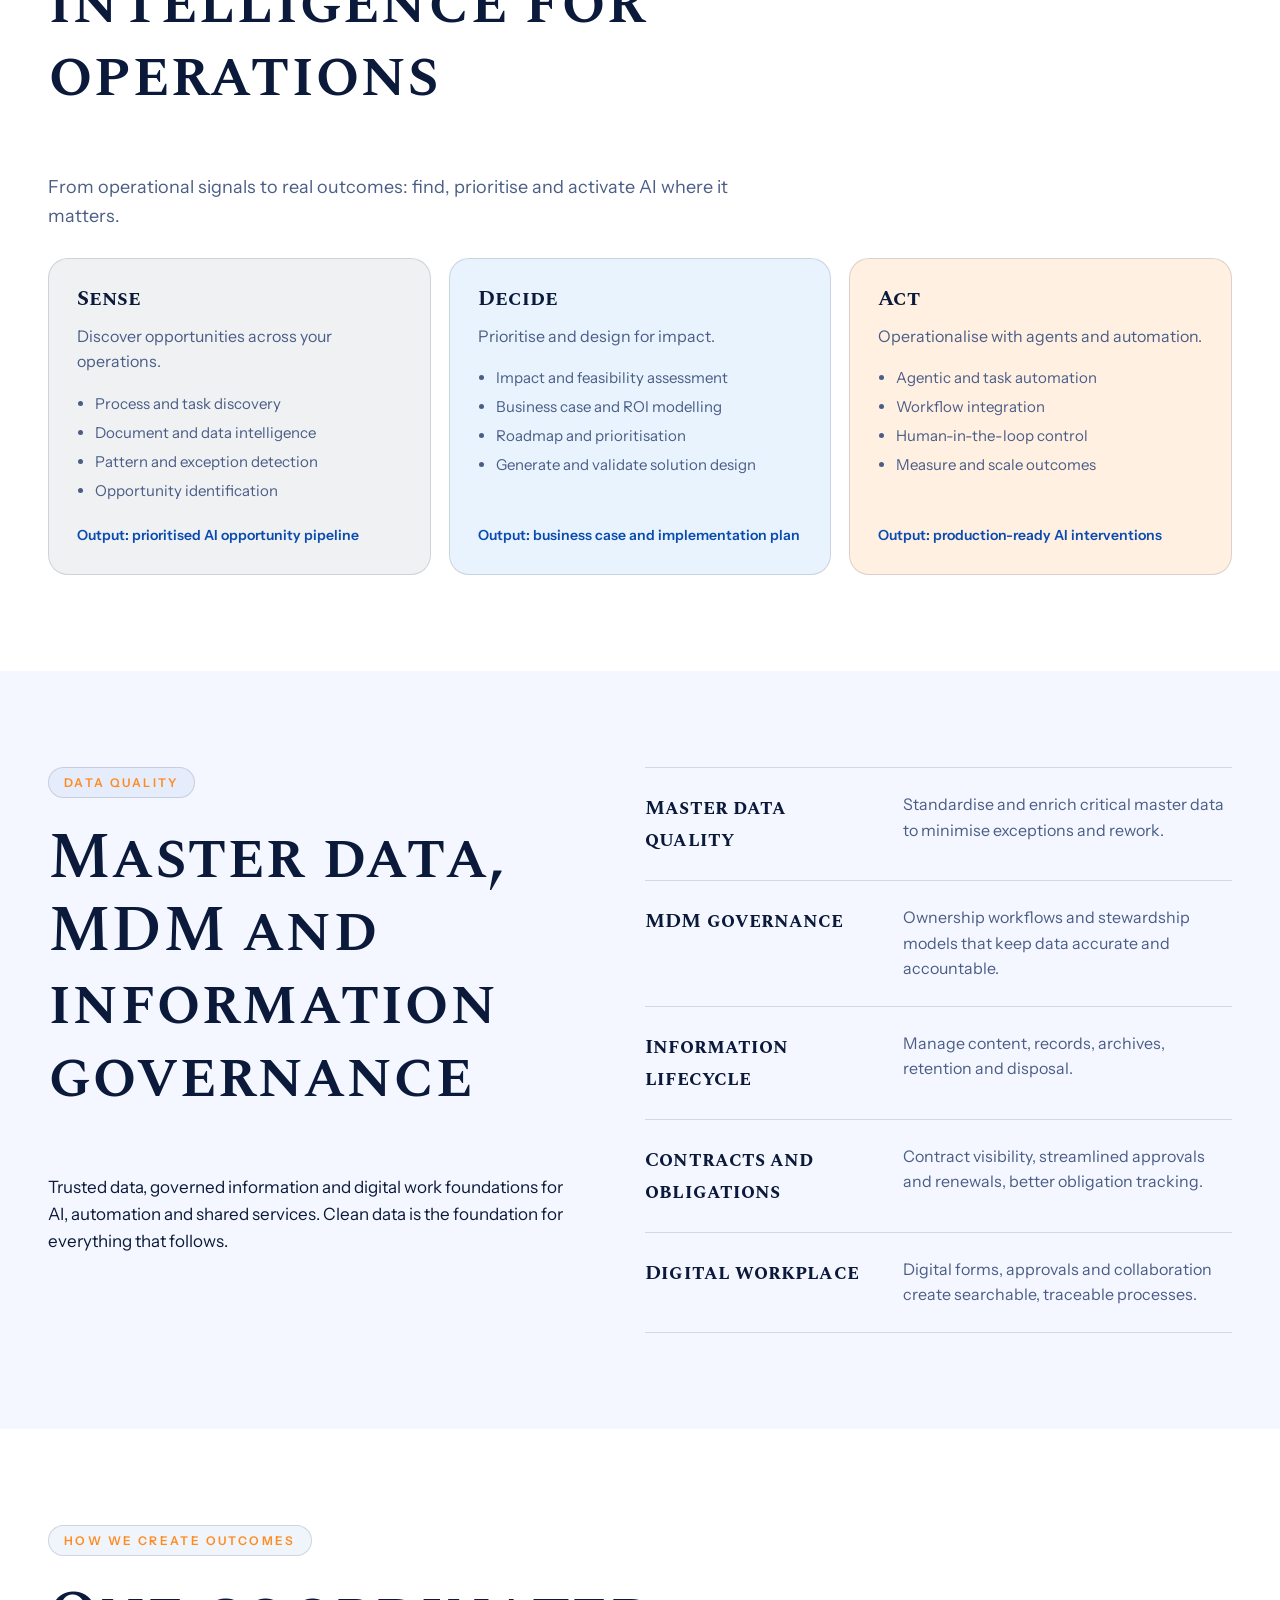
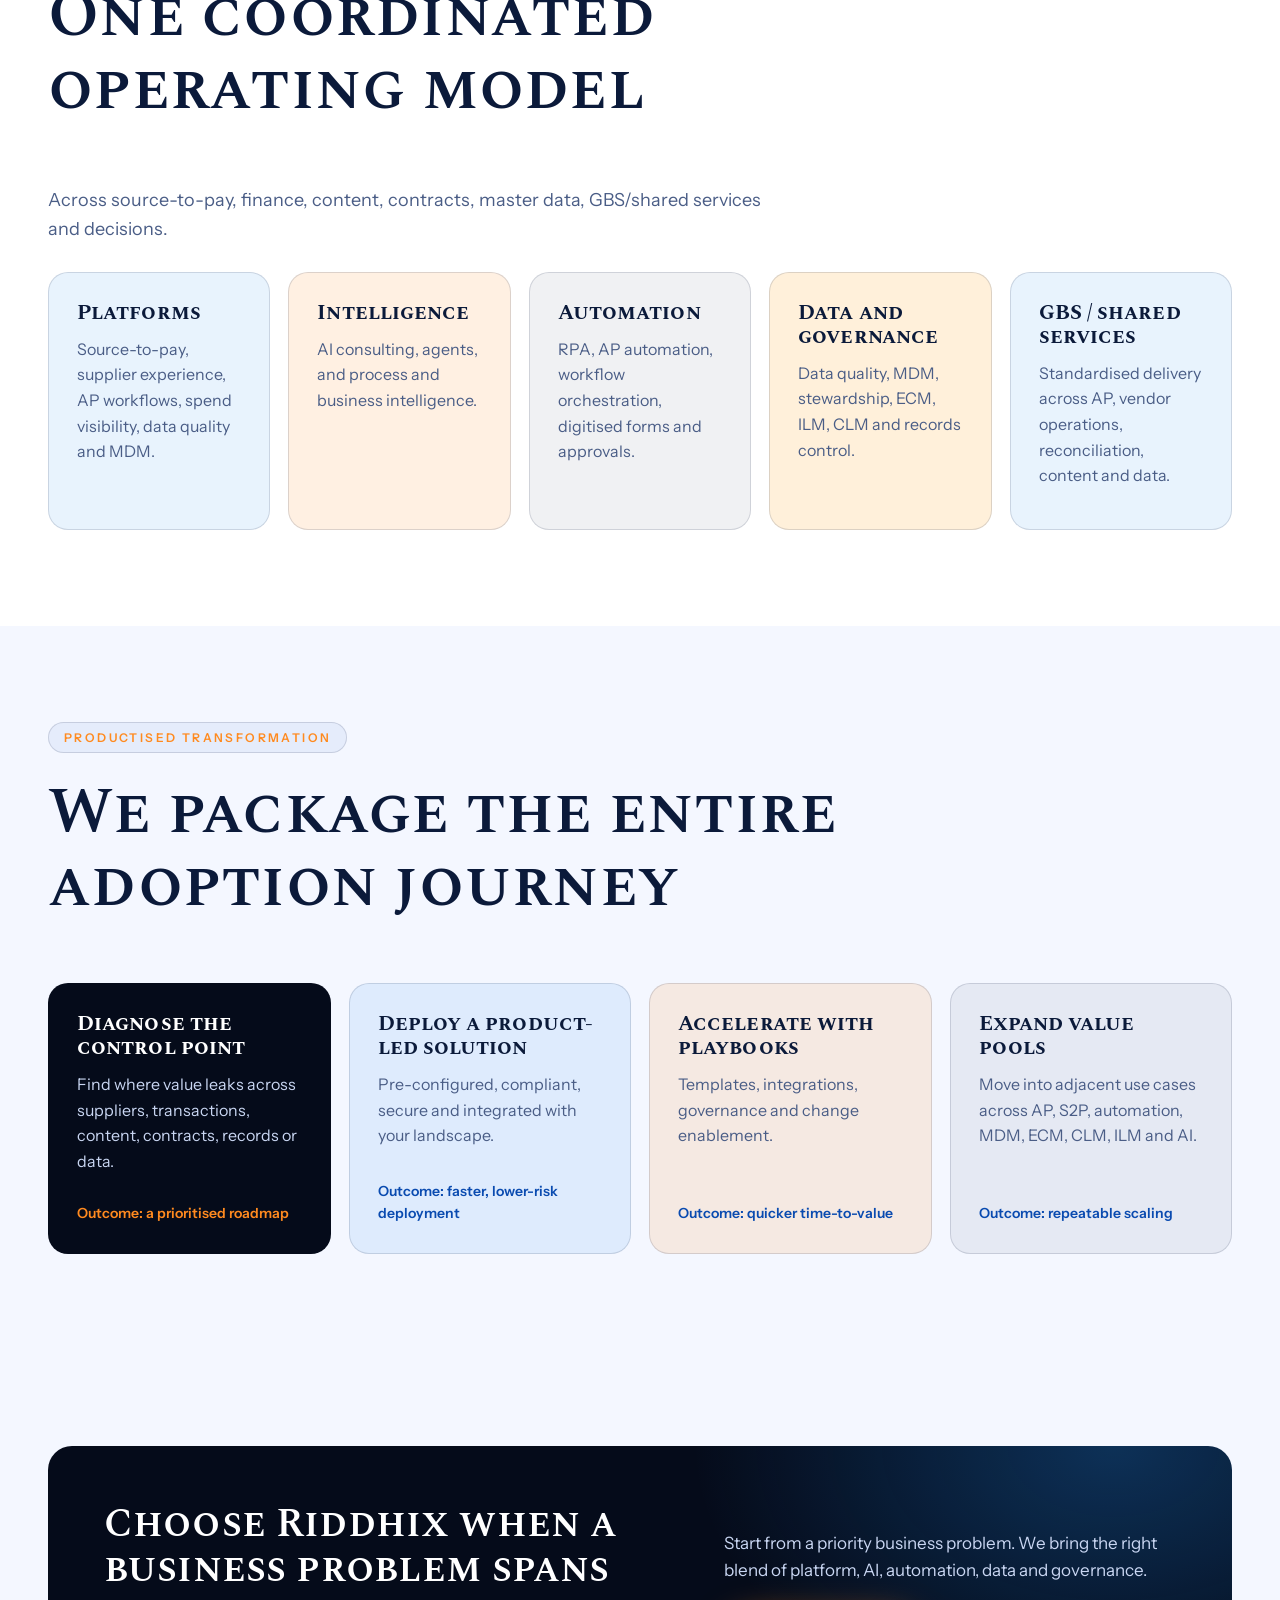
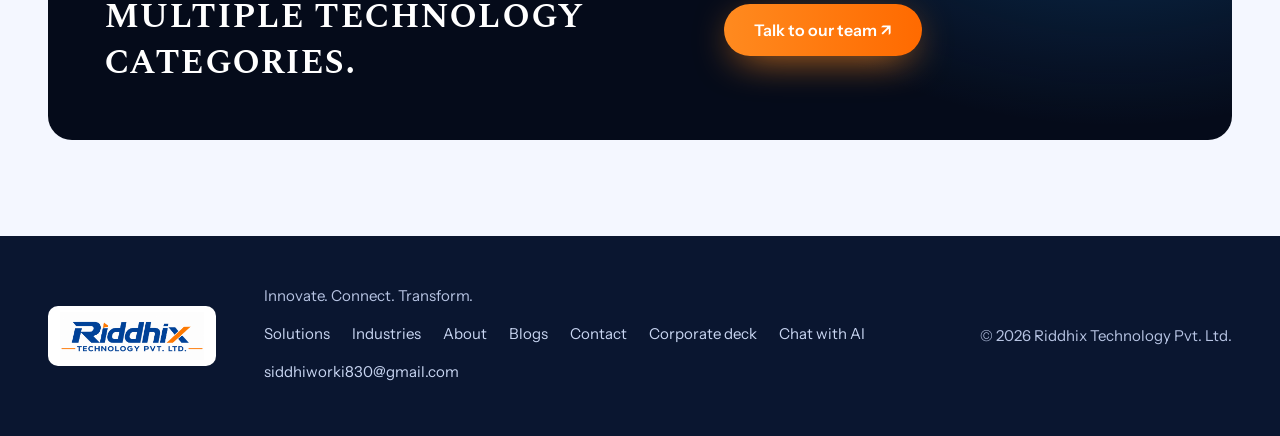
<file: solutions.html>
<!DOCTYPE html><html lang="en"><head><meta charset="utf-8"><meta name="viewport" content="width=device-width,initial-scale=1"><title>Solutions | Riddhix Technology</title><meta name="description" content="Source-to-pay, enterprise AI and master data quality from Riddhix."><meta name="theme-color" content="#050b1a"><link rel="icon" href="assets/favicon.png"><link rel="preconnect" href="https://fonts.googleapis.com"><link rel="preconnect" href="https://fonts.gstatic.com" crossorigin><link href="https://fonts.googleapis.com/css2?family=Instrument+Sans:wght@400;500;600&family=Spectral+SC:wght@500;600;700&family=Syne:wght@600;700;800&display=swap" rel="stylesheet"><link rel="stylesheet" href="css/style.css"><link rel="stylesheet" href="css/pages.css"></head><body><a class="skip" href="#top">Skip to content</a><header id="hd"><div class="w nav"><a href="index.html" class="brand"><img src="assets/logo.png" alt="Riddhix Technology Pvt. Ltd."></a>
<nav id="nv" aria-label="Primary"><a href="index.html#services">Services</a><div class="dd"><a class="dd-t" href="solutions.html">Solutions</a><div class="dd-m"><a href="solutions.html#s2p">Source-to-Pay</a><a href="solutions.html#ai">Enterprise AI</a><a href="solutions.html#data">Data quality and MDM</a><a href="solutions.html#outcomes">How we create outcomes</a></div></div><div class="dd"><a class="dd-t" href="industries.html">Industries</a><div class="dd-m"><a href="industries.html#power">Power and coal</a><a href="industries.html#education">Education</a><a href="industries.html#ready">Ready solutions</a><a href="index.html#sectors">Sectors we serve</a></div></div><div class="dd"><a class="dd-t" href="about.html">Company</a><div class="dd-m"><a href="about.html#siddhi">Siddhi Softwares</a><a href="about.html#trust">Trust markers</a><a href="index.html#process">Our process</a><a href="index.html#faq">FAQ</a></div></div><a href="blog.html">Blogs</a><a href="contact.html">Contact</a><button type="button" class="nv-chat" data-chat-open><svg viewBox="0 0 24 24" aria-hidden="true"><path d="M12 3l1.9 5.1L19 10l-5.1 1.9L12 17l-1.9-5.1L5 10l5.1-1.9z"/><path d="M19 16l.7 1.8L21.5 18.5l-1.8.7L19 21l-.7-1.8-1.8-.7 1.8-.7z"/></svg><span>Chat with AI</span></button></nav>
<label class="vh" for="lang">Language</label><select id="lang" class="lang-sel" aria-label="Language"><option value="en">English</option><option value="hi">हिन्दी</option><option value="es">Español</option><option value="ja">日本語</option></select>
<a href="contact.html" class="btn mag sm">Start a project</a><button id="bm" type="button" aria-label="Open menu" aria-expanded="false" aria-controls="nv"><span></span><span></span></button>
</div></header><main id="top" tabindex="-1"><section class="x-ph"><div class="w"><span class="tag">Solutions</span><h1>Three platforms for three persistent struggles</h1><p>Supplier friction, AI value discovery and trusted data. Land at a priority control point, then expand into value pools across enterprise operations.</p></div></section>
<section class="x-sec" id="s2p" style="padding-top:30px"><div class="w"><span class="tag">Source-to-Pay</span><h2>Source-to-Pay: the operating layer</h2><p>A single source of truth between enterprises and suppliers, built for adoption, visibility and compliance.</p><div class="x-grid x-g3" style="margin-top:28px">
<div class="x-card x-b2"><h3>Sourcing</h3><p>Reverse auctions, RFQ, configurable rules and quote comparison.</p></div><div class="x-card x-b1"><h3>AP automation</h3><p>OCR extraction, invoice approval, exception handling and audit trails.</p></div><div class="x-card x-b4"><h3>Spend analytics</h3><p>Spend visibility by category, entity and business unit.</p></div><div class="x-card x-b3"><h3>Supplier experience</h3><p>PO visibility, ASN, invoice visibility and self-service.</p></div><div class="x-card x-b2"><h3>Contract management</h3><p>Authoring, approval, renewal and obligation visibility.</p></div><div class="x-card x-b1"><h3>Supplier onboarding</h3><p>Validation, review, approval workflow and supplier readiness.</p></div></div></div></section>
<section class="x-sec x-alt" id="ai"><div class="w"><span class="tag">Enterprise AI</span><h2>Enterprise AI: intelligence for operations</h2><p>From operational signals to real outcomes: find, prioritise and activate AI where it matters.</p><div class="x-grid x-g3" style="margin-top:28px">
<div class="x-card x-b3"><h3>Sense</h3><p>Discover opportunities across your operations.</p><ul><li>Process and task discovery</li><li>Document and data intelligence</li><li>Pattern and exception detection</li><li>Opportunity identification</li></ul><small>Output: prioritised AI opportunity pipeline</small></div>
<div class="x-card x-b1"><h3>Decide</h3><p>Prioritise and design for impact.</p><ul><li>Impact and feasibility assessment</li><li>Business case and ROI modelling</li><li>Roadmap and prioritisation</li><li>Generate and validate solution design</li></ul><small>Output: business case and implementation plan</small></div>
<div class="x-card x-b2"><h3>Act</h3><p>Operationalise with agents and automation.</p><ul><li>Agentic and task automation</li><li>Workflow integration</li><li>Human-in-the-loop control</li><li>Measure and scale outcomes</li></ul><small>Output: production-ready AI interventions</small></div></div></div></section>
<section class="x-sec" id="data"><div class="w"><div class="x-split x-top"><div><span class="tag">Data quality</span><h2>Master data, MDM and information governance</h2><p>Trusted data, governed information and digital work foundations for AI, automation and shared services. Clean data is the foundation for everything that follows.</p></div><div class="x-rows">
<div class="x-row"><h3>Master data quality</h3><p>Standardise and enrich critical master data to minimise exceptions and rework.</p></div><div class="x-row"><h3>MDM governance</h3><p>Ownership workflows and stewardship models that keep data accurate and accountable.</p></div><div class="x-row"><h3>Information lifecycle</h3><p>Manage content, records, archives, retention and disposal.</p></div><div class="x-row"><h3>Contracts and obligations</h3><p>Contract visibility, streamlined approvals and renewals, better obligation tracking.</p></div><div class="x-row"><h3>Digital workplace</h3><p>Digital forms, approvals and collaboration create searchable, traceable processes.</p></div></div></div></div></section>
<section class="x-sec x-alt" id="outcomes"><div class="w"><span class="tag">How we create outcomes</span><h2>One coordinated operating model</h2><p>Across source-to-pay, finance, content, contracts, master data, GBS/shared services and decisions.</p><div class="x-grid x-g5" style="margin-top:28px">
<div class="x-card x-b1"><h3>Platforms</h3><p>Source-to-pay, supplier experience, AP workflows, spend visibility, data quality and MDM.</p></div><div class="x-card x-b2"><h3>Intelligence</h3><p>AI consulting, agents, and process and business intelligence.</p></div><div class="x-card x-b3"><h3>Automation</h3><p>RPA, AP automation, workflow orchestration, digitised forms and approvals.</p></div><div class="x-card x-b4"><h3>Data and governance</h3><p>Data quality, MDM, stewardship, ECM, ILM, CLM and records control.</p></div><div class="x-card x-b1"><h3>GBS / shared services</h3><p>Standardised delivery across AP, vendor operations, reconciliation, content and data.</p></div></div></div></section>
<section class="x-sec"><div class="w"><span class="tag">Productised transformation</span><h2>We package the entire adoption journey</h2><div class="x-grid x-g4" style="margin-top:28px">
<div class="x-card x-dk"><h3>Diagnose the control point</h3><p>Find where value leaks across suppliers, transactions, content, contracts, records or data.</p><small style="color:var(--org)">Outcome: a prioritised roadmap</small></div>
<div class="x-card x-b1"><h3>Deploy a product-led solution</h3><p>Pre-configured, compliant, secure and integrated with your landscape.</p><small>Outcome: faster, lower-risk deployment</small></div>
<div class="x-card x-b2"><h3>Accelerate with playbooks</h3><p>Templates, integrations, governance and change enablement.</p><small>Outcome: quicker time-to-value</small></div>
<div class="x-card x-b3"><h3>Expand value pools</h3><p>Move into adjacent use cases across AP, S2P, automation, MDM, ECM, CLM, ILM and AI.</p><small>Outcome: repeatable scaling</small></div></div></div></section><section class="x-sec"><div class="w"><div class="x-cta"><h2>Choose Riddhix when a business problem spans multiple technology categories.</h2><div><p>Start from a priority business problem. We bring the right blend of platform, AI, automation, data and governance.</p><a class="btn" href="contact.html">Talk to our team ↗</a></div></div></div></section></main><footer><div class="w ft"><img src="assets/logo.png" alt="Riddhix Technology Pvt. Ltd."><div class="ft-mid"><p>Innovate. Connect. Transform.</p><nav class="ft-nav" aria-label="Footer"><a href="solutions.html">Solutions</a><a href="industries.html">Industries</a><a href="about.html">About</a><a href="blog.html">Blogs</a><a href="contact.html">Contact</a><a href="assets/Riddhix-Corporate-Deck.pdf" download="Riddhix-Corporate-Deck.pdf">Corporate deck</a><button type="button" data-chat-open>Chat with AI</button><a href="mailto:siddhiworki830@gmail.com">siddhiworki830@gmail.com</a></nav></div><p class="ft-c">&copy; 2026 Riddhix Technology Pvt. Ltd.</p></div></footer><button type="button" class="chat-fab" id="chat-fab" data-chat-open aria-label="Chat with us"><svg viewBox="0 0 24 24" aria-hidden="true"><path d="M4 5h16v11H9l-5 4z"/></svg><span>Chat with us</span></button>

<div class="cx" id="chat" role="dialog" aria-modal="true" aria-labelledby="cx-title" aria-describedby="cx-sub" tabindex="-1" hidden>
<div class="cx-app">
<header class="cx-h"><button type="button" id="chat-close" class="cx-ib" aria-label="Close chat and return to the website"><svg viewBox="0 0 24 24" aria-hidden="true"><path d="M15 5l-7 7 7 7"/></svg></button>
<span class="av" aria-hidden="true">R</span><div class="chat-t"><b id="cx-title">Riddhix Assistant</b><small id="cx-sub"><i class="live"></i><span id="cx-status">Online &middot; replies instantly</span></small></div>
<select id="lang2" class="lang-sel" aria-label="Language"><option value="en">English</option><option value="hi">हिन्दी</option><option value="es">Español</option><option value="ja">日本語</option></select>
<button type="button" id="chat-reset" class="cx-ib" aria-label="Start a new conversation" title="New conversation"><svg viewBox="0 0 24 24" aria-hidden="true"><path d="M12 5v14M5 12h14"/></svg></button></header>
<div class="cx-body"><div class="chat-log" id="chat-log" role="log" aria-live="polite" aria-relevant="additions" aria-label="Conversation" tabindex="0">
<div class="cx-empty" id="cx-empty"><span class="av big" aria-hidden="true">R</span><h2>How can we help?</h2><p>Ask about our services, or tell us what you want to build. I&rsquo;ll ask a few questions and pass a clear brief to our team.</p>
<div class="cx-sug" role="group" aria-label="Suggested questions"><button type="button" class="qb">I need a website for my business</button><button type="button" class="qb">I want to build a mobile app</button><button type="button" class="qb">I need IoT monitoring for my devices</button><button type="button" class="qb">I need billing or custom software</button><button type="button" class="qb">Can AI or automation help my business?</button><button type="button" class="qb">How does your process work?</button></div></div>
</div><button type="button" id="cx-jump" class="cx-jump" hidden>New messages <svg viewBox="0 0 24 24" aria-hidden="true"><path d="M12 5v14M5 12l7 7 7-7"/></svg></button></div>
<div class="chat-qr" id="chat-qr"></div>
<form class="cx-in" id="chat-form" autocomplete="off"><label class="vh" for="chat-input">Type your message</label><textarea id="chat-input" name="message" rows="1" maxlength="1000" placeholder="Type your message&hellip;" enterkeyhint="send"></textarea><button type="submit" id="chat-send" aria-label="Send message"><svg viewBox="0 0 24 24" aria-hidden="true"><path d="M12 19V5M5 12l7-7 7 7"/></svg></button></form>
<p class="chat-note">Enter to send &middot; Shift+Enter for a new line. We never ask for passwords or card details.</p>
</div></div>

<script defer src="js/config.js"></script><script defer src="js/i18n.js"></script><script defer src="js/pages.js"></script><script defer src="js/chatbot.js"></script></body></html>
</file>
<file: css/style.css>
:root{--blue:#0a4bb0;--blue2:#1e88e5;--navy:#050b1a;--navy2:#0a1630;--ink:#0b1a3a;--org:#ff8a1f;--org2:#ffb347;--paper:#f4f7ff;--line:rgba(11,26,58,.14);--mu:#4a5d86;--e:cubic-bezier(.2,.8,.2,1)}
*{box-sizing:border-box;margin:0;padding:0}
html{scroll-behavior:smooth;scroll-padding-top:80px}
body{font:17px/1.6 "Instrument Sans",system-ui,sans-serif;color:var(--ink);background:var(--paper);overflow-x:hidden}
h1,h2,h3,.rn,.layer em{font-family:Syne,sans-serif;letter-spacing:-.02em}
a{color:inherit;text-decoration:none}ul,ol{list-style:none}img{display:block;max-width:100%}
:focus-visible{outline:3px solid var(--org);outline-offset:3px}
.w{max-width:1240px;margin:auto;padding:0 28px}
.sec{padding:130px 0}
h2{font-size:clamp(32px,5vw,64px);line-height:1.04;font-weight:800;max-width:14em;margin-bottom:60px}
.lead{font-size:20px;color:var(--mu);max-width:34em}
/* preloader: the one orchestrated entrance */
#pre{position:fixed;inset:0;z-index:100;background:#fff;display:grid;place-content:center;justify-items:center;gap:28px;transition:clip-path 1.1s cubic-bezier(.7,0,.2,1) .15s}
#pre img{width:min(300px,64vw);animation:logo 1.4s var(--e) both}
#pre i{width:200px;height:3px;background:var(--line);position:relative;overflow:hidden}
#pre i::after{content:"";position:absolute;inset:0;background:var(--org);transform:translateX(-100%);animation:bar 1.5s .1s ease forwards}
@keyframes logo{from{opacity:0;transform:scale(.86) translateY(20px);filter:blur(8px)}}
@keyframes bar{to{transform:none}}
body.ready #pre{clip-path:inset(0 0 100% 0);pointer-events:none}
.ln{display:block;clip-path:inset(-.5em -.25em -.6em -.25em);padding-bottom:.08em}
.ln>span{display:block;transform:translateY(170%);transition:transform 1s var(--e) calc(.9s + var(--n)*.1s)}
body.ready .ln>span{transform:none}
.rise{opacity:0;transform:translateY(24px);transition:all 1s var(--e) calc(.9s + var(--n)*.1s)}
body.ready .rise{opacity:1;transform:none}
/* header */
#hd{position:fixed;inset:0 0 auto;z-index:50;background:rgba(5,11,26,.72);backdrop-filter:blur(16px);border-bottom:1px solid rgba(255,255,255,.1);transition:transform .5s var(--e)}
#hd.hide{transform:translateY(-100%)}
.nav{display:flex;align-items:center;gap:36px;height:76px}
.brand img{height:46px;width:auto;background:#fff;padding:6px 12px;border-radius:11px}
#nv{display:flex;gap:30px;margin-left:auto;font-weight:500;font-size:15px;color:#c9d6f2}#nv a:hover{color:#fff}
#nv a{position:relative;padding:4px 0}#nv a::after{content:"";position:absolute;left:0;bottom:0;height:2px;width:100%;background:var(--org);transform:scaleX(0);transform-origin:right;transition:transform .45s var(--e)}
#nv a:hover::after{transform:scaleX(1);transform-origin:left}
.btn{display:inline-flex;align-items:center;justify-content:center;padding:16px 30px;border-radius:999px;border:0;background:linear-gradient(90deg,var(--org),#ff6a00);box-shadow:0 10px 40px -12px var(--org);color:#fff;font:600 16px "Instrument Sans",system-ui,sans-serif;cursor:pointer;position:relative;overflow:hidden;transition:background .4s,transform .2s}
.btn::before{content:"";position:absolute;inset:0;background:var(--blue);transform:translateY(101%);transition:transform .5s var(--e);border-radius:inherit}
.btn:hover::before{transform:none}.btn>*,.btn{z-index:0}
.btn.sm{padding:11px 22px;font-size:15px}
.btn.ghost{background:transparent;box-shadow:none;color:var(--ink);box-shadow:inset 0 0 0 1.5px var(--ink)}.btn.ghost:hover{color:#fff}
#bm{display:none;background:none;border:0;width:44px;height:44px;margin-left:auto;cursor:pointer}
#bm span{display:block;height:2px;background:#fff;margin:7px 8px;transition:.4s}
/* hero */
.hero{min-height:100vh;min-height:100svh;padding-top:150px;position:relative;display:flex;flex-direction:column;justify-content:space-between;overflow:hidden;color:#eef3ff;background:radial-gradient(1200px 650px at 80% 20%,rgba(30,136,229,.30),transparent 70%),radial-gradient(900px 500px at 8% 92%,rgba(255,138,31,.20),transparent 70%),var(--navy)}
.hero .lead{color:#b4c3e3;font-size:clamp(16.5px,1.25vw,19px);line-height:1.7;max-width:32em;text-wrap:pretty}.hero .btn.ghost{color:#eef3ff;box-shadow:inset 0 0 0 1.5px rgba(255,255,255,.35)}
#net{position:absolute;inset:0;width:100%;height:100%;opacity:.55;pointer-events:none}
.hero-in{position:relative;z-index:1;width:100%;display:grid;grid-template-columns:minmax(0,1fr) minmax(0,1.12fr);gap:clamp(8px,2vw,32px);align-items:center}
.hero-txt{min-width:0}
h1{font-size:clamp(34px,3.55vw,56px);line-height:1.08;font-weight:700;letter-spacing:-.035em;margin-bottom:26px;text-wrap:balance}
.hero .tag{margin-bottom:28px;color:#ffb066}
/* 3D panel: canvas fills the panel, camera is fitted to it in main.js */
.hero-vis{position:relative;width:calc(100% + clamp(0px,3vw,44px));height:clamp(460px,calc(100vh - 230px),760px);margin-right:calc(-1 * clamp(0px,3vw,44px))}
.hero-vis::before{content:"";position:absolute;inset:6%;border-radius:50%;background:radial-gradient(closest-side,rgba(30,136,229,.22),rgba(255,138,31,.07) 60%,transparent);pointer-events:none}
#gl{position:absolute;inset:0;width:100%;height:100%;-webkit-mask-image:radial-gradient(ellipse closest-side,#000 94%,transparent 100%);mask-image:radial-gradient(ellipse closest-side,#000 94%,transparent 100%)}
.rotl{font:600 clamp(18px,1.55vw,22px) Syne,sans-serif;letter-spacing:-.015em;color:#d6e0f7;margin-bottom:18px;min-height:1.5em}
.rotl b{font-weight:700;color:#fff}
.rot{color:var(--org);display:inline-block;min-width:1ch;border-right:3px solid var(--org);padding-right:5px;animation:blink .8s steps(1) infinite}
@keyframes blink{50%{border-color:transparent}}
/* fallback orb (shown only when WebGL / three.js is unavailable) */
.orb{position:absolute;inset:0;display:none}
.hero-vis.fb .orb{display:block}.hero-vis.fb #gl{display:none}
.orb>svg{position:absolute;inset:0;width:100%;height:100%;overflow:visible}
.ring{transform-origin:200px 200px;animation:spin 24s linear infinite}.ring.r2{animation-duration:36s;animation-direction:reverse}.ring.r3{animation-duration:55s}
@keyframes spin{to{transform:rotate(360deg)}}
.chip{position:absolute;display:flex;align-items:center;gap:9px;padding:8px 14px 8px 8px;border-radius:16px;background:rgba(255,255,255,.07);border:1px solid rgba(255,255,255,.16);backdrop-filter:blur(12px);font-weight:600;font-size:14px;color:#fff;animation:flt 5s ease-in-out infinite;white-space:nowrap}
.chip .ico{width:32px;border-radius:10px;box-shadow:none}
.c1{top:10%;left:4%}.c2{top:22%;right:3%;animation-delay:-1.2s}.c3{bottom:20%;left:2%;animation-delay:-2.4s}.c4{bottom:9%;right:5%;animation-delay:-3.6s}
@keyframes flt{50%{transform:translateY(-14px)}}
.cta{display:flex;gap:14px;flex-wrap:wrap;margin-top:36px}
.trio{position:relative;display:grid;grid-template-columns:repeat(3,1fr);margin-top:70px;padding-bottom:36px}
.trio div{padding:22px 28px 0 0;border-top:1.5px solid rgba(255,255,255,.3);margin-right:28px}
.trio div:first-child{border-color:var(--blue2)}.trio div:nth-child(2){border-color:var(--org)}
.trio b{font:700 22px Syne;display:block;color:#fff}.trio span{color:#9fb0d3;font-size:15px;display:block;max-width:22em}
/* services */
.rows{border-top:1.5px solid var(--ink)}
.row{border-bottom:1px solid var(--line)}
.row button{width:100%;display:grid;grid-template-columns:1.1fr 1fr 40px;align-items:center;gap:32px;padding:34px 0;background:none;border:0;text-align:left;color:inherit;cursor:pointer;transition:padding .5s var(--e),color .3s}
.rn{font-size:clamp(24px,3.4vw,44px);font-weight:700;line-height:1.1;display:flex;align-items:center;gap:20px}
.rd{color:var(--mu);font-size:16px}
.plus{width:28px;height:28px;position:relative;justify-self:end}
.plus::before,.plus::after{content:"";position:absolute;left:0;top:13px;width:28px;height:2px;background:var(--org);transition:transform .5s var(--e)}.plus::after{transform:rotate(90deg)}
.row:hover button{padding-left:22px;color:var(--blue)}
.row.on .plus::after{transform:none}
.rx{display:grid;grid-template-rows:0fr;transition:grid-template-rows .6s var(--e)}.rx>div{overflow:hidden;display:grid;grid-template-columns:1.1fr 1fr;gap:32px}
.row.on .rx{grid-template-rows:1fr}
.rx p{font-size:19px;max-width:30em;padding-bottom:36px}.rx ul{padding-bottom:36px}.rx li{padding:9px 0;border-bottom:1px solid var(--line);font-weight:500}.rx li::before{content:"";display:inline-block;width:8px;height:8px;background:var(--org);margin-right:14px}
/* 3D layer stack (scroll-driven) */
#layers{height:440vh;height:440svh;background:radial-gradient(900px 650px at 75% 50%,rgba(30,136,229,.24),transparent 70%),radial-gradient(600px 400px at 10% 90%,rgba(255,138,31,.12),transparent 70%),var(--navy);color:#fff;position:relative}
.st-in{position:sticky;top:0;height:100vh;height:100svh;display:grid;grid-template-columns:1fr 1.1fr;align-items:center;overflow:hidden;max-width:1400px;margin:auto}
.w2{padding:0 28px 0 max(28px,5vw)}
.w2 h2{margin-bottom:40px;font-size:clamp(30px,4.4vw,58px)}
.sp-box{border-left:3px solid var(--org);padding-left:26px;min-height:190px}
.sp-box h3{font-size:30px;margin-bottom:10px;transition:opacity .3s}.sp-box p{color:#b7c4e3;max-width:26em;transition:opacity .3s}
.sp-box.sw h3,.sp-box.sw p{opacity:0}
.dots{display:flex;gap:8px;margin-top:30px}.dots i{width:44px;height:3px;background:rgba(255,255,255,.2);transition:background .4s}.dots i.on{background:var(--org)}
.scene{perspective:1700px;height:100%;display:grid;place-items:center}
.iso{position:relative;width:min(32vw,340px);aspect-ratio:1;transform-style:preserve-3d;transform:rotateX(58deg) rotateZ(-40deg) translateZ(-90px)}
.iso::before{content:"";position:absolute;inset:-10%;background:radial-gradient(closest-side,rgba(0,0,0,.55),transparent);transform:translateZ(-60px)}
.layer{position:absolute;inset:0;border-radius:16px;border:1.5px solid rgba(255,255,255,.3);background:linear-gradient(135deg,rgba(18,86,190,.88),rgba(8,34,84,.92));transform:translateZ(calc(var(--i)*var(--gap,20px)));transition:background .5s,border-color .5s,box-shadow .5s;display:flex;align-items:flex-end;padding:16px;overflow:hidden;
background-image:linear-gradient(rgba(255,255,255,.07) 1px,transparent 1px),linear-gradient(90deg,rgba(255,255,255,.07) 1px,transparent 1px),linear-gradient(135deg,rgba(18,86,190,.88),rgba(8,34,84,.92));background-size:34px 34px,34px 34px,auto}
.layer em{font-style:normal;font-weight:700;font-size:15px;position:relative}
.layer::before{content:"";position:absolute;left:16px;top:16px;right:16px;height:26px;border-radius:6px;background:rgba(255,255,255,.18)}
.l-iot::before{height:90px;width:90px;right:auto;border-radius:50%;background:radial-gradient(circle,#fff 0 6px,transparent 7px),radial-gradient(circle,transparent 34px,rgba(255,255,255,.35) 35px 37px,transparent 38px)}
.l-app::before{width:70px;height:120px;right:auto;border-radius:14px;background:rgba(255,255,255,.18)}
.l-sw::before{height:70px;background:repeating-linear-gradient(rgba(255,255,255,.28) 0 6px,transparent 6px 16px)}
.layer.on{border-color:#ffd29a;background-image:linear-gradient(rgba(255,255,255,.12) 1px,transparent 1px),linear-gradient(90deg,rgba(255,255,255,.12) 1px,transparent 1px),linear-gradient(135deg,#f7941d,#c76400);box-shadow:0 0 70px rgba(247,148,29,.55)}
/* process: numbered nodes on a vertical line, text in its own column */
.tl{position:relative;max-width:820px;margin-left:auto}
.pl{position:absolute;left:27px;top:28px;bottom:28px;width:2px;margin-left:-1px;background:var(--line);border-radius:2px}.pl i{display:block;width:100%;height:0;background:var(--org);border-radius:2px}
.steps{position:relative}
.steps li{display:grid;grid-template-columns:56px minmax(0,1fr);column-gap:32px;align-items:start;padding-bottom:60px}
.steps li:last-child{padding-bottom:0}
.steps b{position:relative;z-index:1;width:56px;height:56px;border-radius:50%;display:grid;place-items:center;font:700 18px/1 Syne,sans-serif;letter-spacing:0;color:#fff;background:linear-gradient(135deg,var(--blue),var(--blue2));box-shadow:0 0 0 7px var(--paper),0 14px 28px -12px var(--blue2);transition:background .4s,box-shadow .4s}
.steps li.on b{background:linear-gradient(135deg,var(--org),#ff6a00);box-shadow:0 0 0 7px var(--paper),0 14px 28px -12px var(--org)}
.steps li>div{padding-top:10px;min-width:0}
.steps h3{font-size:clamp(22px,2.3vw,28px);line-height:1.15;margin-bottom:10px}.steps p{color:var(--mu);max-width:30em}
.pr{display:grid;grid-template-columns:1fr 1.2fr;gap:60px;align-items:start}.pr h2{position:sticky;top:120px}
/* sectors */
.dk{background:radial-gradient(800px 500px at 90% 0,rgba(30,136,229,.18),transparent 70%),var(--navy);color:#fff;padding-bottom:0}.dk h2{color:#fff}
.sec-l li{display:grid;grid-template-columns:1fr 1fr;gap:32px;padding:26px 0;border-top:1px solid rgba(255,255,255,.18);transition:padding .5s var(--e),background .4s}
.sec-l li:last-child{border-bottom:1px solid rgba(255,255,255,.18)}
.sec-l span{font:700 clamp(24px,3vw,38px) Syne;transition:color .3s}.sec-l p{color:#b7c4e3;align-self:center}
.sec-l li:hover{padding-left:22px}.sec-l li:hover span{color:var(--org)}
@keyframes mq{to{transform:translateX(-50%)}}
/* contact */
.cg{display:grid;grid-template-columns:1fr 1fr;gap:80px}
form{display:grid;gap:26px}label{display:grid;gap:6px;font-weight:600;font-size:15px}
input,select,textarea{font:17px "Instrument Sans",system-ui,sans-serif;padding:12px 0;border:0;border-bottom:1.5px solid var(--ink);background:transparent;color:var(--ink);border-radius:0;outline:0;transition:border-color .3s}
input:focus,select:focus,textarea:focus{border-color:var(--org)}
form .btn{justify-self:start}#fm{color:var(--blue);font-weight:600}
footer{background:var(--navy2);color:#b7c4e3;padding:48px 0;font-size:15px}
.ft{display:grid;grid-template-columns:auto 1fr auto;align-items:center;gap:20px 48px}.ft img{height:46px;width:auto;background:#fff;padding:8px 14px;border-radius:10px}
.ft-mid{display:grid;gap:10px}.ft-nav{display:flex;flex-wrap:wrap;gap:6px 22px}.ft-nav a,.ft-nav button{color:#c9d6f2;background:none;border:0;font:inherit;cursor:pointer;padding:4px 0}.ft-nav a:hover,.ft-nav button:hover{color:#fff;text-decoration:underline;text-decoration-color:var(--org);text-underline-offset:4px}.ft-c{white-space:nowrap}
.cur{position:fixed;left:0;top:0;width:34px;height:34px;margin:-17px 0 0 -17px;border:1.5px solid var(--org);border-radius:50%;z-index:90;pointer-events:none;opacity:0;transition:width .3s,height .3s,margin .3s,background .3s,opacity .3s}
.cur.big{width:70px;height:70px;margin:-35px 0 0 -35px;background:rgba(247,148,29,.15)}
@media(pointer:coarse){.cur{display:none}}
@media(max-width:900px){
.sec{padding:84px 0}.hero-in{grid-template-columns:1fr;gap:0}.hero-vis{width:100%;margin-right:0;height:clamp(360px,96vw,560px);margin-top:14px}.hero{padding-top:118px}h1{font-size:clamp(34px,8.4vw,52px)}
.trio{grid-template-columns:1fr;gap:6px}.row button{grid-template-columns:1fr 32px}.rd{display:none}.rx>div{grid-template-columns:1fr;gap:0}
.st-in{grid-template-columns:1fr;grid-template-rows:auto 1fr;padding-top:70px}.w2{padding:20px 28px 0}.sp-box{min-height:150px}.iso{width:56vw}
.pr,.cg{grid-template-columns:1fr;gap:30px}.pr h2{position:static}.sec-l li{grid-template-columns:1fr;gap:6px}}
@media(max-width:900px){.ft{grid-template-columns:1fr;justify-items:start}.ft-c{white-space:normal}}
@media(max-width:1180px){.nav{gap:22px}#nv{gap:20px;font-size:14.5px}}
@media(max-width:1040px){#nv{position:fixed;inset:76px 0 auto;max-height:calc(100dvh - 76px);overflow:auto;background:var(--navy2);flex-direction:column;align-items:stretch;padding:22px 28px 28px;gap:6px;border-bottom:1px solid rgba(255,255,255,.12);transform:translateY(-130%);visibility:hidden;transition:transform .5s var(--e),visibility 0s .5s;margin:0;font-size:19px}
#nv.open{transform:none;visibility:visible;transition-delay:0s}#nv a{padding:12px 0}#nv a::after{display:none}
#nv .nv-chat{justify-content:center;margin-top:12px;padding:14px 20px;font-size:17px}
#bm{display:block}.nav .btn{display:none}}
@media(prefers-reduced-motion:reduce){*{animation:none!important;transition-duration:.01ms!important}.ln>span{transform:none}.rise{opacity:1;transform:none}#pre{display:none}}

/* ---- colour grading + formats from the design file ---- */
.grad{background:linear-gradient(90deg,var(--blue2),var(--org));-webkit-background-clip:text;background-clip:text;color:transparent}
.tag{display:inline-block;font:600 12px "Instrument Sans",system-ui,sans-serif;letter-spacing:.2em;text-transform:uppercase;color:var(--org);border:1px solid var(--line);padding:7px 15px;border-radius:99px;background:rgba(10,75,176,.06);margin-bottom:24px}
.hero .tag,#stats .tag{border-color:rgba(255,255,255,.18);background:rgba(255,255,255,.06)}
#bar{position:fixed;top:0;left:0;height:3px;width:0;background:linear-gradient(90deg,var(--blue2),var(--org));z-index:95}
#glow{position:fixed;left:-400px;top:-400px;width:360px;height:360px;border-radius:50%;pointer-events:none;background:radial-gradient(circle,rgba(30,136,229,.16),transparent 65%);transform:translate(-50%,-50%);z-index:45}
.ico{flex:none;width:clamp(46px,4.6vw,62px);aspect-ratio:1;border-radius:18px;display:grid;place-items:center;background:linear-gradient(135deg,var(--blue),var(--blue2));box-shadow:0 14px 34px -12px var(--blue2);transition:transform .5s var(--e),background .4s,box-shadow .4s}
.ico svg{width:54%;height:54%;stroke:#fff;fill:none;stroke-width:1.7;stroke-linecap:round;stroke-linejoin:round}
.row:hover .ico,.row.on .ico{background:linear-gradient(135deg,var(--org),#ff6a00);box-shadow:0 14px 34px -12px var(--org);transform:rotate(-8deg) scale(1.08)}
#stats{background:linear-gradient(135deg,var(--blue),#06245e 60%,#3a1d00);color:#fff;padding:96px 0}
.st{display:grid;grid-template-columns:repeat(4,1fr);gap:30px;text-align:center}
.st b{display:block;font:800 clamp(44px,6vw,80px)/1 Syne}.st span{opacity:.8;font-size:15px;display:block;margin-top:10px}
.faq{max-width:900px;border-top:1.5px solid var(--ink)}
.q{border-bottom:1px solid var(--line)}
.q button{width:100%;display:flex;justify-content:space-between;align-items:center;gap:16px;text-align:left;background:none;border:0;padding:28px 0;font:700 clamp(18px,2vw,24px) Syne;color:inherit;cursor:pointer;transition:color .3s}
.q button:hover{color:var(--blue)}
.q button::after{content:"+";color:var(--org);font-size:32px;line-height:1;transition:transform .4s var(--e)}
.q.open button::after{transform:rotate(135deg)}
.q div{max-height:0;overflow:hidden;transition:max-height .5s var(--e),padding .5s;color:var(--mu);max-width:42em}
.q.open div{padding-bottom:26px}
@media(max-width:900px){.st{grid-template-columns:repeat(2,1fr)}.rn{gap:14px}}

/* ---- services marquee band (from the design file) ---- */
.band{overflow:hidden;background:var(--navy2);border-block:1px solid rgba(255,255,255,.12);padding:20px 0}
.band div{display:flex;width:max-content;animation:mq 30s linear infinite;font:800 22px Syne,sans-serif;color:#9fb0d3;white-space:nowrap}
.band em{color:var(--org);font-style:normal;margin:0 .6em}

/* ---- Why Riddhix cards (spotlight + tilt) ---- */
#why h2{margin-bottom:56px}
.wgrid{display:grid;grid-template-columns:repeat(4,1fr);gap:22px}
.wc{position:relative;padding:34px 28px 36px;border-radius:24px;background:#fff;border:1px solid var(--line);overflow:hidden;transition:transform .25s,border-color .3s,box-shadow .4s;transform-style:preserve-3d;box-shadow:0 20px 50px -34px rgba(11,26,58,.45)}
.wc::before{content:"";position:absolute;inset:0;background:radial-gradient(380px circle at var(--mx,50%) var(--my,0),rgba(255,138,31,.2),transparent 45%);opacity:0;transition:opacity .3s}
.wc:hover{border-color:var(--org);box-shadow:0 30px 60px -30px rgba(255,138,31,.5)}.wc:hover::before{opacity:1}
.wc .ico{width:60px;margin-bottom:24px;position:relative}.wc:hover .ico{background:linear-gradient(135deg,var(--org),#ff6a00);box-shadow:0 14px 34px -12px var(--org);transform:rotate(-8deg) scale(1.08)}
.wc h3{font-size:24px;margin-bottom:10px;position:relative}.wc p{color:var(--mu);font-size:16px;position:relative}
@media(max-width:1000px){.wgrid{grid-template-columns:repeat(2,1fr)}}
@media(max-width:560px){.wgrid{grid-template-columns:1fr}}

/* ---- accessibility helpers ---- */
.skip{position:fixed;left:12px;top:-64px;z-index:300;background:#fff;color:var(--ink);padding:10px 16px;border-radius:10px;font-weight:600;transition:top .2s}.skip:focus{top:12px}
.vh{position:absolute!important;width:1px;height:1px;overflow:hidden;clip:rect(0 0 0 0);clip-path:inset(50%);white-space:nowrap}
main:focus{outline:0}
/* ---- nav chat entry ---- */
.nv-chat{display:inline-flex;align-items:center;gap:8px;padding:8px 16px;border-radius:99px;border:1.5px solid rgba(255,138,31,.75);background:rgba(255,138,31,.12);color:#ffd9b0;font:600 15px "Instrument Sans",sans-serif;cursor:pointer;white-space:nowrap;transition:background .3s,color .3s,border-color .3s}
.nv-chat svg{width:17px;height:17px;fill:none;stroke:currentColor;stroke-width:1.8;stroke-linecap:round;stroke-linejoin:round}
.nv-chat:hover{background:var(--org);border-color:var(--org);color:#fff}
/* ---- contact launcher ---- */
.cg{align-items:center}
.cg-pts{margin-top:30px;display:grid;gap:12px}
.cg-pts li{display:flex;gap:14px;align-items:flex-start;color:var(--ink);font-weight:500}
.cg-pts li::before{content:"";flex:none;width:8px;height:8px;margin-top:.62em;background:var(--org)}
.launch{display:grid;gap:16px;justify-items:start;padding:clamp(28px,4vw,44px);border-radius:28px;color:#eef3ff;border:1px solid rgba(255,255,255,.14);background:radial-gradient(520px 320px at 100% 0,rgba(30,136,229,.3),transparent 70%),radial-gradient(420px 280px at 0 100%,rgba(255,138,31,.18),transparent 70%),var(--navy);box-shadow:0 50px 90px -40px rgba(5,11,26,.75),0 0 0 6px rgba(10,75,176,.06)}
.launch .av{width:56px;height:56px;border-radius:18px;font-size:28px}
.launch h3{font-size:clamp(24px,2.6vw,30px)}.launch p{color:#b7c4e3;max-width:28em}.launch small{color:#9fb0d3;font-size:14px}.launch small a{color:#ffd29a;text-decoration:underline;text-underline-offset:3px}
.launch .btn{gap:10px;margin-top:6px}.launch .btn svg{width:19px;height:19px;fill:none;stroke:currentColor;stroke-width:2;stroke-linecap:round;stroke-linejoin:round}
.chat-fab{position:fixed;right:22px;bottom:22px;z-index:60;display:flex;align-items:center;gap:10px;padding:14px 20px;border:0;cursor:pointer;border-radius:99px;background:linear-gradient(90deg,var(--org),#ff6a00);color:#fff;font:600 15px "Instrument Sans",sans-serif;box-shadow:0 16px 40px -12px var(--org);transition:transform .3s,opacity .3s}
.chat-fab svg{width:19px;height:19px;fill:none;stroke:currentColor;stroke-width:2;stroke-linecap:round;stroke-linejoin:round}
.chat-fab:hover{transform:translateY(-3px) scale(1.04)}
/* ---- full-screen chat ---- */
body.chat-open{overflow:hidden}body.chat-open .cur,body.chat-open #glow{display:none}
.cx{position:fixed;left:0;right:0;top:var(--vvt,0px);height:var(--vvh,100dvh);z-index:200;display:flex;color:#eef3ff;outline:0;overscroll-behavior:none;
background:radial-gradient(900px 520px at 100% 0,rgba(30,136,229,.28),transparent 70%),radial-gradient(700px 480px at 0 100%,rgba(255,138,31,.15),transparent 70%),var(--navy);opacity:0;transform:translateY(22px);transition:opacity .28s var(--e),transform .28s var(--e)}
.cx[hidden]{display:none}.cx.open{opacity:1;transform:none}
.cx-app{display:flex;flex-direction:column;width:100%;height:100%;min-height:0}
.cx-h{flex:none;display:flex;align-items:center;gap:12px;padding:max(10px,env(safe-area-inset-top)) clamp(12px,3vw,28px) 10px;border-bottom:1px solid rgba(255,255,255,.1);background:rgba(255,255,255,.04)}
.cx-ib{flex:none;width:44px;height:44px;border-radius:14px;border:1px solid rgba(255,255,255,.16);background:transparent;color:#d6e0f7;cursor:pointer;display:grid;place-items:center;transition:background .25s,color .25s}
.cx-ib:hover{background:rgba(255,255,255,.12);color:#fff}.cx-ib:last-child{margin-left:auto}
.cx-ib svg,.cx-in button svg,.cx-jump svg{width:20px;height:20px;fill:none;stroke:currentColor;stroke-width:2;stroke-linecap:round;stroke-linejoin:round}
.av{flex:none;width:42px;height:42px;border-radius:14px;display:grid;place-items:center;background:linear-gradient(135deg,var(--blue2),var(--org));font:800 italic 22px Syne,sans-serif;color:#fff}
.av.big{width:64px;height:64px;border-radius:20px;font-size:32px}
.chat-t{display:grid;line-height:1.25;min-width:0}.chat-t b{font:700 17px Syne,sans-serif}.chat-t small{color:#b4c3e3;font-size:13px;display:flex;align-items:center;gap:7px}.chat-t small span{overflow:hidden;text-overflow:ellipsis;white-space:nowrap}
.live{flex:none;width:8px;height:8px;border-radius:50%;background:#3ddc97;box-shadow:0 0 0 0 rgba(61,220,151,.6);animation:pulse 2s infinite}.live.warn{background:#ffb347;animation:none}
@keyframes pulse{70%{box-shadow:0 0 0 8px rgba(61,220,151,0)}100%{box-shadow:0 0 0 0 rgba(61,220,151,0)}}
.cx-body{position:relative;flex:1;min-height:0}
.chat-log{height:100%;overflow-y:auto;overflow-x:hidden;overscroll-behavior:contain;padding:24px max(16px,calc((100% - 860px)/2)) 12px;display:flex;flex-direction:column;gap:12px;outline:0;-webkit-overflow-scrolling:touch}
.chat-log::-webkit-scrollbar{width:8px}.chat-log::-webkit-scrollbar-thumb{background:rgba(255,255,255,.2);border-radius:8px}
.cx-empty{margin:auto;max-width:680px;width:100%;display:grid;justify-items:center;gap:12px;text-align:center;padding:12px 0}
.cx-empty h2{font-size:clamp(26px,4vw,38px);line-height:1.1;margin:6px 0 0;max-width:none;color:#fff}.cx-empty p{color:#b4c3e3;max-width:32em}
.cx-sug{display:grid;grid-template-columns:repeat(2,minmax(0,1fr));gap:10px;width:100%;margin-top:14px}
.cx-sug .qb{justify-content:flex-start;text-align:left;border-radius:16px;padding:14px 16px;line-height:1.35;min-height:52px;align-items:center}
.msg{max-width:min(78%,640px);padding:12px 16px;border-radius:18px;font-size:16px;line-height:1.55;white-space:pre-line;overflow-wrap:anywhere;animation:pop .4s var(--e) both}
@keyframes pop{from{opacity:0;transform:translateY(10px) scale(.98)}}
.msg p+p,.msg p+ul,.msg ul+p,.msg p+ol,.msg ol+p{margin-top:.6em}.msg ul,.msg ol{margin-left:1.25em}.msg ul{list-style:disc}.msg ol{list-style:decimal}.msg li{padding-left:2px}
.msg.bot{align-self:flex-start;background:rgba(255,255,255,.08);border:1px solid rgba(255,255,255,.12);border-bottom-left-radius:6px}
.msg.me{align-self:flex-end;background:linear-gradient(90deg,var(--org),#ff6a00);color:#fff;border-bottom-right-radius:6px;box-shadow:0 10px 30px -14px var(--org)}
.msg.me.failed{box-shadow:0 0 0 2px #ff9b9b}
.msg.sys{align-self:center;max-width:92%;text-align:center;font-size:14px;color:#ffd29a;background:rgba(255,138,31,.1);border:1px solid rgba(255,138,31,.32);display:grid;gap:10px;justify-items:center}
.msg.sys .qb{font-size:14px;padding:8px 16px}
.msg.sum{width:min(92%,640px);max-width:min(92%,640px)}
.typing{align-self:flex-start;display:flex;gap:5px;padding:15px 18px;border-radius:18px;border-bottom-left-radius:6px;background:rgba(255,255,255,.08);border:1px solid rgba(255,255,255,.12)}
.typing i{width:7px;height:7px;border-radius:50%;background:#b4c3e3;animation:dot 1.1s infinite}.typing i:nth-child(2){animation-delay:.15s}.typing i:nth-child(3){animation-delay:.3s}
@keyframes dot{30%{transform:translateY(-5px);background:var(--org)}}
.cx-jump{position:absolute;left:50%;bottom:10px;transform:translateX(-50%);display:inline-flex;align-items:center;gap:8px;padding:9px 16px;border-radius:99px;border:1px solid rgba(255,255,255,.25);background:var(--navy2);color:#fff;font:600 14px "Instrument Sans",sans-serif;cursor:pointer;box-shadow:0 10px 30px -10px #000}.cx-jump[hidden]{display:none}.cx-jump svg{width:16px;height:16px}
.chat-qr{flex:none;display:flex;flex-wrap:wrap;gap:8px;width:min(100%,860px);margin:0 auto;padding:6px 16px 10px;max-height:132px;overflow-y:auto}.chat-qr:empty{display:none}
.qb{font:600 14.5px "Instrument Sans",sans-serif;color:#eef3ff;padding:10px 16px;border-radius:99px;border:1.5px solid rgba(255,255,255,.3);background:rgba(255,255,255,.05);cursor:pointer;transition:background .25s,border-color .25s,transform .2s;text-decoration:none;display:inline-flex}
.qb:hover{background:var(--org);border-color:var(--org);transform:translateY(-2px)}
.qb.pri{background:linear-gradient(90deg,var(--org),#ff6a00);border-color:transparent}.qb.pri:hover{background:var(--blue2)}
.cx-in{flex:none;display:flex;align-items:flex-end;gap:10px;width:min(calc(100% - 24px),860px);margin:0 auto;padding:6px 6px 6px 18px;border-radius:26px;background:rgba(255,255,255,.08);border:1px solid rgba(255,255,255,.2);transition:border-color .3s,box-shadow .3s}
.cx-in:focus-within{border-color:var(--org);box-shadow:0 0 0 4px rgba(255,138,31,.16)}
.cx-in textarea{flex:1;min-width:0;resize:none;border:0;outline:0;background:transparent;color:#fff;font:16px/1.45 "Instrument Sans",sans-serif;padding:11px 0;max-height:9.6em;overflow-y:auto;border-radius:0}
.cx-in textarea::placeholder{color:#8ea1c9}
.cx-in button{flex:none;width:44px;height:44px;border-radius:50%;border:0;background:linear-gradient(135deg,var(--org),#ff6a00);color:#fff;cursor:pointer;display:grid;place-items:center;transition:transform .25s,opacity .25s}
.cx-in button:hover{transform:scale(1.07)}.cx-in button:disabled{opacity:.4;cursor:default;transform:none}
.chat-note{flex:none;font-size:12.5px;color:#8ea1c9;text-align:center;padding:8px 16px max(12px,env(safe-area-inset-bottom))}
.cx.kb .chat-note{display:none}.cx.kb .cx-in{margin-bottom:8px}
@media(max-width:900px){.chat-fab span{display:none}.chat-fab{padding:15px}.band div{font-size:18px}}
@media(max-width:640px){.cx-sug{grid-template-columns:1fr}.msg{max-width:90%}.chat-log{padding-top:16px}.cx-empty h2{font-size:28px}}
@media(max-width:380px){.chat-t small{font-size:12px}}
@media(prefers-reduced-motion:reduce){.cx{transform:none}}
/* ---- process: small screens ---- */
@media(max-width:520px){.steps li{grid-template-columns:46px minmax(0,1fr);column-gap:20px;padding-bottom:44px}.steps b{width:46px;height:46px;font-size:16px}.pl{left:22px;top:23px;bottom:23px}.steps li>div{padding-top:7px}}

.chat-fab.off{opacity:0;visibility:hidden;pointer-events:none;transform:translateY(20px);transition:opacity .3s,transform .3s,visibility 0s .3s}
.cx-empty[hidden]{display:none}
/* ---- hero heading: Spectral SC (small-caps serif) ---- */
.hero h1{font-family:"Spectral SC",Georgia,"Times New Roman",serif;font-weight:600;letter-spacing:.002em;font-size:clamp(31px,3.25vw,52px);line-height:1.14;font-feature-settings:"kern","liga"}
.hero h1 .grad{font-weight:700}
/* ---- language selector ---- */
.lang-sel{appearance:none;-webkit-appearance:none;width:auto;flex:none;cursor:pointer;color:#eef3ff;background:rgba(255,255,255,.08) url("data:image/svg+xml;utf8,<svg xmlns='http://www.w3.org/2000/svg' viewBox='0 0 24 24' fill='none' stroke='%23d6e0f7' stroke-width='2.4' stroke-linecap='round' stroke-linejoin='round'><path d='M6 9l6 6 6-6'/></svg>") no-repeat right 9px center/14px;border:1px solid rgba(255,255,255,.28);border-radius:99px;padding:8px 30px 8px 14px;font:600 14px "Instrument Sans",system-ui,sans-serif;line-height:1.2;height:auto;transition:border-color .25s,background-color .25s}
.lang-sel:hover,.lang-sel:focus-visible{border-color:var(--org);background-color:rgba(255,255,255,.14)}
.lang-sel option{color:#0b1530;background:#fff}
.nav>.lang-sel{margin-left:6px}
.cx-h .lang-sel{margin-left:auto;padding:10px 30px 10px 14px}.cx-ib:last-child{margin-left:0}
@media(max-width:1040px){.nav>.lang-sel{margin-left:auto;margin-right:8px}}
@media(max-width:380px){.nav>.lang-sel{padding:7px 26px 7px 10px;font-size:13px}}
/* ---- Hindi and Japanese typography ---- */
html[lang=hi] body,html[lang=hi] body *{font-family:"Noto Sans Devanagari","Instrument Sans",system-ui,sans-serif!important;letter-spacing:0!important}
html[lang=ja] body,html[lang=ja] body *{font-family:"Noto Sans JP","Hiragino Sans","Yu Gothic",system-ui,sans-serif!important;letter-spacing:0!important;line-break:strict}
html[lang=hi] h1,html[lang=ja] h1{font-size:clamp(27px,2.6vw,40px);line-height:1.45}
html[lang=hi] .tag,html[lang=ja] .tag{text-transform:none}
html[lang=hi] .msg,html[lang=ja] .msg{line-height:1.7}

/* header items never wrap mid-word (Japanese, Hindi, Spanish are longer than English) */
#nv a,#nv button,.nav .btn,.lang-sel{white-space:nowrap}
html:not([lang=en]) #nv{gap:clamp(14px,1.6vw,26px)}
@media(min-width:1041px) and (max-width:1280px){html:not([lang=en]) .nav>.btn.sm{display:none}}
.nav .btn{flex:none}

/* ================= v2: one display face for every title and number ================= */
/* The hero heading font (Spectral SC; Noto Serif for Hindi/Japanese) now drives every heading, caption and statistic. */
:root{--hf:"Spectral SC",Georgia,"Times New Roman",serif}
html[lang=hi]{--hf:"Spectral SC","Noto Serif Devanagari",Georgia,serif}
html[lang=ja]{--hf:"Spectral SC","Noto Serif JP","Hiragino Mincho ProN","Yu Mincho",serif}
html body :is(h1,h2,h3,.rn,.sec-l span,.st b,.trio b,.q button,.band div,.layer em,.steps b,.tech-h,.tk b),
html body :is(h1,h2,h3,.rn,.sec-l span,.st b,.trio b,.q button,.band div,.layer em,.steps b,.tech-h,.tk b) *{font-family:var(--hf)!important;letter-spacing:.004em}
html body :is(h2,.rn,.sec-l span){font-weight:600}
html body :is(h3,.trio b,.q button,.band div,.layer em,.steps b,.tech-h,.tk b){font-weight:700}
html body h2{line-height:1.14;max-width:15em}
html body .st b{font-weight:700;font-size:clamp(46px,6vw,84px);line-height:1.1;font-variant-numeric:lining-nums;white-space:nowrap}
html body .grad{font-weight:inherit}
/* no heading may ever force the page wider than the screen */
h1,h2,h3,.rn,.sec-l span,.q button{overflow-wrap:break-word;min-width:0}
html[lang=ja] :is(h1,h2,h3,.rn,.sec-l span,.q button){overflow-wrap:anywhere}
.hero-txt,.hero-in>*,.row button>*,.sec-l li>*,.steps li>div{min-width:0}
/* Devanagari and Japanese need more line height so tall marks are never trimmed */
html[lang=hi] h2,html[lang=hi] h3,html[lang=hi] .rn,html[lang=hi] .sec-l span{line-height:1.38}
html[lang=ja] h2,html[lang=ja] h3,html[lang=ja] .rn,html[lang=ja] .sec-l span{line-height:1.32}
html[lang=hi] .q button,html[lang=ja] .q button{line-height:1.45}
html[lang=hi] .hero h1,html[lang=ja] .hero h1{padding-top:.04em}

/* ================= technology strip (moves like the services band) ================= */
.tech{margin-top:110px;border-top:1px solid rgba(255,255,255,.18);padding:34px 0 40px}
.tech-h{font-size:clamp(18px,1.8vw,24px);color:#9fb0d3;text-align:center;margin:0 auto 26px;padding:0 24px;line-height:1.3}
.tech-m{overflow:hidden;-webkit-mask-image:linear-gradient(90deg,transparent,#000 7%,#000 93%,transparent);mask-image:linear-gradient(90deg,transparent,#000 7%,#000 93%,transparent)}
.tech-tr{display:flex;width:max-content;animation:mq var(--tdur,46s) linear infinite;padding:8px 0}
.tech-m:hover .tech-tr,.tech-m:focus-within .tech-tr{animation-play-state:paused}
.tk{flex:none;display:flex;align-items:center;gap:14px;margin-right:clamp(18px,2.6vw,38px);padding:11px 24px 11px 11px;border-radius:20px;background:rgba(255,255,255,.06);border:1px solid rgba(255,255,255,.16);white-space:nowrap;transition:transform .35s var(--e),border-color .3s,background .3s}
.tk:hover{transform:translateY(-4px);border-color:var(--org);background:rgba(255,255,255,.1)}
.tk i{flex:none;width:clamp(42px,4vw,54px);aspect-ratio:1;border-radius:15px;display:grid;place-items:center;background:linear-gradient(135deg,var(--blue),var(--blue2));font:700 clamp(15px,1.5vw,19px)/1 var(--hf);font-style:normal;color:#fff;overflow:hidden}
.tk:nth-child(even) i{background:linear-gradient(135deg,#ffb347,#ff6a00)}
.tk i.img{background:var(--paper);padding:7px}
.tk i img{width:100%;height:100%;object-fit:contain}
.tk b{font-size:clamp(17px,1.7vw,22px);color:#fff;line-height:1.2}
@media(prefers-reduced-motion:reduce){.tech-m{-webkit-mask-image:none;mask-image:none}.tech-tr{flex-wrap:wrap;width:auto;justify-content:center;row-gap:14px}.tech-tr .dup{display:none}}
@media(max-width:560px){.tech{margin-top:70px}.tk{padding:9px 18px 9px 9px;gap:11px}}

/* ================= device fit: phone, tablet, laptop, desktop ================= */
@media(max-width:900px){html body h2{max-width:none}.hero-vis{height:clamp(320px,88vw,520px)}}
@media(max-width:560px){.w{padding:0 20px}.btn{padding:15px 24px}.cta .btn{flex:1 1 auto}.chip{font-size:12.5px;padding:6px 11px 6px 6px}.chip .ico{width:26px}}
@media(max-width:380px){.hero h1{font-size:clamp(26px,8.2vw,32px)}html[lang=hi] .hero h1,html[lang=ja] .hero h1{font-size:clamp(23px,7.2vw,28px)}}
@media(min-width:1680px){.w{max-width:1440px}.hero h1{font-size:clamp(52px,3vw,68px)}html[lang=hi] .hero h1,html[lang=ja] .hero h1{font-size:clamp(40px,2.4vw,52px)}.lead{font-size:21px}}
@media(min-width:2200px){body{font-size:19px}.w{max-width:1700px}}
</file>
<file: css/pages.css>
/* Extra pages + new home sections. Uses the site's own tokens from style.css; style.css is untouched. */
.x-ph{padding:170px 0 84px;color:#fff;background:radial-gradient(800px 500px at 90% 0,rgba(30,136,229,.25),transparent 70%),var(--navy)}
.x-ph .tag{border-color:rgba(255,255,255,.18);background:rgba(255,255,255,.06)}
.x-ph h1{font:800 clamp(34px,5.6vw,68px)/1.05 Syne,sans-serif;letter-spacing:-.02em;max-width:16em;margin-bottom:22px;color:#fff}
.x-ph p{font-size:20px;color:#c9d6f2;max-width:36em}.x-ph .x-m{color:#9fb2d8;margin-bottom:14px;font-size:15px}
.x-sec{padding:96px 0}.x-alt{background:#fff}.x-h2{font-size:clamp(28px,3.8vw,48px);line-height:1.06;margin-bottom:22px;max-width:16em}
.x-sec p,.x-ph p{max-width:40em}.x-sec>.w>p{color:var(--mu);font-size:18px}
.x-split{display:grid;grid-template-columns:1fr 1.1fr;gap:64px;align-items:center}.x-split.x-top{align-items:start}
.x-panel{border-radius:20px;aspect-ratio:4/3;overflow:hidden;position:relative}.x-panel svg{width:100%;height:100%;display:block}
.x-rows{border-top:1px solid var(--line)}.x-row{display:grid;grid-template-columns:230px 1fr;gap:28px;padding:24px 0;border-bottom:1px solid var(--line)}
.x-row h3{font-size:20px;margin:0}.x-row p{margin:0;color:var(--mu);font-size:16px}
.x-grid{display:grid;gap:18px}.x-g2{grid-template-columns:repeat(2,1fr)}.x-g3{grid-template-columns:repeat(3,1fr)}.x-g4{grid-template-columns:repeat(4,1fr)}.x-g5{grid-template-columns:repeat(5,1fr)}
.x-card{border-radius:20px;padding:28px;display:flex;flex-direction:column;border:1px solid var(--line)}
.x-card h3{font-size:21px;line-height:1.15;margin-bottom:12px}.x-card p{font-size:16px;color:var(--mu);margin-bottom:12px}.x-card ul{font-size:15px;color:var(--mu);padding-left:18px;list-style:disc}.x-card li{margin:5px 0}
.x-card small{margin-top:auto;padding-top:16px;font-weight:600;color:var(--blue);font-size:14px}
.x-b1{background:rgba(30,136,229,.1)}.x-b2{background:rgba(255,138,31,.13)}.x-b3{background:rgba(11,26,58,.06)}.x-b4{background:rgba(255,179,71,.2)}
.x-dk{background:var(--navy);border-color:transparent}.x-dk h3{color:#fff}.x-dk p,.x-dk li{color:#c9d6f2}.x-dk small{color:var(--org2)}
a.x-card{transition:transform .5s var(--e)}a.x-card:hover{transform:translateY(-6px)}
.x-car{display:flex;overflow-x:auto;scroll-snap-type:x mandatory;border-radius:20px;scrollbar-width:none}.x-car::-webkit-scrollbar{display:none}
.x-car>*{flex:0 0 33.333%;min-height:400px;scroll-snap-align:start;padding:30px;display:flex;flex-direction:column}
.x-car .x-pic{padding:0;position:relative;color:#fff}.x-car .x-pic svg{position:absolute;inset:0;width:100%;height:100%}.x-car .x-pic>*:not(svg){position:relative;margin:26px}
.x-car .x-pic span{align-self:flex-start;font-size:13px;background:rgba(5,11,26,.55);padding:3px 12px;border-radius:99px}.x-car .x-pic h3{margin-top:auto;color:#fff}
.x-car h3{margin-top:auto;font-size:24px}.x-car p{font-size:16px;color:var(--mu)}.x-car .x-dk p{color:#c9d6f2}
.x-rl{align-self:flex-start;font-size:15px;border-bottom:1.5px solid currentColor;color:var(--blue);font-weight:500}.x-dk .x-rl{color:var(--org2)}
.x-arrows{display:flex;justify-content:space-between;align-items:center;margin-top:22px}.x-arrows div{display:flex;gap:8px}
.x-arrows button{width:44px;height:44px;border-radius:50%;border:1.5px solid var(--ink);background:none;font-size:18px;cursor:pointer;color:var(--ink)}.x-arrows button:hover{background:var(--ink);color:#fff}
.x-stats{display:grid;grid-template-columns:repeat(4,1fr);gap:18px}.x-stat{border-radius:20px;padding:28px}.x-stat b{font:800 52px/1 Syne,sans-serif;display:block;margin-bottom:8px}.x-stat span{color:var(--mu);font-size:16px}
.x-bl{border-top:1px solid var(--line)}.x-bl>a{display:grid;grid-template-columns:1fr 280px;gap:32px;padding:26px 0;border-bottom:1px solid var(--line);align-items:center}
.x-m{font-size:13px;color:var(--mu)}.x-m em{font-style:normal;color:var(--blue);margin-left:10px;font-weight:600}
.x-bl h3{font-size:24px;line-height:1.15;margin:8px 0 10px}.x-bl p{color:var(--mu);font-size:16px;margin-bottom:12px}.x-bl .x-panel{aspect-ratio:16/10;border-radius:14px}.x-bl>a:hover h3{color:var(--blue)}
.x-post{max-width:780px;margin:0 auto}.x-post p{font-size:18px;max-width:none;color:var(--ink)}.x-post h2{font-size:28px;margin:1.5em 0 .4em;max-width:none}.x-post .x-panel{margin-bottom:34px}
.x-cta{background:var(--navy);color:#fff;border-radius:24px;padding:56px;display:grid;grid-template-columns:1.3fr 1fr;gap:32px;align-items:center;background:radial-gradient(600px 400px at 90% 0,rgba(30,136,229,.3),transparent 70%),var(--navy)}
.x-cta h2{color:#fff;margin:0;font-size:clamp(26px,3.2vw,40px);max-width:14em}.x-cta p{color:#c9d6f2;margin-bottom:20px}
.x-ct{display:flex;gap:14px;align-items:flex-start;margin-bottom:16px}.x-ct svg{flex:none;width:22px;height:22px;stroke:var(--blue);fill:none;stroke-width:1.7;margin-top:3px}
.x-form{background:#fff;border:1px solid var(--line);border-radius:20px;padding:32px}.x-form label{display:block;font-size:14px;font-weight:600;margin-bottom:6px}
.x-form input,.x-form textarea,.x-form select{width:100%;padding:13px 14px;border:1px solid var(--line);border-radius:10px;font:inherit;background:var(--paper);margin-bottom:16px;color:var(--ink)}
.x-fg{display:grid;grid-template-columns:1fr 1fr;gap:16px}
/* dropdown nav (same look as existing nav) */
.dd{position:relative;padding:22px 0;margin:-22px 0}
.dd-m{position:absolute;top:100%;left:-16px;min-width:250px;background:var(--navy2);border:1px solid rgba(255,255,255,.12);border-radius:14px;padding:10px;display:grid;opacity:0;visibility:hidden;transform:translateY(8px);transition:.35s var(--e)}
.dd:hover .dd-m,.dd:focus-within .dd-m{opacity:1;visibility:visible;transform:none}
#nv .dd-m a{padding:10px 14px;border-radius:8px;font-size:15px;white-space:nowrap}#nv .dd-m a::after{display:none}#nv .dd-m a:hover{background:rgba(255,255,255,.08)}
@media(max-width:1040px){.dd{padding:0;margin:0}.dd-m{position:static;opacity:1;visibility:visible;transform:none;background:none;border:0;padding:2px 0 8px 16px}#nv .dd-m a{font-size:16px;color:#9fb2d8;padding:6px 0}.x-cta{padding:34px}}
@media(max-width:960px){.x-split,.x-g2,.x-g3,.x-g4,.x-g5,.x-stats,.x-cta,.x-bl>a,.x-row,.x-fg{grid-template-columns:1fr}.x-car>*{flex-basis:86%}.x-row{gap:6px}.x-sec{padding:60px 0}.x-ph{padding:130px 0 60px}.x-bl .x-panel{order:-1}}

/* real photos */
.x-panel img{width:100%;height:100%;object-fit:cover;display:block}
.x-panel.x-contain{background:#fff;border:1px solid var(--line)}.x-panel.x-contain img{object-fit:contain;padding:14px}
.x-car .x-pic>img{position:absolute;inset:0;width:100%;height:100%;margin:0;object-fit:cover}
.x-car .x-pic::after{content:"";position:absolute;inset:0;background:linear-gradient(180deg,rgba(5,11,26,.15) 0,rgba(5,11,26,.78) 100%)}
.x-car .x-pic>*:not(img){z-index:1}
.x-logo{width:64px;height:64px;border-radius:12px;background:#fff;object-fit:contain;padding:4px;margin-bottom:18px;box-shadow:0 2px 10px rgba(5,11,26,.12)}
.x-ind{display:grid;grid-template-columns:repeat(2,1fr);gap:22px;margin-top:48px}
.x-icard{display:flex;flex-direction:column;border-radius:20px;overflow:hidden;background:#fff;border:1px solid var(--line);transition:transform .5s var(--e),box-shadow .5s var(--e)}
.x-icard:hover{transform:translateY(-6px);box-shadow:0 18px 40px rgba(5,11,26,.12)}
.x-icard .im{aspect-ratio:16/10;overflow:hidden;position:relative}
.x-icard .im img{width:100%;height:100%;object-fit:cover;display:block;transition:transform .8s var(--e)}.x-icard:hover .im img{transform:scale(1.05)}
.x-icard .im span{position:absolute;left:16px;top:16px;font-size:13px;color:#fff;background:rgba(5,11,26,.6);padding:3px 12px;border-radius:99px}
.x-icard>div:last-child{padding:24px 26px 28px;display:flex;flex-direction:column;flex:1}
.x-icard h3{font-size:24px;line-height:1.15;margin-bottom:10px}.x-icard p{color:var(--mu);font-size:16px;margin-bottom:14px}.x-icard .x-rl{margin-top:auto}
.x-cimg{width:calc(100% + 56px);margin:-28px -28px 20px;aspect-ratio:16/10;object-fit:cover;display:block;border-radius:20px 20px 0 0}
.x-wide{margin-top:18px;border-radius:20px;overflow:hidden;position:relative;aspect-ratio:21/7}.x-wide img{width:100%;height:100%;object-fit:cover;display:block}
.x-wide span{position:absolute;left:22px;bottom:18px;color:#fff;font:700 clamp(18px,2.4vw,28px) Syne,sans-serif;text-shadow:0 2px 14px rgba(0,0,0,.6)}
@media(max-width:960px){.x-ind{grid-template-columns:1fr}.x-wide{aspect-ratio:16/8}}
/* new Riddhix lockup (wider than the old one): give it more height so the wordmark stays readable */
.brand img{height:58px;padding:5px 12px}.ft img{height:60px;padding:6px 12px}
@media(max-width:600px){.brand img{height:50px}}
.brand{flex:none}.brand img{width:auto;max-width:none;flex:none}.ft img{width:auto;max-width:none}
.x-cimg{max-width:none}
.x-wide{aspect-ratio:auto;height:clamp(180px,24vw,320px)}.x-wide img{position:absolute;inset:0}

/* clients logo strip (moves like the technology strip) */
.cl-m{overflow:hidden;margin-top:44px;-webkit-mask-image:linear-gradient(90deg,transparent,#000 7%,#000 93%,transparent);mask-image:linear-gradient(90deg,transparent,#000 7%,#000 93%,transparent)}
.cl-tr{display:flex;width:max-content;animation:mq 38s linear infinite;padding:10px 0}
.cl-m:hover .cl-tr{animation-play-state:paused}
.cl{flex:none;margin-right:clamp(18px,2.6vw,34px);height:112px;padding:14px 26px;background:#fff;border:1px solid var(--line);border-radius:18px;display:flex;align-items:center;justify-content:center;transition:transform .35s var(--e),box-shadow .35s var(--e)}
.cl:hover{transform:translateY(-4px);box-shadow:0 14px 30px rgba(5,11,26,.12)}
.cl img{height:100%;width:auto;max-width:none;display:block}
@media(prefers-reduced-motion:reduce){.cl-m{-webkit-mask-image:none;mask-image:none}.cl-tr{flex-wrap:wrap;width:auto;justify-content:center;row-gap:14px}.cl[aria-hidden]{display:none}}
.x-g3 .x-wide{margin:0;height:230px}
/* one colour for headings: no blue-to-orange gradient words */
.grad,html body .grad,.hero h1 .grad{background:none!important;-webkit-background-clip:border-box!important;background-clip:border-box!important;color:inherit!important;-webkit-text-fill-color:currentColor!important}
.cl{height:132px;padding:12px 28px}

/* Insights cards under hero */
.hb{padding:72px 0 40px}.hb h2{font-size:clamp(28px,3.8vw,48px);line-height:1.08;margin:18px 0 38px;max-width:16em}
.hb-g{display:grid;grid-template-columns:repeat(3,1fr);gap:22px}
.hb-c{position:relative;display:block;border-radius:22px;overflow:hidden;background:#eef2fc;aspect-ratio:589/670;transition:transform .5s var(--e),box-shadow .5s var(--e)}
.hb-c img{width:100%;height:100%;object-fit:cover;transform:scale(1.08);transition:transform .6s var(--e)}.hb-c:hover img{transform:scale(1.12)}
.hb-c:hover,.hb-c:focus-visible{transform:translateY(-8px);box-shadow:0 24px 48px -18px rgba(10,75,176,.35)}
.hb-r{position:absolute;right:14px;bottom:14px;background:var(--blue);color:#fff;font-size:13px;font-weight:600;padding:7px 14px;border-radius:99px;opacity:0;transform:translateY(8px);transition:opacity .35s,transform .35s}
.hb-c:hover .hb-r,.hb-c:focus-visible .hb-r{opacity:1;transform:none}
@media(hover:none){.hb-r{opacity:1;transform:none}}
@media(max-width:960px){.hb-g{grid-template-columns:repeat(2,1fr);gap:16px}.hb{padding:56px 0 24px}}
@media(max-width:640px){.hb-g{grid-template-columns:1fr;gap:20px}.hb-c{width:100%;border-radius:18px}.hb-r{font-size:13px;padding:8px 16px;left:14px;top:14px;right:auto;bottom:auto}}
/* Images inside NTPC / impact blocks */
.x-car .x-shot{width:100%;height:170px;object-fit:cover;border-radius:14px;margin-bottom:18px;flex:0 0 auto}
.x-car .x-shot-w{height:230px;object-fit:contain;background:#fff;padding:6px}
.x-car .x-b1 h3,.x-car .x-dk h3{margin-top:0}

/* ---- Hero: folded text with Read more ---- */
.hero .lead{display:-webkit-box;-webkit-box-orient:vertical;-webkit-line-clamp:2;line-clamp:2;overflow:hidden;margin-bottom:10px}
.hero.open .lead{-webkit-line-clamp:unset;line-clamp:unset;overflow:visible}
.more-btn{display:inline-flex;align-items:center;gap:8px;background:none;border:0;padding:4px 0 6px;margin:0 0 22px;color:#ffb066;font:600 15px/1 inherit;font-family:inherit;cursor:pointer;border-bottom:1.5px solid currentColor}
.more-btn:hover{color:#fff}.more-btn .m2{display:none}.hero.open .more-btn .m1{display:none}.hero.open .more-btn .m2{display:inline}
.more-btn i{width:8px;height:8px;border-right:2px solid currentColor;border-bottom:2px solid currentColor;transform:rotate(45deg) translateY(-2px);transition:transform .3s}.hero.open .more-btn i{transform:rotate(-135deg) translateY(-2px)}
.hero .trio span{display:none}.hero.open .trio span{display:block}
.hero .trio{margin-top:40px}
@media(max-width:900px){.hero .trio{margin-top:26px}}
/* ---- Blogs: Avaali-style cards (3 in a row, one at a time on phones) ---- */
.bl-head{display:flex;justify-content:space-between;align-items:flex-end;gap:28px;margin-bottom:44px}
.bl-head h2{margin-bottom:14px}.bl-head .lead{margin:0;max-width:34em}.bl-head .btn{flex:none}
.bl-g{display:grid;grid-template-columns:repeat(3,minmax(0,1fr));gap:26px}
.bl-c{display:flex;flex-direction:column;background:#fff;border:1px solid var(--line);border-radius:22px;padding:26px 26px 0;overflow:hidden;transition:transform .45s var(--e),box-shadow .45s var(--e)}
.bl-c:hover,.bl-c:focus-visible{transform:translateY(-6px);box-shadow:0 22px 44px -20px rgba(10,75,176,.35)}
.bl-m{display:flex;flex-wrap:wrap;gap:6px 12px;align-items:center;font-size:13px;color:var(--mu);margin-bottom:12px}
.bl-m em{font-style:normal;font-weight:600;color:var(--blue);background:rgba(30,136,229,.1);padding:4px 10px;border-radius:99px}
.bl-c h3{font-size:clamp(20px,1.7vw,24px);line-height:1.2;margin:0 0 16px;min-height:3.6em}
.bl-c .x-rl{margin-bottom:22px}
.bl-img{margin:auto -26px 0;aspect-ratio:16/10;overflow:hidden}.bl-img img{width:100%;height:100%;object-fit:cover;display:block;transition:transform .6s var(--e)}.bl-c:hover .bl-img img{transform:scale(1.06)}
.bl-nav{display:none}
@media(max-width:900px){
.bl-head{flex-direction:column;align-items:flex-start;gap:20px;margin-bottom:26px}
.bl-g{display:flex;gap:14px;overflow-x:auto;scroll-snap-type:x mandatory;-webkit-overflow-scrolling:touch;scrollbar-width:none;overscroll-behavior-x:contain}
.bl-g::-webkit-scrollbar{display:none}
.bl-c{flex:0 0 100%;scroll-snap-align:start;scroll-snap-stop:always}
.bl-c h3{min-height:0}
.bl-nav{display:flex;align-items:center;justify-content:space-between;gap:12px;margin-top:18px}
.bl-nav button{width:44px;height:44px;border-radius:50%;border:1.5px solid var(--line);background:#fff;color:var(--blue);font-size:18px;cursor:pointer}
.bl-nav button:disabled{opacity:.35}
.bl-d{display:flex;gap:8px}.bl-d button{width:9px;height:9px;padding:0;border:0;border-radius:99px;background:var(--line);transition:width .3s,background .3s}.bl-d button[aria-selected=true]{width:26px;background:var(--org)}
}

/* hero background video: sits behind the network canvas, text and 3D; hidden until a file loads */
.hero-bg{position:absolute;inset:0;width:100%;height:100%;object-fit:cover;z-index:0;opacity:0;pointer-events:none;transition:opacity 1.2s ease;filter:saturate(1.1)}
.hero-bg.on{opacity:.42}
.hero:has(.hero-bg.on)::after{content:"";position:absolute;inset:0;z-index:0;pointer-events:none;background:linear-gradient(90deg,rgba(5,11,26,.78) 0%,rgba(5,11,26,.35) 55%,rgba(5,11,26,.15) 100%)}
@media(max-width:900px){.hero-bg.on{opacity:.32}.hero:has(.hero-bg.on)::after{background:linear-gradient(180deg,rgba(5,11,26,.7),rgba(5,11,26,.35))}}
@media(prefers-reduced-motion:reduce){.hero-bg{display:none}}
</file>
